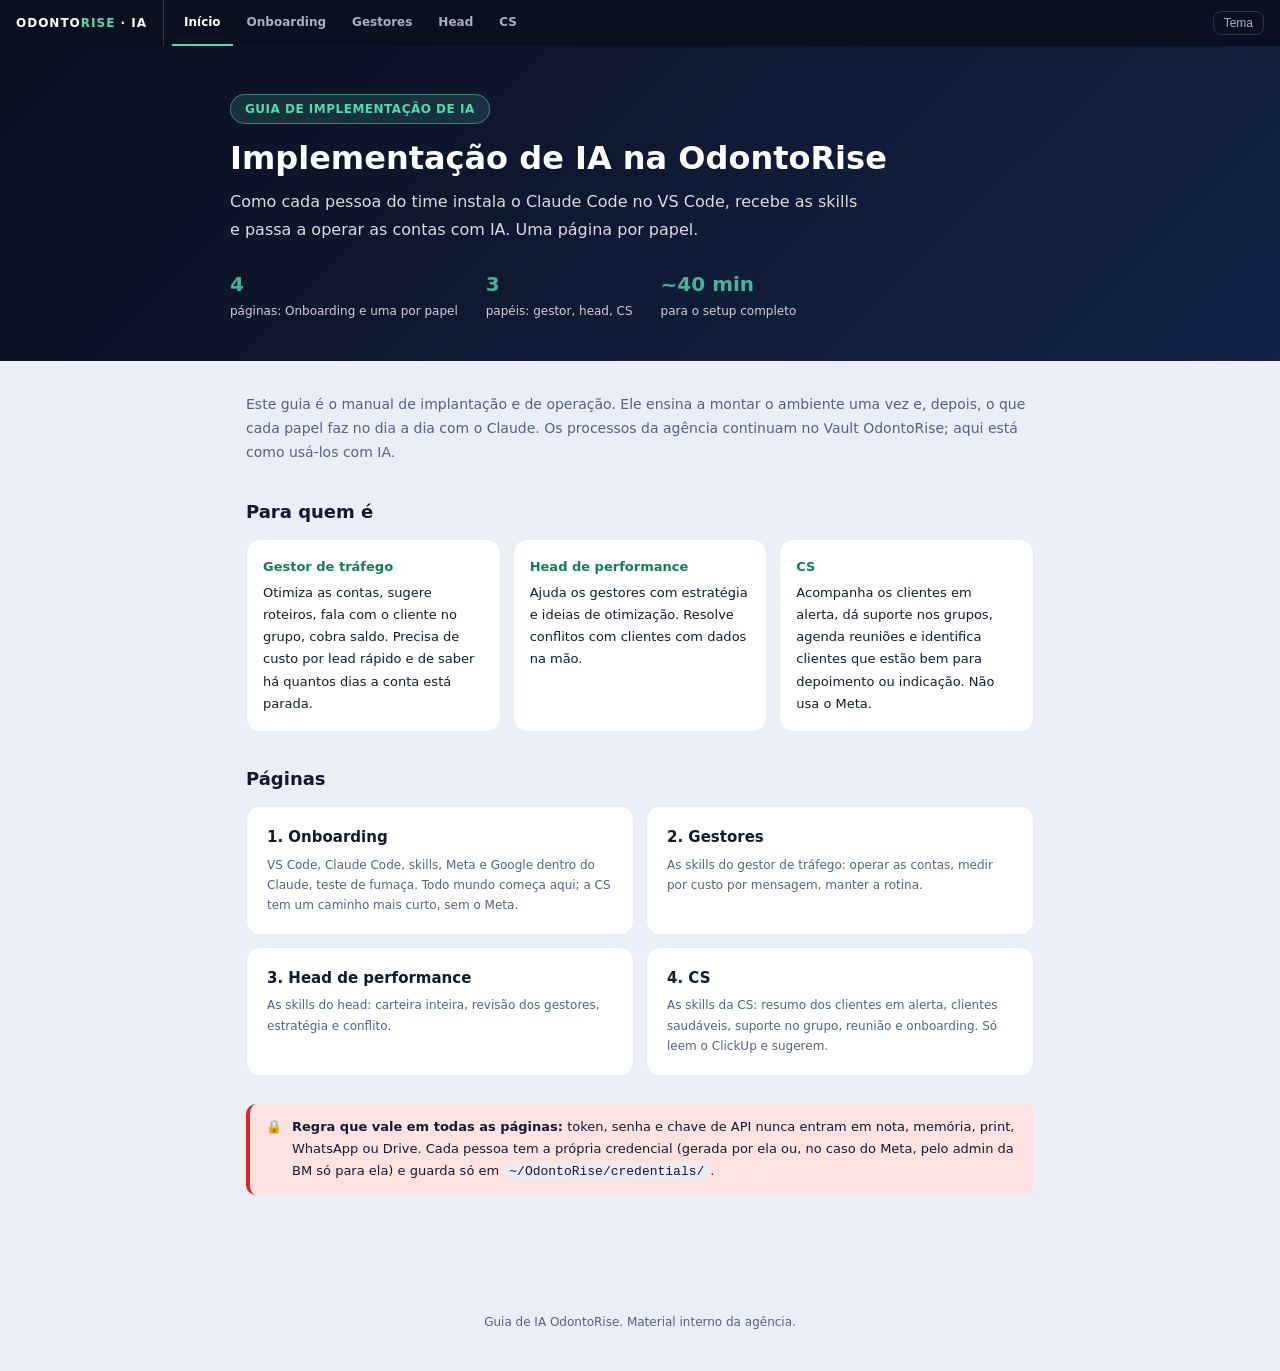
<file: index.html>
<!DOCTYPE html>
<html lang="pt-BR">
<head>
<meta charset="utf-8">
<meta name="viewport" content="width=device-width, initial-scale=1">
<meta name="color-scheme" content="light dark">
<meta name="robots" content="noindex, nofollow">
<title>Guia de IA OdontoRise</title>
<meta name="description" content="Guia interno de implementação de IA da OdontoRise: como instalar o Claude Code, receber as skills e operar as contas com IA, por papel.">
<link rel="stylesheet" href="assets/css/guia.css">
</head>
<body data-page="capa">
<nav class="nav">
  <a class="brand" href="./">ODONTO<span>RISE</span> · IA</a>
  <a class="item active" href="./">Início</a>
  <a class="item" href="onboarding/">Onboarding</a>
  <a class="item" href="gestores/">Gestores</a>
  <a class="item" href="head/">Head</a>
  <a class="item" href="cs/">CS</a>
  <button class="theme" type="button" aria-label="Alternar tema claro e escuro">Tema</button>
</nav>

<header class="hero">
  <div class="inner">
    <div class="badge">GUIA DE IMPLEMENTAÇÃO DE IA</div>
    <h1>Implementação de IA na OdontoRise</h1>
    <p class="sub">Como cada pessoa do time instala o Claude Code no VS Code, recebe as skills e passa a operar as contas com IA. Uma página por papel.</p>
    <div class="metrics">
      <div><strong>4</strong>páginas: Onboarding e uma por papel</div>
      <div><strong>3</strong>papéis: gestor, head, CS</div>
      <div><strong>~40 min</strong>para o setup completo</div>
    </div>
  </div>
</header>

<main class="container">
  <p class="intro">Este guia é o manual de implantação e de operação. Ele ensina a montar o ambiente uma vez e, depois, o que cada papel faz no dia a dia com o Claude. Os processos da agência continuam no Vault OdontoRise; aqui está como usá-los com IA.</p>

  <div class="divider"><h2>Para quem é</h2></div>
  <div class="roles">
    <div class="role"><strong>Gestor de tráfego</strong>Otimiza as contas, sugere roteiros, fala com o cliente no grupo, cobra saldo. Precisa de custo por lead rápido e de saber há quantos dias a conta está parada.</div>
    <div class="role"><strong>Head de performance</strong>Ajuda os gestores com estratégia e ideias de otimização. Resolve conflitos com clientes com dados na mão.</div>
    <div class="role"><strong>CS</strong>Acompanha os clientes em alerta, dá suporte nos grupos, agenda reuniões e identifica clientes que estão bem para depoimento ou indicação. Não usa o Meta.</div>
  </div>

  <div class="divider"><h2>Páginas</h2></div>
  <div class="pages">
    <a class="page-card" href="onboarding/"><div class="t">1. Onboarding</div><div class="s">VS Code, Claude Code, skills, Meta e Google dentro do Claude, teste de fumaça. Todo mundo começa aqui; a CS tem um caminho mais curto, sem o Meta.</div></a>
    <a class="page-card" href="gestores/"><div class="t">2. Gestores</div><div class="s">As skills do gestor de tráfego: operar as contas, medir por custo por mensagem, manter a rotina.</div></a>
    <a class="page-card" href="head/"><div class="t">3. Head de performance</div><div class="s">As skills do head: carteira inteira, revisão dos gestores, estratégia e conflito.</div></a>
    <a class="page-card" href="cs/"><div class="t">4. CS</div><div class="s">As skills da CS: resumo dos clientes em alerta, clientes saudáveis, suporte no grupo, reunião e onboarding. Só leem o ClickUp e sugerem.</div></a>
  </div>

  <div class="callout danger"><span class="ico">🔒</span><div><strong>Regra que vale em todas as páginas:</strong> token, senha e chave de API nunca entram em nota, memória, print, WhatsApp ou Drive. Cada pessoa tem a própria credencial (gerada por ela ou, no caso do Meta, pelo admin da BM só para ela) e guarda só em <code>~/OdontoRise/credentials/</code>.</div></div>
</main>

<footer class="footer">Guia de IA OdontoRise. Material interno da agência.</footer>
<button class="btt" type="button" aria-label="Voltar ao topo">↑</button>
<script src="assets/js/guia.js"></script>
</body>
</html>
</file>
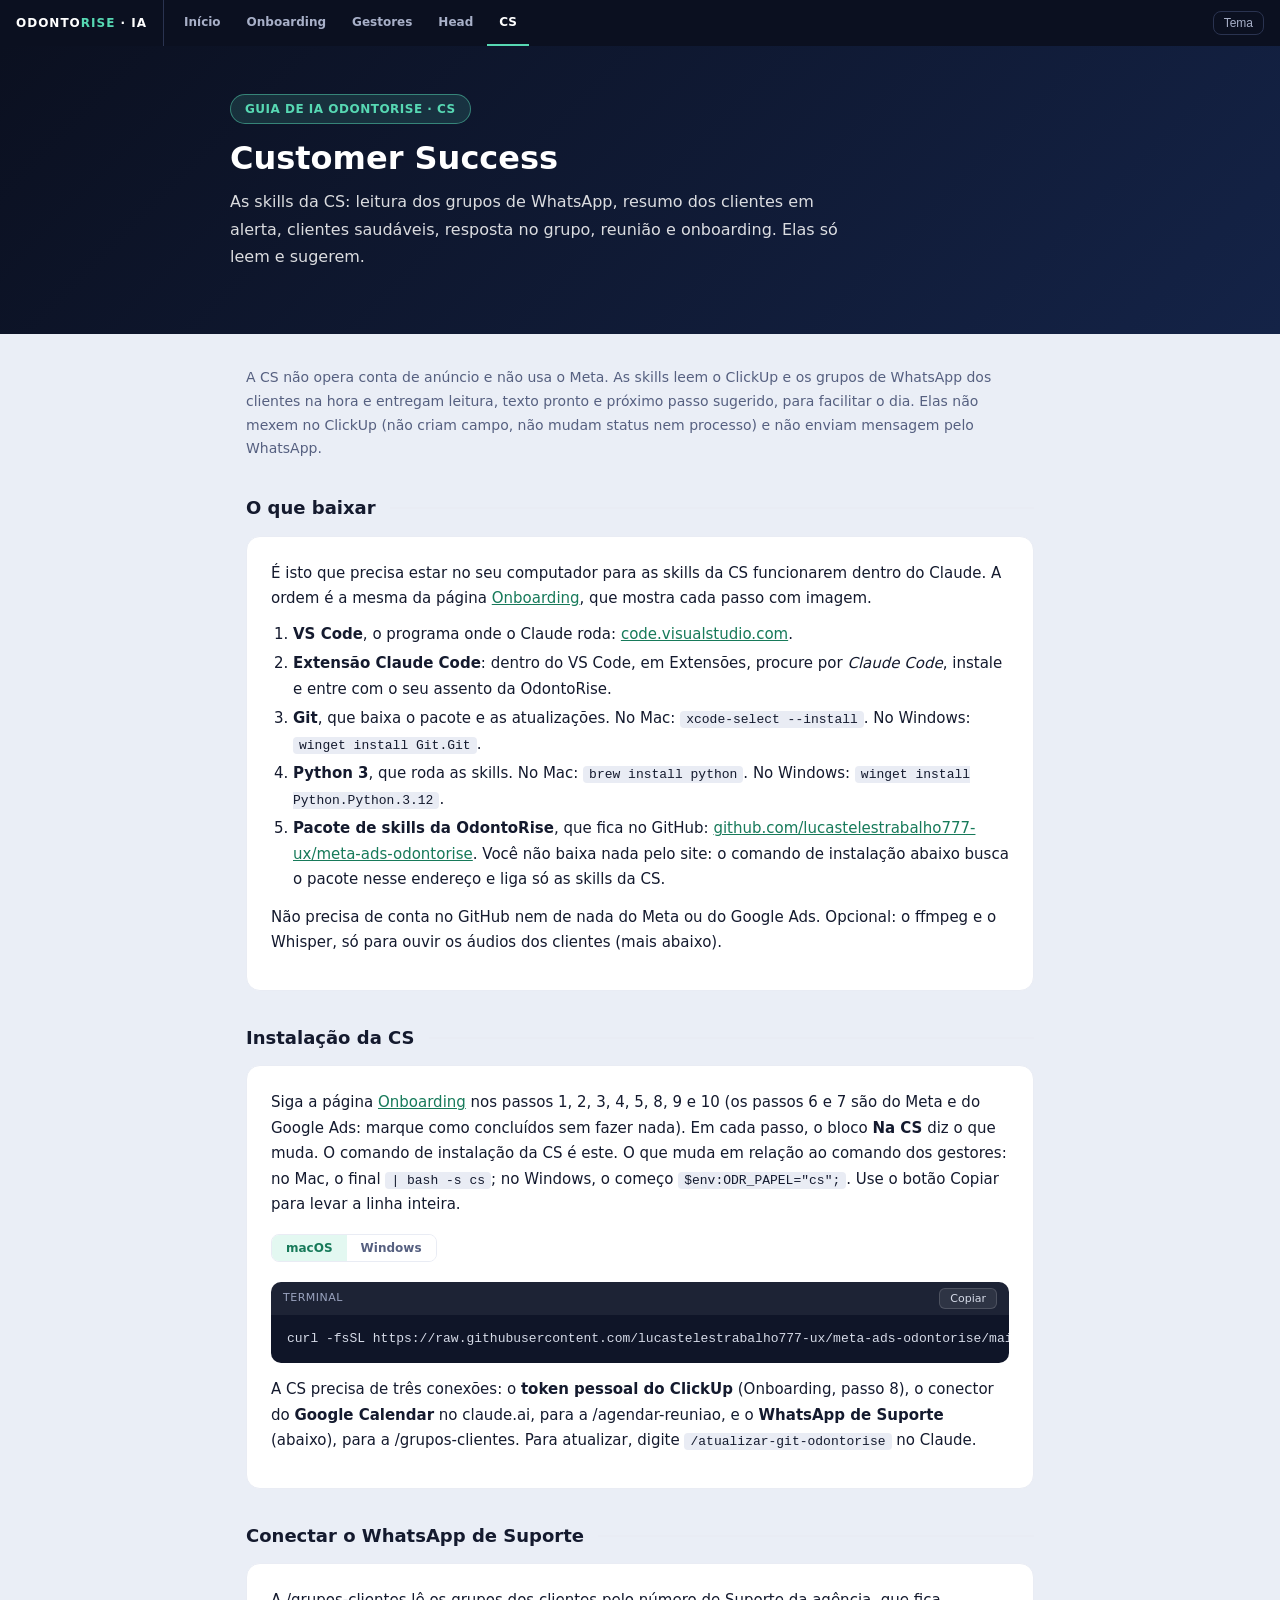
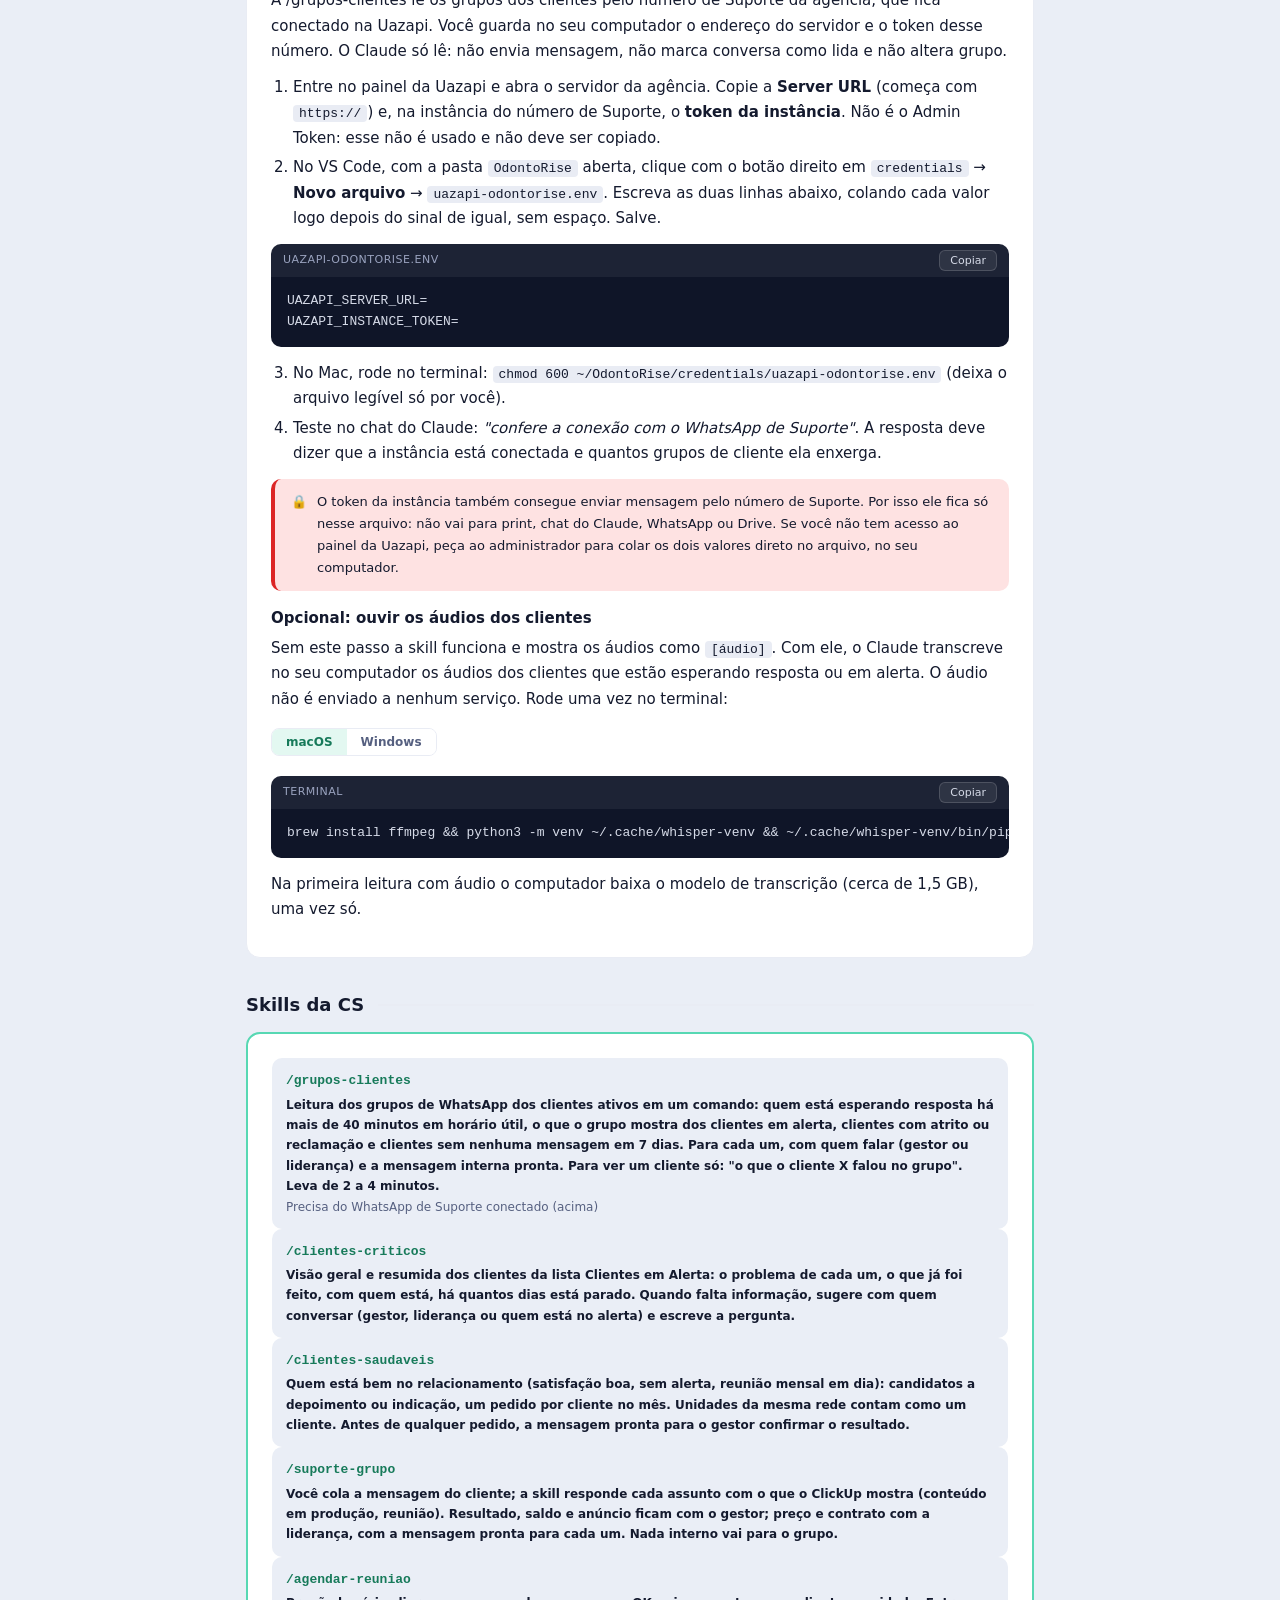
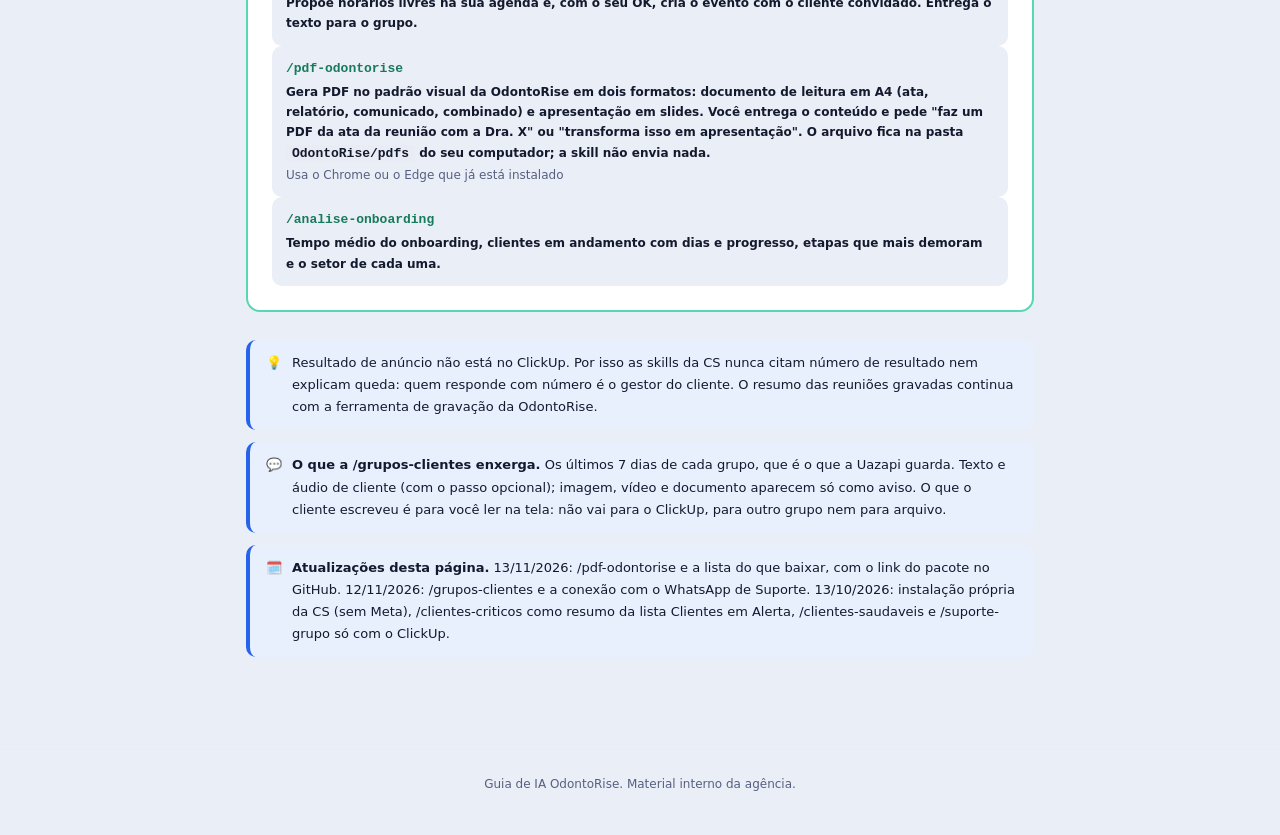
<file: cs/index.html>
<!DOCTYPE html>
<html lang="pt-BR">
<head>
<meta charset="utf-8">
<meta name="viewport" content="width=device-width, initial-scale=1">
<meta name="color-scheme" content="light dark">
<meta name="robots" content="noindex, nofollow">
<title>Customer Success · Guia de IA OdontoRise</title>
<meta name="description" content="As skills da CS: resumo dos clientes em alerta, clientes saudáveis, resposta no grupo, reunião e onboarding. Só leem o ClickUp e sugerem.">
<link rel="stylesheet" href="../assets/css/guia.css">
</head>
<body data-page="cs">
<nav class="nav">
  <a class="brand" href="../">ODONTO<span>RISE</span> · IA</a>
  <a class="item" href="../">Início</a>
  <a class="item" href="../onboarding/">Onboarding</a>
  <a class="item" href="../gestores/">Gestores</a>
  <a class="item" href="../head/">Head</a>
  <a class="item active" href="../cs/">CS</a>
  <button class="theme" type="button" aria-label="Alternar tema claro e escuro">Tema</button>
</nav>

<header class="hero">
  <div class="inner">
    <div class="badge">GUIA DE IA ODONTORISE · CS</div>
    <h1>Customer Success</h1>
    <p class="sub">As skills da CS: leitura dos grupos de WhatsApp, resumo dos clientes em alerta, clientes saudáveis, resposta no grupo, reunião e onboarding. Elas só leem e sugerem.</p>
  </div>
</header>

<main class="container">
  <p class="intro">A CS não opera conta de anúncio e não usa o Meta. As skills leem o ClickUp e os grupos de WhatsApp dos clientes na hora e entregam leitura, texto pronto e próximo passo sugerido, para facilitar o dia. Elas não mexem no ClickUp (não criam campo, não mudam status nem processo) e não enviam mensagem pelo WhatsApp.</p>

  <div class="divider"><h2>O que baixar</h2></div>
  <div class="card">
    <p>É isto que precisa estar no seu computador para as skills da CS funcionarem dentro do Claude. A ordem é a mesma da página <a href="../onboarding/">Onboarding</a>, que mostra cada passo com imagem.</p>
    <ol>
      <li><strong>VS Code</strong>, o programa onde o Claude roda: <a href="https://code.visualstudio.com/" target="_blank" rel="noopener">code.visualstudio.com</a>.</li>
      <li><strong>Extensão Claude Code</strong>: dentro do VS Code, em Extensões, procure por <em>Claude Code</em>, instale e entre com o seu assento da OdontoRise.</li>
      <li><strong>Git</strong>, que baixa o pacote e as atualizações. No Mac: <code>xcode-select --install</code>. No Windows: <code>winget install Git.Git</code>.</li>
      <li><strong>Python 3</strong>, que roda as skills. No Mac: <code>brew install python</code>. No Windows: <code>winget install Python.Python.3.12</code>.</li>
      <li><strong>Pacote de skills da OdontoRise</strong>, que fica no GitHub: <a href="https://github.com/lucastelestrabalho777-ux/meta-ads-odontorise" target="_blank" rel="noopener">github.com/lucastelestrabalho777-ux/meta-ads-odontorise</a>. Você não baixa nada pelo site: o comando de instalação abaixo busca o pacote nesse endereço e liga só as skills da CS.</li>
    </ol>
    <p>Não precisa de conta no GitHub nem de nada do Meta ou do Google Ads. Opcional: o ffmpeg e o Whisper, só para ouvir os áudios dos clientes (mais abaixo).</p>
  </div>

  <div class="divider"><h2>Instalação da CS</h2></div>
  <div class="card">
    <p>Siga a página <a href="../onboarding/">Onboarding</a> nos passos 1, 2, 3, 4, 5, 8, 9 e 10 (os passos 6 e 7 são do Meta e do Google Ads: marque como concluídos sem fazer nada). Em cada passo, o bloco <strong>Na CS</strong> diz o que muda. O comando de instalação da CS é este. O que muda em relação ao comando dos gestores: no Mac, o final <code>| bash -s cs</code>; no Windows, o começo <code>$env:ODR_PAPEL="cs";</code>. Use o botão Copiar para levar a linha inteira.</p>
    <div class="os-tabs" role="radiogroup" aria-label="Sistema operacional"><button type="button" data-os="mac" role="radio" aria-checked="false">macOS</button><button type="button" data-os="win" role="radio" aria-checked="false">Windows</button></div>
    <div class="os-panel" data-os="mac">
      <div class="code"><div class="code-head"><span>terminal</span><button class="copy-btn" type="button">Copiar</button></div><pre>curl -fsSL https://raw.githubusercontent.com/lucastelestrabalho777-ux/meta-ads-odontorise/main/instalar.sh | bash -s cs</pre></div>
    </div>
    <div class="os-panel" data-os="win">
      <div class="code"><div class="code-head"><span>powershell</span><button class="copy-btn" type="button">Copiar</button></div><pre>$env:ODR_PAPEL="cs"; irm https://raw.githubusercontent.com/lucastelestrabalho777-ux/meta-ads-odontorise/main/instalar.ps1 | iex</pre></div>
    </div>
    <p>A CS precisa de três conexões: o <strong>token pessoal do ClickUp</strong> (Onboarding, passo 8), o conector do <strong>Google Calendar</strong> no claude.ai, para a /agendar-reuniao, e o <strong>WhatsApp de Suporte</strong> (abaixo), para a /grupos-clientes. Para atualizar, digite <code>/atualizar-git-odontorise</code> no Claude.</p>
  </div>

  <div class="divider"><h2>Conectar o WhatsApp de Suporte</h2></div>
  <div class="card">
    <p>A /grupos-clientes lê os grupos dos clientes pelo número de Suporte da agência, que fica conectado na Uazapi. Você guarda no seu computador o endereço do servidor e o token desse número. O Claude só lê: não envia mensagem, não marca conversa como lida e não altera grupo.</p>
    <ol>
      <li>Entre no painel da Uazapi e abra o servidor da agência. Copie a <strong>Server URL</strong> (começa com <code>https://</code>) e, na instância do número de Suporte, o <strong>token da instância</strong>. Não é o Admin Token: esse não é usado e não deve ser copiado.</li>
      <li>No VS Code, com a pasta <code>OdontoRise</code> aberta, clique com o botão direito em <code>credentials</code> → <strong>Novo arquivo</strong> → <code>uazapi-odontorise.env</code>. Escreva as duas linhas abaixo, colando cada valor logo depois do sinal de igual, sem espaço. Salve.</li>
    </ol>
    <div class="code"><div class="code-head"><span>uazapi-odontorise.env</span><button class="copy-btn" type="button">Copiar</button></div><pre>UAZAPI_SERVER_URL=
UAZAPI_INSTANCE_TOKEN=</pre></div>
    <ol start="3">
      <li>No Mac, rode no terminal: <code>chmod 600 ~/OdontoRise/credentials/uazapi-odontorise.env</code> (deixa o arquivo legível só por você).</li>
      <li>Teste no chat do Claude: <em>"confere a conexão com o WhatsApp de Suporte"</em>. A resposta deve dizer que a instância está conectada e quantos grupos de cliente ela enxerga.</li>
    </ol>
    <div class="callout danger"><span class="ico">🔒</span><div>O token da instância também consegue enviar mensagem pelo número de Suporte. Por isso ele fica só nesse arquivo: não vai para print, chat do Claude, WhatsApp ou Drive. Se você não tem acesso ao painel da Uazapi, peça ao administrador para colar os dois valores direto no arquivo, no seu computador.</div></div>
    <h3>Opcional: ouvir os áudios dos clientes</h3>
    <p>Sem este passo a skill funciona e mostra os áudios como <code>[áudio]</code>. Com ele, o Claude transcreve no seu computador os áudios dos clientes que estão esperando resposta ou em alerta. O áudio não é enviado a nenhum serviço. Rode uma vez no terminal:</p>
    <div class="os-tabs" role="radiogroup" aria-label="Sistema operacional"><button type="button" data-os="mac" role="radio" aria-checked="false">macOS</button><button type="button" data-os="win" role="radio" aria-checked="false">Windows</button></div>
    <div class="os-panel" data-os="mac">
      <div class="code"><div class="code-head"><span>terminal</span><button class="copy-btn" type="button">Copiar</button></div><pre>brew install ffmpeg && python3 -m venv ~/.cache/whisper-venv && ~/.cache/whisper-venv/bin/pip install mlx-whisper</pre></div>
    </div>
    <div class="os-panel" data-os="win">
      <div class="code"><div class="code-head"><span>powershell</span><button class="copy-btn" type="button">Copiar</button></div><pre>winget install Gyan.FFmpeg; python -m venv $HOME\whisper-venv; & $HOME\whisper-venv\Scripts\pip install faster-whisper</pre></div>
    </div>
    <p>Na primeira leitura com áudio o computador baixa o modelo de transcrição (cerca de 1,5 GB), uma vez só.</p>
  </div>

  <div class="divider"><h2>Skills da CS</h2></div>
  <div class="skills">
      <div class="skill"><div class="cmd">/grupos-clientes</div><div class="what">Leitura dos grupos de WhatsApp dos clientes ativos em um comando: quem está esperando resposta há mais de 40 minutos em horário útil, o que o grupo mostra dos clientes em alerta, clientes com atrito ou reclamação e clientes sem nenhuma mensagem em 7 dias. Para cada um, com quem falar (gestor ou liderança) e a mensagem interna pronta. Para ver um cliente só: "o que o cliente X falou no grupo". Leva de 2 a 4 minutos.</div><div class="gain">Precisa do WhatsApp de Suporte conectado (acima)</div></div>
      <div class="skill"><div class="cmd">/clientes-criticos</div><div class="what">Visão geral e resumida dos clientes da lista Clientes em Alerta: o problema de cada um, o que já foi feito, com quem está, há quantos dias está parado. Quando falta informação, sugere com quem conversar (gestor, liderança ou quem está no alerta) e escreve a pergunta.</div></div>
      <div class="skill"><div class="cmd">/clientes-saudaveis</div><div class="what">Quem está bem no relacionamento (satisfação boa, sem alerta, reunião mensal em dia): candidatos a depoimento ou indicação, um pedido por cliente no mês. Unidades da mesma rede contam como um cliente. Antes de qualquer pedido, a mensagem pronta para o gestor confirmar o resultado.</div></div>
      <div class="skill"><div class="cmd">/suporte-grupo</div><div class="what">Você cola a mensagem do cliente; a skill responde cada assunto com o que o ClickUp mostra (conteúdo em produção, reunião). Resultado, saldo e anúncio ficam com o gestor; preço e contrato com a liderança, com a mensagem pronta para cada um. Nada interno vai para o grupo.</div></div>
      <div class="skill"><div class="cmd">/agendar-reuniao</div><div class="what">Propõe horários livres na sua agenda e, com o seu OK, cria o evento com o cliente convidado. Entrega o texto para o grupo.</div></div>
      <div class="skill"><div class="cmd">/pdf-odontorise</div><div class="what">Gera PDF no padrão visual da OdontoRise em dois formatos: documento de leitura em A4 (ata, relatório, comunicado, combinado) e apresentação em slides. Você entrega o conteúdo e pede "faz um PDF da ata da reunião com a Dra. X" ou "transforma isso em apresentação". O arquivo fica na pasta <code>OdontoRise/pdfs</code> do seu computador; a skill não envia nada.</div><div class="gain">Usa o Chrome ou o Edge que já está instalado</div></div>
      <div class="skill"><div class="cmd">/analise-onboarding</div><div class="what">Tempo médio do onboarding, clientes em andamento com dias e progresso, etapas que mais demoram e o setor de cada uma.</div></div>
  </div>

  <div class="callout"><span class="ico">💡</span><div>Resultado de anúncio não está no ClickUp. Por isso as skills da CS nunca citam número de resultado nem explicam queda: quem responde com número é o gestor do cliente. O resumo das reuniões gravadas continua com a ferramenta de gravação da OdontoRise.</div></div>
  <div class="callout"><span class="ico">💬</span><div><strong>O que a /grupos-clientes enxerga.</strong> Os últimos 7 dias de cada grupo, que é o que a Uazapi guarda. Texto e áudio de cliente (com o passo opcional); imagem, vídeo e documento aparecem só como aviso. O que o cliente escreveu é para você ler na tela: não vai para o ClickUp, para outro grupo nem para arquivo.</div></div>
  <div class="callout"><span class="ico">🗓️</span><div><strong>Atualizações desta página.</strong> 13/11/2026: /pdf-odontorise e a lista do que baixar, com o link do pacote no GitHub. 12/11/2026: /grupos-clientes e a conexão com o WhatsApp de Suporte. 13/10/2026: instalação própria da CS (sem Meta), /clientes-criticos como resumo da lista Clientes em Alerta, /clientes-saudaveis e /suporte-grupo só com o ClickUp.</div></div>
</main>

<footer class="footer">Guia de IA OdontoRise. Material interno da agência.</footer>
<button class="btt" type="button" aria-label="Voltar ao topo">↑</button>
<script src="../assets/js/guia.js"></script>
</body>
</html>
</file>
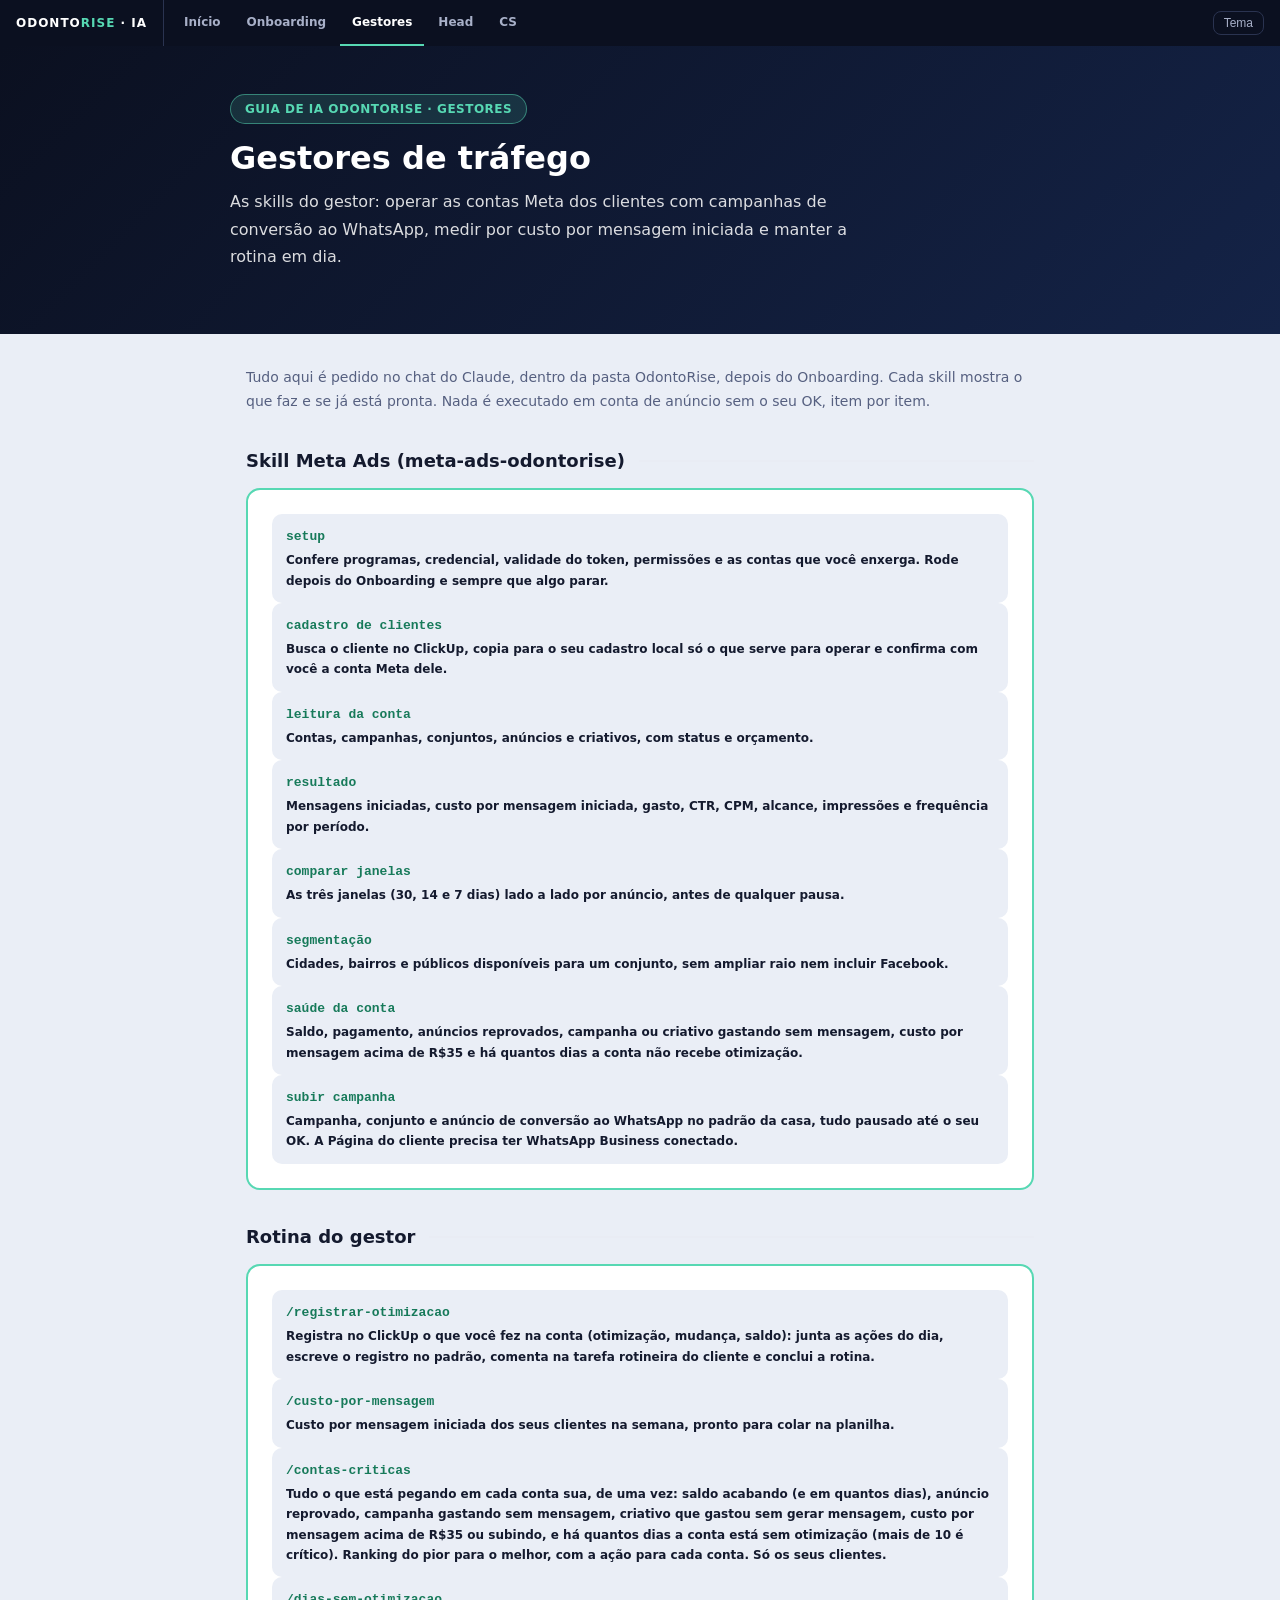
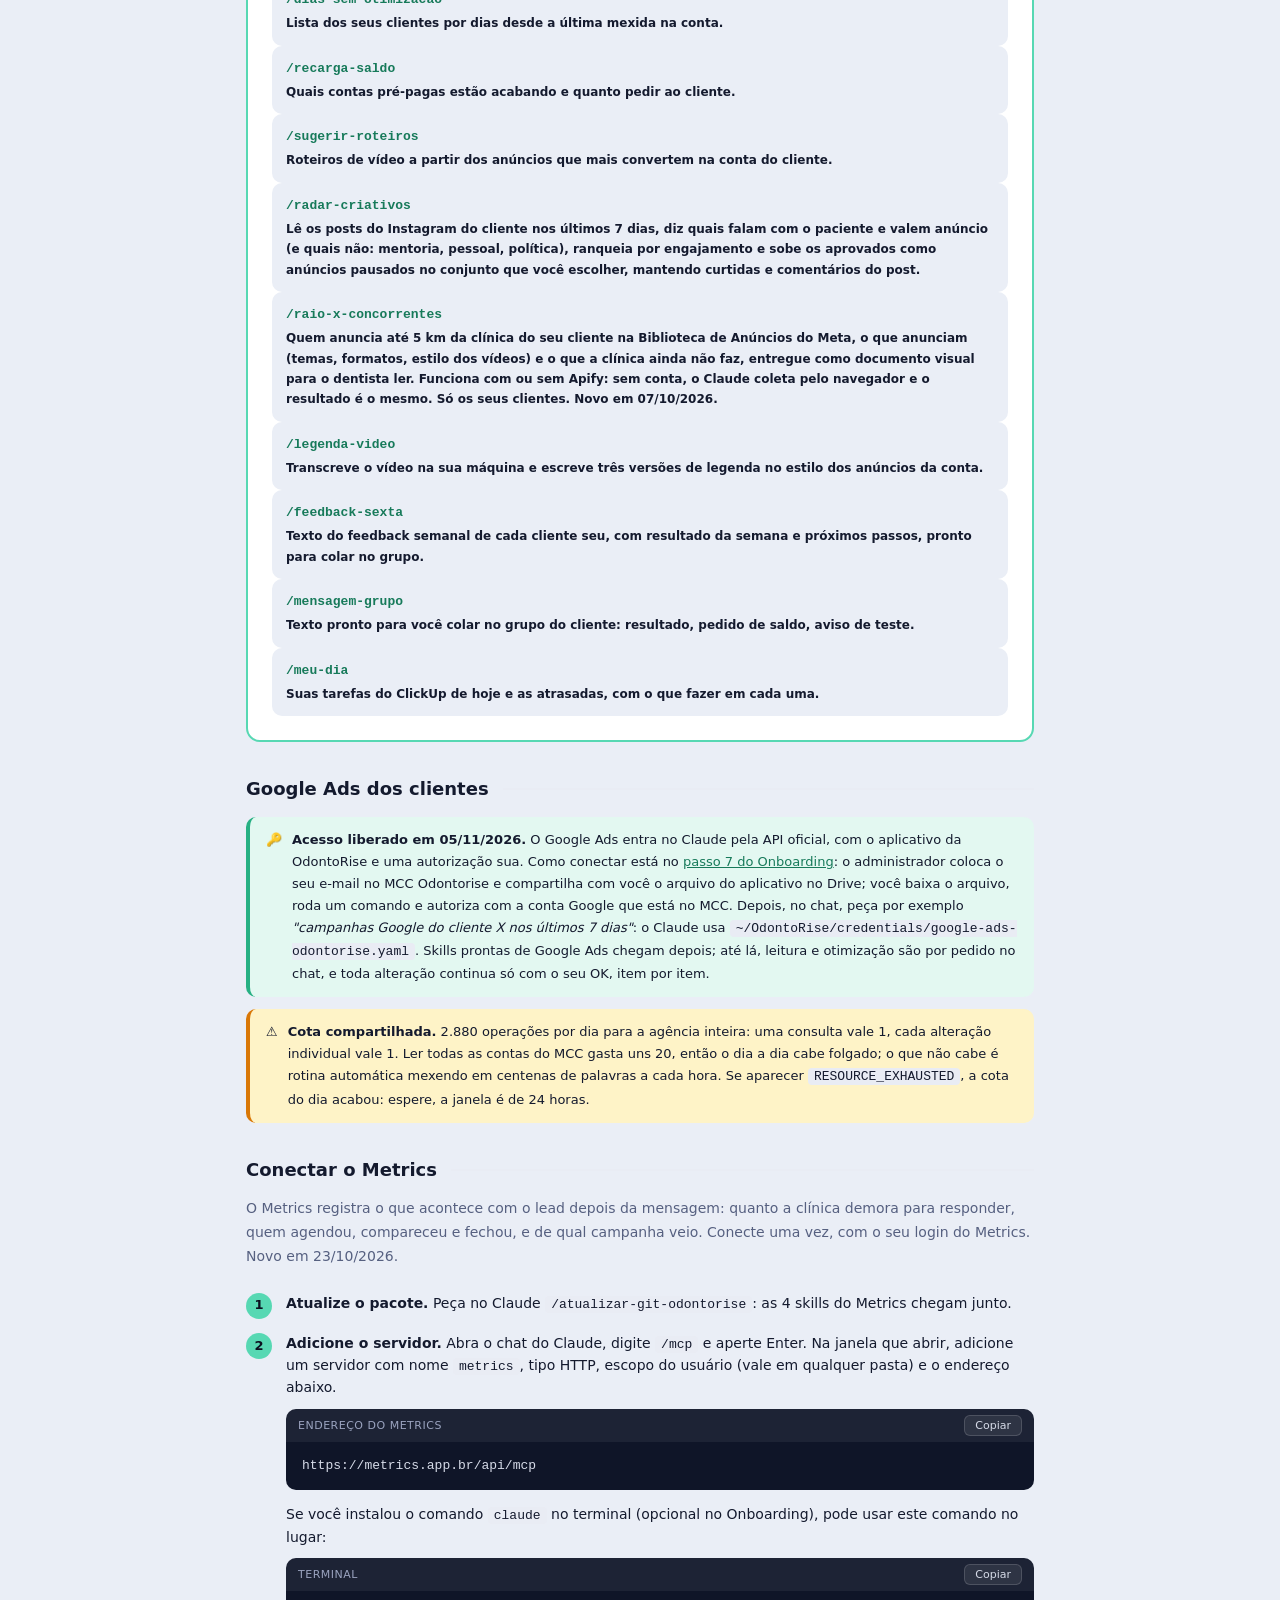
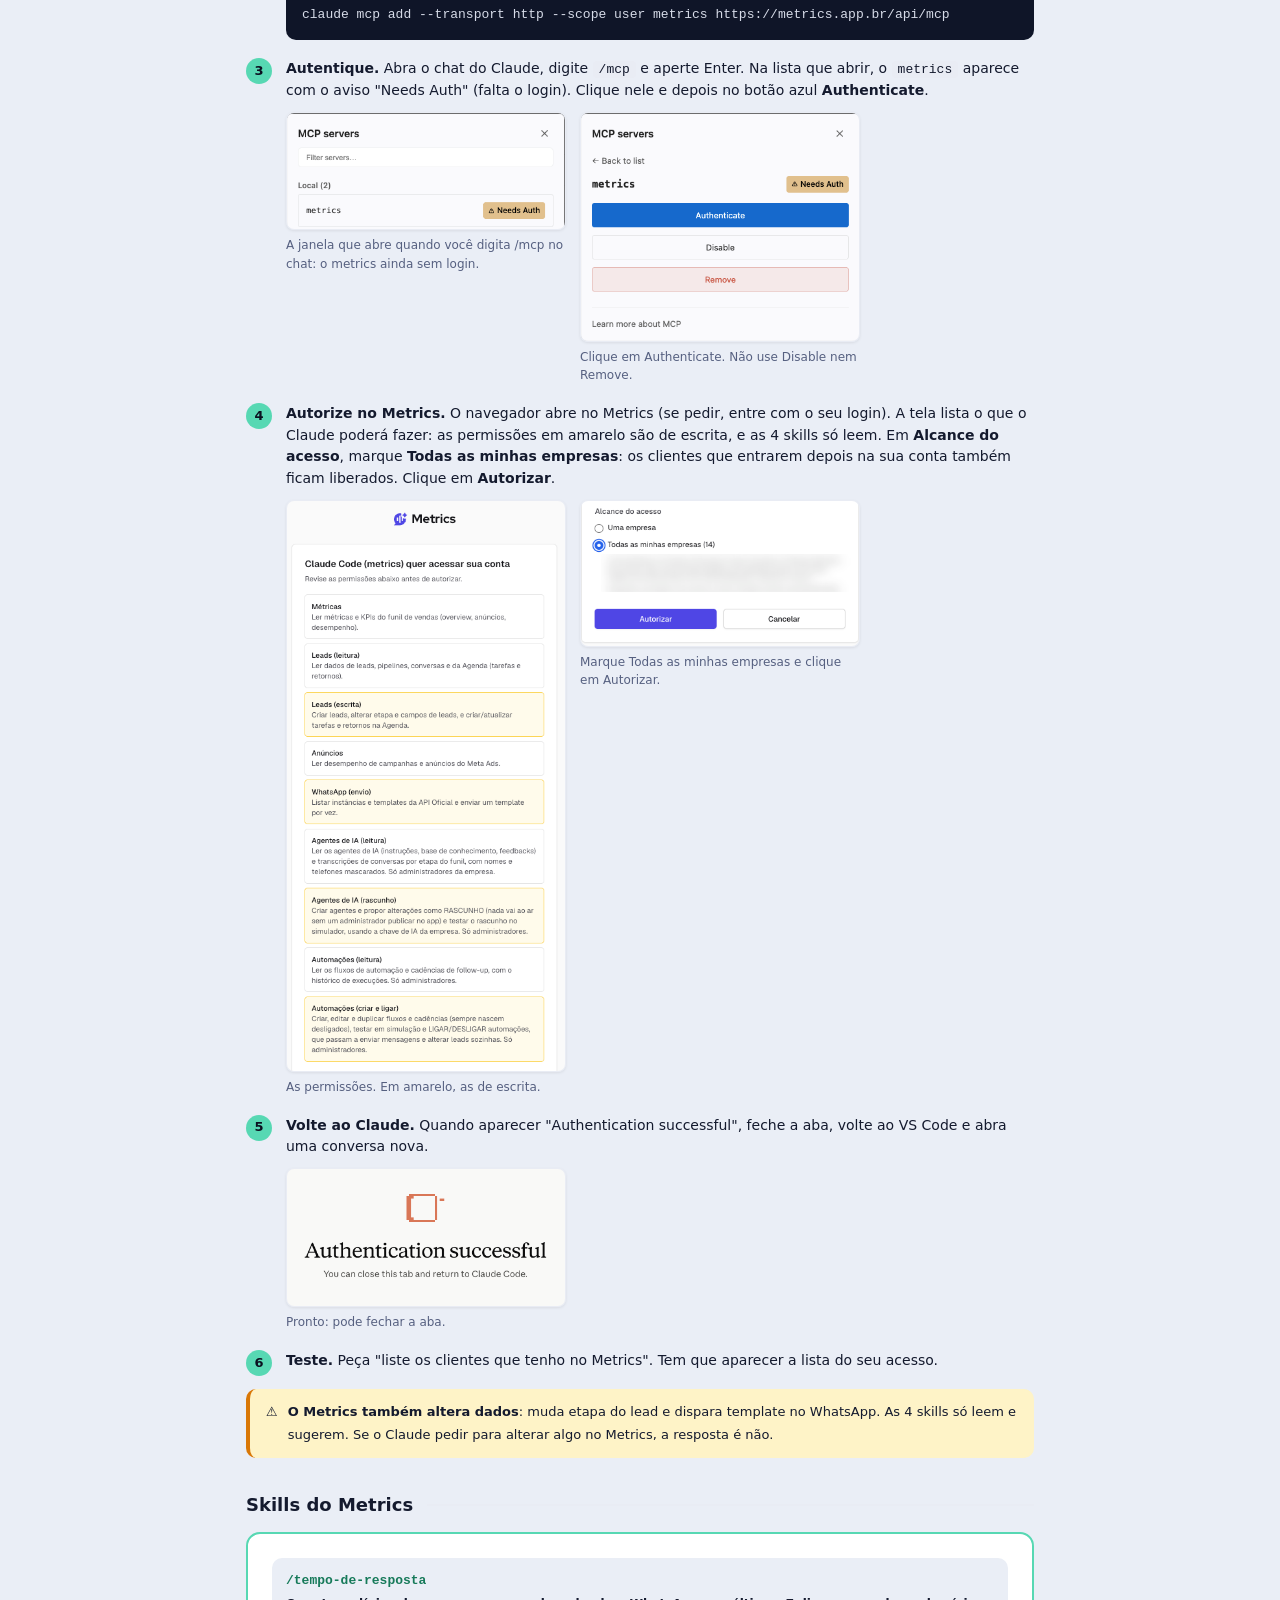
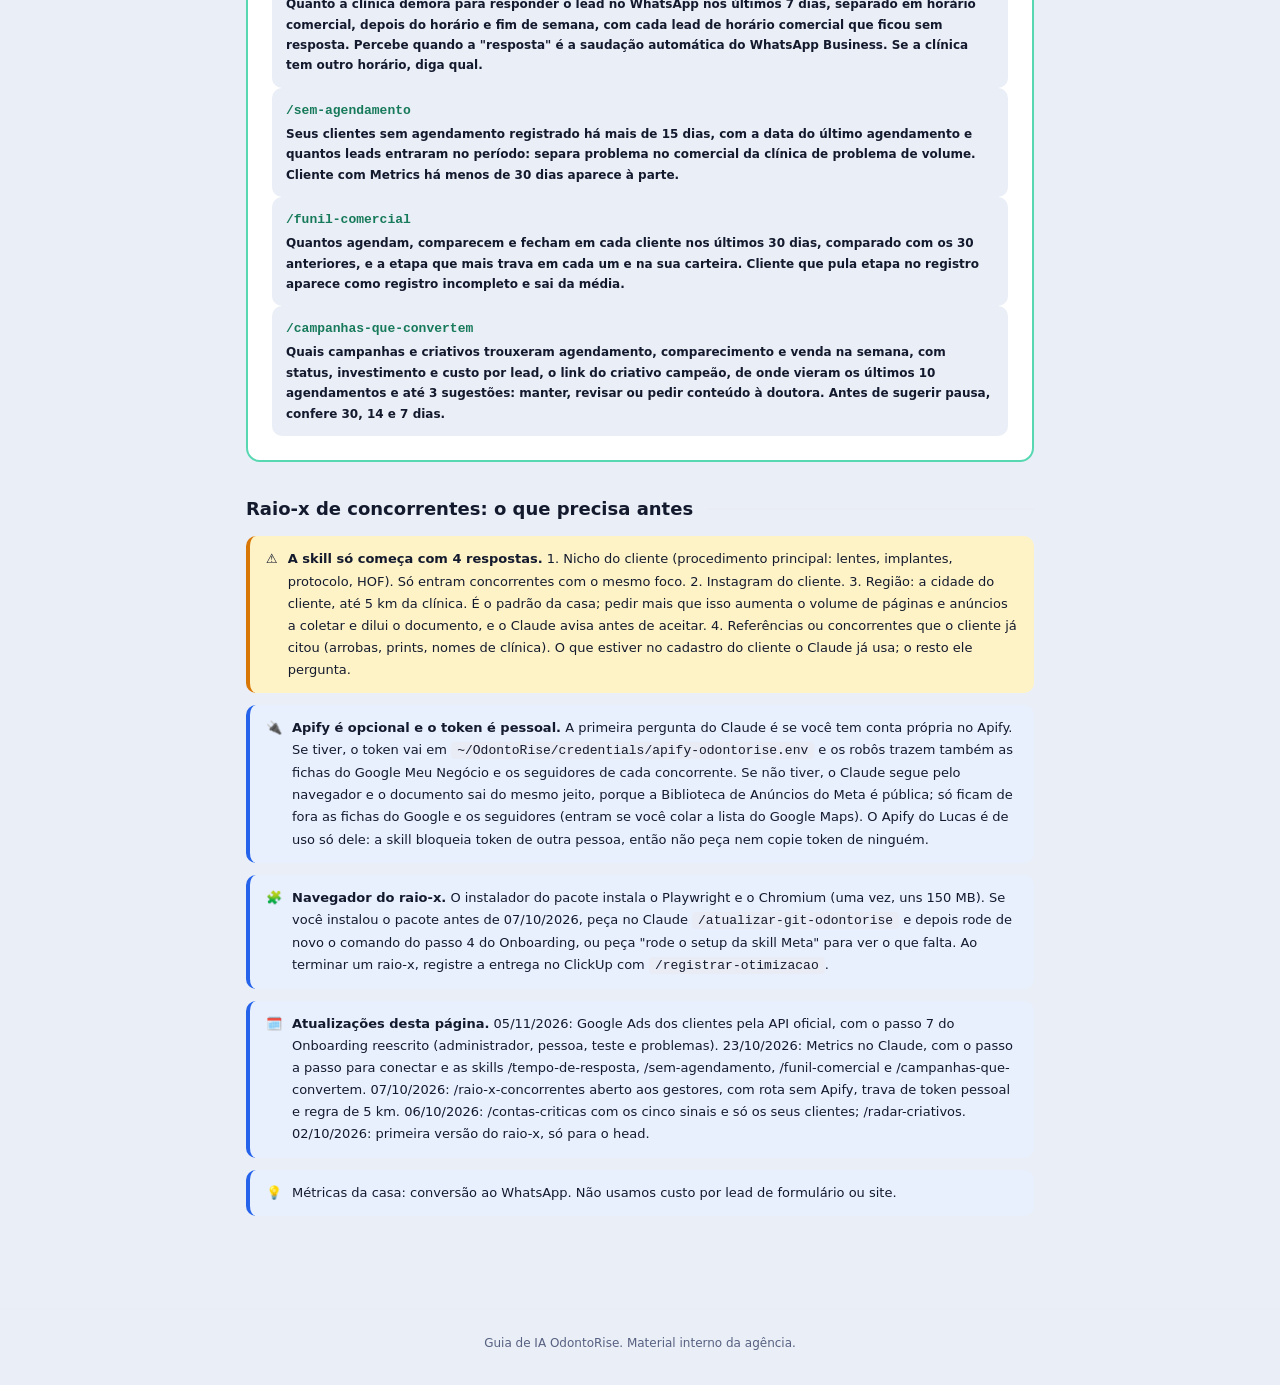
<file: gestores/index.html>
<!DOCTYPE html>
<html lang="pt-BR">
<head>
<meta charset="utf-8">
<meta name="viewport" content="width=device-width, initial-scale=1">
<meta name="color-scheme" content="light dark">
<meta name="robots" content="noindex, nofollow">
<title>Gestores de tráfego · Guia de IA OdontoRise</title>
<meta name="description" content="As skills do gestor: operar as contas Meta dos clientes com campanhas de conversão ao WhatsApp, medir por custo por mensagem iniciada e manter a rotina em dia.">
<link rel="stylesheet" href="../assets/css/guia.css">
</head>
<body data-page="gestores">
<nav class="nav">
  <a class="brand" href="../">ODONTO<span>RISE</span> · IA</a>
  <a class="item" href="../">Início</a>
  <a class="item" href="../onboarding/">Onboarding</a>
  <a class="item active" href="../gestores/">Gestores</a>
  <a class="item" href="../head/">Head</a>
  <a class="item" href="../cs/">CS</a>
  <button class="theme" type="button" aria-label="Alternar tema claro e escuro">Tema</button>
</nav>

<header class="hero">
  <div class="inner">
    <div class="badge">GUIA DE IA ODONTORISE · GESTORES</div>
    <h1>Gestores de tráfego</h1>
    <p class="sub">As skills do gestor: operar as contas Meta dos clientes com campanhas de conversão ao WhatsApp, medir por custo por mensagem iniciada e manter a rotina em dia.</p>
  </div>
</header>

<main class="container">
  <p class="intro">Tudo aqui é pedido no chat do Claude, dentro da pasta OdontoRise, depois do Onboarding. Cada skill mostra o que faz e se já está pronta. Nada é executado em conta de anúncio sem o seu OK, item por item.</p>
  <div class="divider"><h2>Skill Meta Ads (meta-ads-odontorise)</h2></div>
  <div class="skills">
      <div class="skill"><div class="cmd">setup</div><div class="what">Confere programas, credencial, validade do token, permissões e as contas que você enxerga. Rode depois do Onboarding e sempre que algo parar.</div></div>
      <div class="skill"><div class="cmd">cadastro de clientes</div><div class="what">Busca o cliente no ClickUp, copia para o seu cadastro local só o que serve para operar e confirma com você a conta Meta dele.</div></div>
      <div class="skill"><div class="cmd">leitura da conta</div><div class="what">Contas, campanhas, conjuntos, anúncios e criativos, com status e orçamento.</div></div>
      <div class="skill"><div class="cmd">resultado</div><div class="what">Mensagens iniciadas, custo por mensagem iniciada, gasto, CTR, CPM, alcance, impressões e frequência por período.</div></div>
      <div class="skill"><div class="cmd">comparar janelas</div><div class="what">As três janelas (30, 14 e 7 dias) lado a lado por anúncio, antes de qualquer pausa.</div></div>
      <div class="skill"><div class="cmd">segmentação</div><div class="what">Cidades, bairros e públicos disponíveis para um conjunto, sem ampliar raio nem incluir Facebook.</div></div>
      <div class="skill"><div class="cmd">saúde da conta</div><div class="what">Saldo, pagamento, anúncios reprovados, campanha ou criativo gastando sem mensagem, custo por mensagem acima de R$35 e há quantos dias a conta não recebe otimização.</div></div>
      <div class="skill"><div class="cmd">subir campanha</div><div class="what">Campanha, conjunto e anúncio de conversão ao WhatsApp no padrão da casa, tudo pausado até o seu OK. A Página do cliente precisa ter WhatsApp Business conectado.</div></div>
  </div>
  <div class="divider"><h2>Rotina do gestor</h2></div>
  <div class="skills">
      <div class="skill"><div class="cmd">/registrar-otimizacao</div><div class="what">Registra no ClickUp o que você fez na conta (otimização, mudança, saldo): junta as ações do dia, escreve o registro no padrão, comenta na tarefa rotineira do cliente e conclui a rotina.</div></div>
      <div class="skill"><div class="cmd">/custo-por-mensagem</div><div class="what">Custo por mensagem iniciada dos seus clientes na semana, pronto para colar na planilha.</div></div>
      <div class="skill"><div class="cmd">/contas-criticas</div><div class="what">Tudo o que está pegando em cada conta sua, de uma vez: saldo acabando (e em quantos dias), anúncio reprovado, campanha gastando sem mensagem, criativo que gastou sem gerar mensagem, custo por mensagem acima de R$35 ou subindo, e há quantos dias a conta está sem otimização (mais de 10 é crítico). Ranking do pior para o melhor, com a ação para cada conta. Só os seus clientes.</div></div>
      <div class="skill"><div class="cmd">/dias-sem-otimizacao</div><div class="what">Lista dos seus clientes por dias desde a última mexida na conta.</div></div>
      <div class="skill"><div class="cmd">/recarga-saldo</div><div class="what">Quais contas pré-pagas estão acabando e quanto pedir ao cliente.</div></div>
      <div class="skill"><div class="cmd">/sugerir-roteiros</div><div class="what">Roteiros de vídeo a partir dos anúncios que mais convertem na conta do cliente.</div></div>
      <div class="skill"><div class="cmd">/radar-criativos</div><div class="what">Lê os posts do Instagram do cliente nos últimos 7 dias, diz quais falam com o paciente e valem anúncio (e quais não: mentoria, pessoal, política), ranqueia por engajamento e sobe os aprovados como anúncios pausados no conjunto que você escolher, mantendo curtidas e comentários do post.</div></div>
      <div class="skill"><div class="cmd">/raio-x-concorrentes</div><div class="what">Quem anuncia até 5 km da clínica do seu cliente na Biblioteca de Anúncios do Meta, o que anunciam (temas, formatos, estilo dos vídeos) e o que a clínica ainda não faz, entregue como documento visual para o dentista ler. Funciona com ou sem Apify: sem conta, o Claude coleta pelo navegador e o resultado é o mesmo. Só os seus clientes. Novo em 07/10/2026.</div></div>
      <div class="skill"><div class="cmd">/legenda-video</div><div class="what">Transcreve o vídeo na sua máquina e escreve três versões de legenda no estilo dos anúncios da conta.</div></div>
      <div class="skill"><div class="cmd">/feedback-sexta</div><div class="what">Texto do feedback semanal de cada cliente seu, com resultado da semana e próximos passos, pronto para colar no grupo.</div></div>
      <div class="skill"><div class="cmd">/mensagem-grupo</div><div class="what">Texto pronto para você colar no grupo do cliente: resultado, pedido de saldo, aviso de teste.</div></div>
      <div class="skill"><div class="cmd">/meu-dia</div><div class="what">Suas tarefas do ClickUp de hoje e as atrasadas, com o que fazer em cada uma.</div></div>
  </div>

  <div class="divider" id="google-ads"><h2>Google Ads dos clientes</h2></div>
  <div class="callout ok"><span class="ico">🔑</span><div><strong>Acesso liberado em 05/11/2026.</strong> O Google Ads entra no Claude pela API oficial, com o aplicativo da OdontoRise e uma autorização sua. Como conectar está no <a href="../onboarding/#p7">passo 7 do Onboarding</a>: o administrador coloca o seu e-mail no MCC Odontorise e compartilha com você o arquivo do aplicativo no Drive; você baixa o arquivo, roda um comando e autoriza com a conta Google que está no MCC. Depois, no chat, peça por exemplo <em>"campanhas Google do cliente X nos últimos 7 dias"</em>: o Claude usa <code>~/OdontoRise/credentials/google-ads-odontorise.yaml</code>. Skills prontas de Google Ads chegam depois; até lá, leitura e otimização são por pedido no chat, e toda alteração continua só com o seu OK, item por item.</div></div>
  <div class="callout warn"><span class="ico">⚠️</span><div><strong>Cota compartilhada.</strong> 2.880 operações por dia para a agência inteira: uma consulta vale 1, cada alteração individual vale 1. Ler todas as contas do MCC gasta uns 20, então o dia a dia cabe folgado; o que não cabe é rotina automática mexendo em centenas de palavras a cada hora. Se aparecer <code>RESOURCE_EXHAUSTED</code>, a cota do dia acabou: espere, a janela é de 24 horas.</div></div>

  <div class="divider" id="conectar-metrics"><h2>Conectar o Metrics</h2></div>
  <p class="intro">O Metrics registra o que acontece com o lead depois da mensagem: quanto a clínica demora para responder, quem agendou, compareceu e fechou, e de qual campanha veio. Conecte uma vez, com o seu login do Metrics. Novo em 23/10/2026.</p>
  <ol class="passos">
    <li><strong>Atualize o pacote.</strong> Peça no Claude <code>/atualizar-git-odontorise</code>: as 4 skills do Metrics chegam junto.</li>
    <li><strong>Adicione o servidor.</strong> Abra o chat do Claude, digite <code>/mcp</code> e aperte Enter. Na janela que abrir, adicione um servidor com nome <code>metrics</code>, tipo HTTP, escopo do usuário (vale em qualquer pasta) e o endereço abaixo.
      <div class="code"><div class="code-head"><span>endereço do Metrics</span><button class="copy-btn" type="button">Copiar</button></div><pre>https://metrics.app.br/api/mcp</pre></div>
      Se você instalou o comando <code>claude</code> no terminal (opcional no Onboarding), pode usar este comando no lugar:
      <div class="code"><div class="code-head"><span>terminal</span><button class="copy-btn" type="button">Copiar</button></div><pre>claude mcp add --transport http --scope user metrics https://metrics.app.br/api/mcp</pre></div>
    </li>
    <li><strong>Autentique.</strong> Abra o chat do Claude, digite <code>/mcp</code> e aperte Enter. Na lista que abrir, o <code>metrics</code> aparece com o aviso "Needs Auth" (falta o login). Clique nele e depois no botão azul <strong>Authenticate</strong>.
      <div class="shots">
        <figure><img src="../assets/img/metrics/1-lista-mcp.png" alt="Lista do /mcp com o servidor metrics marcado como Needs Auth"><figcaption>A janela que abre quando você digita /mcp no chat: o metrics ainda sem login.</figcaption></figure>
        <figure><img src="../assets/img/metrics/2-authenticate.png" alt="Tela do servidor metrics com o botão Authenticate"><figcaption>Clique em Authenticate. Não use Disable nem Remove.</figcaption></figure>
      </div>
    </li>
    <li><strong>Autorize no Metrics.</strong> O navegador abre no Metrics (se pedir, entre com o seu login). A tela lista o que o Claude poderá fazer: as permissões em amarelo são de escrita, e as 4 skills só leem. Em <strong>Alcance do acesso</strong>, marque <strong>Todas as minhas empresas</strong>: os clientes que entrarem depois na sua conta também ficam liberados. Clique em <strong>Autorizar</strong>.
      <div class="shots">
        <figure><img src="../assets/img/metrics/3-permissoes.png" alt="Tela de permissões do Metrics para o Claude Code"><figcaption>As permissões. Em amarelo, as de escrita.</figcaption></figure>
        <figure><img src="../assets/img/metrics/4-alcance.png" alt="Alcance do acesso com Todas as minhas empresas marcada"><figcaption>Marque Todas as minhas empresas e clique em Autorizar.</figcaption></figure>
      </div>
    </li>
    <li><strong>Volte ao Claude.</strong> Quando aparecer "Authentication successful", feche a aba, volte ao VS Code e abra uma conversa nova.
      <div class="shots"><figure><img src="../assets/img/metrics/5-sucesso.png" alt="Authentication successful"><figcaption>Pronto: pode fechar a aba.</figcaption></figure></div>
    </li>
    <li><strong>Teste.</strong> Peça "liste os clientes que tenho no Metrics". Tem que aparecer a lista do seu acesso.</li>
  </ol>
  <div class="callout warn"><span class="ico">⚠️</span><div><strong>O Metrics também altera dados</strong>: muda etapa do lead e dispara template no WhatsApp. As 4 skills só leem e sugerem. Se o Claude pedir para alterar algo no Metrics, a resposta é não.</div></div>

  <div class="divider"><h2>Skills do Metrics</h2></div>
  <div class="skills">
      <div class="skill"><div class="cmd">/tempo-de-resposta</div><div class="what">Quanto a clínica demora para responder o lead no WhatsApp nos últimos 7 dias, separado em horário comercial, depois do horário e fim de semana, com cada lead de horário comercial que ficou sem resposta. Percebe quando a "resposta" é a saudação automática do WhatsApp Business. Se a clínica tem outro horário, diga qual.</div></div>
      <div class="skill"><div class="cmd">/sem-agendamento</div><div class="what">Seus clientes sem agendamento registrado há mais de 15 dias, com a data do último agendamento e quantos leads entraram no período: separa problema no comercial da clínica de problema de volume. Cliente com Metrics há menos de 30 dias aparece à parte.</div></div>
      <div class="skill"><div class="cmd">/funil-comercial</div><div class="what">Quantos agendam, comparecem e fecham em cada cliente nos últimos 30 dias, comparado com os 30 anteriores, e a etapa que mais trava em cada um e na sua carteira. Cliente que pula etapa no registro aparece como registro incompleto e sai da média.</div></div>
      <div class="skill"><div class="cmd">/campanhas-que-convertem</div><div class="what">Quais campanhas e criativos trouxeram agendamento, comparecimento e venda na semana, com status, investimento e custo por lead, o link do criativo campeão, de onde vieram os últimos 10 agendamentos e até 3 sugestões: manter, revisar ou pedir conteúdo à doutora. Antes de sugerir pausa, confere 30, 14 e 7 dias.</div></div>
  </div>

  <div class="divider"><h2>Raio-x de concorrentes: o que precisa antes</h2></div>
  <div class="callout warn"><span class="ico">⚠️</span><div><strong>A skill só começa com 4 respostas.</strong> 1. Nicho do cliente (procedimento principal: lentes, implantes, protocolo, HOF). Só entram concorrentes com o mesmo foco. 2. Instagram do cliente. 3. Região: a cidade do cliente, até 5 km da clínica. É o padrão da casa; pedir mais que isso aumenta o volume de páginas e anúncios a coletar e dilui o documento, e o Claude avisa antes de aceitar. 4. Referências ou concorrentes que o cliente já citou (arrobas, prints, nomes de clínica). O que estiver no cadastro do cliente o Claude já usa; o resto ele pergunta.</div></div>
  <div class="callout"><span class="ico">🔌</span><div><strong>Apify é opcional e o token é pessoal.</strong> A primeira pergunta do Claude é se você tem conta própria no Apify. Se tiver, o token vai em <code>~/OdontoRise/credentials/apify-odontorise.env</code> e os robôs trazem também as fichas do Google Meu Negócio e os seguidores de cada concorrente. Se não tiver, o Claude segue pelo navegador e o documento sai do mesmo jeito, porque a Biblioteca de Anúncios do Meta é pública; só ficam de fora as fichas do Google e os seguidores (entram se você colar a lista do Google Maps). O Apify do Lucas é de uso só dele: a skill bloqueia token de outra pessoa, então não peça nem copie token de ninguém.</div></div>
  <div class="callout"><span class="ico">🧩</span><div><strong>Navegador do raio-x.</strong> O instalador do pacote instala o Playwright e o Chromium (uma vez, uns 150 MB). Se você instalou o pacote antes de 07/10/2026, peça no Claude <code>/atualizar-git-odontorise</code> e depois rode de novo o comando do passo 4 do Onboarding, ou peça "rode o setup da skill Meta" para ver o que falta. Ao terminar um raio-x, registre a entrega no ClickUp com <code>/registrar-otimizacao</code>.</div></div>
  <div class="callout"><span class="ico">🗓️</span><div><strong>Atualizações desta página.</strong> 05/11/2026: Google Ads dos clientes pela API oficial, com o passo 7 do Onboarding reescrito (administrador, pessoa, teste e problemas). 23/10/2026: Metrics no Claude, com o passo a passo para conectar e as skills /tempo-de-resposta, /sem-agendamento, /funil-comercial e /campanhas-que-convertem. 07/10/2026: /raio-x-concorrentes aberto aos gestores, com rota sem Apify, trava de token pessoal e regra de 5 km. 06/10/2026: /contas-criticas com os cinco sinais e só os seus clientes; /radar-criativos. 02/10/2026: primeira versão do raio-x, só para o head.</div></div>

  <div class="callout"><span class="ico">💡</span><div>Métricas da casa: conversão ao WhatsApp. Não usamos custo por lead de formulário ou site.</div></div>
</main>

<footer class="footer">Guia de IA OdontoRise. Material interno da agência.</footer>
<button class="btt" type="button" aria-label="Voltar ao topo">↑</button>
<script src="../assets/js/guia.js"></script>
</body>
</html>
</file>
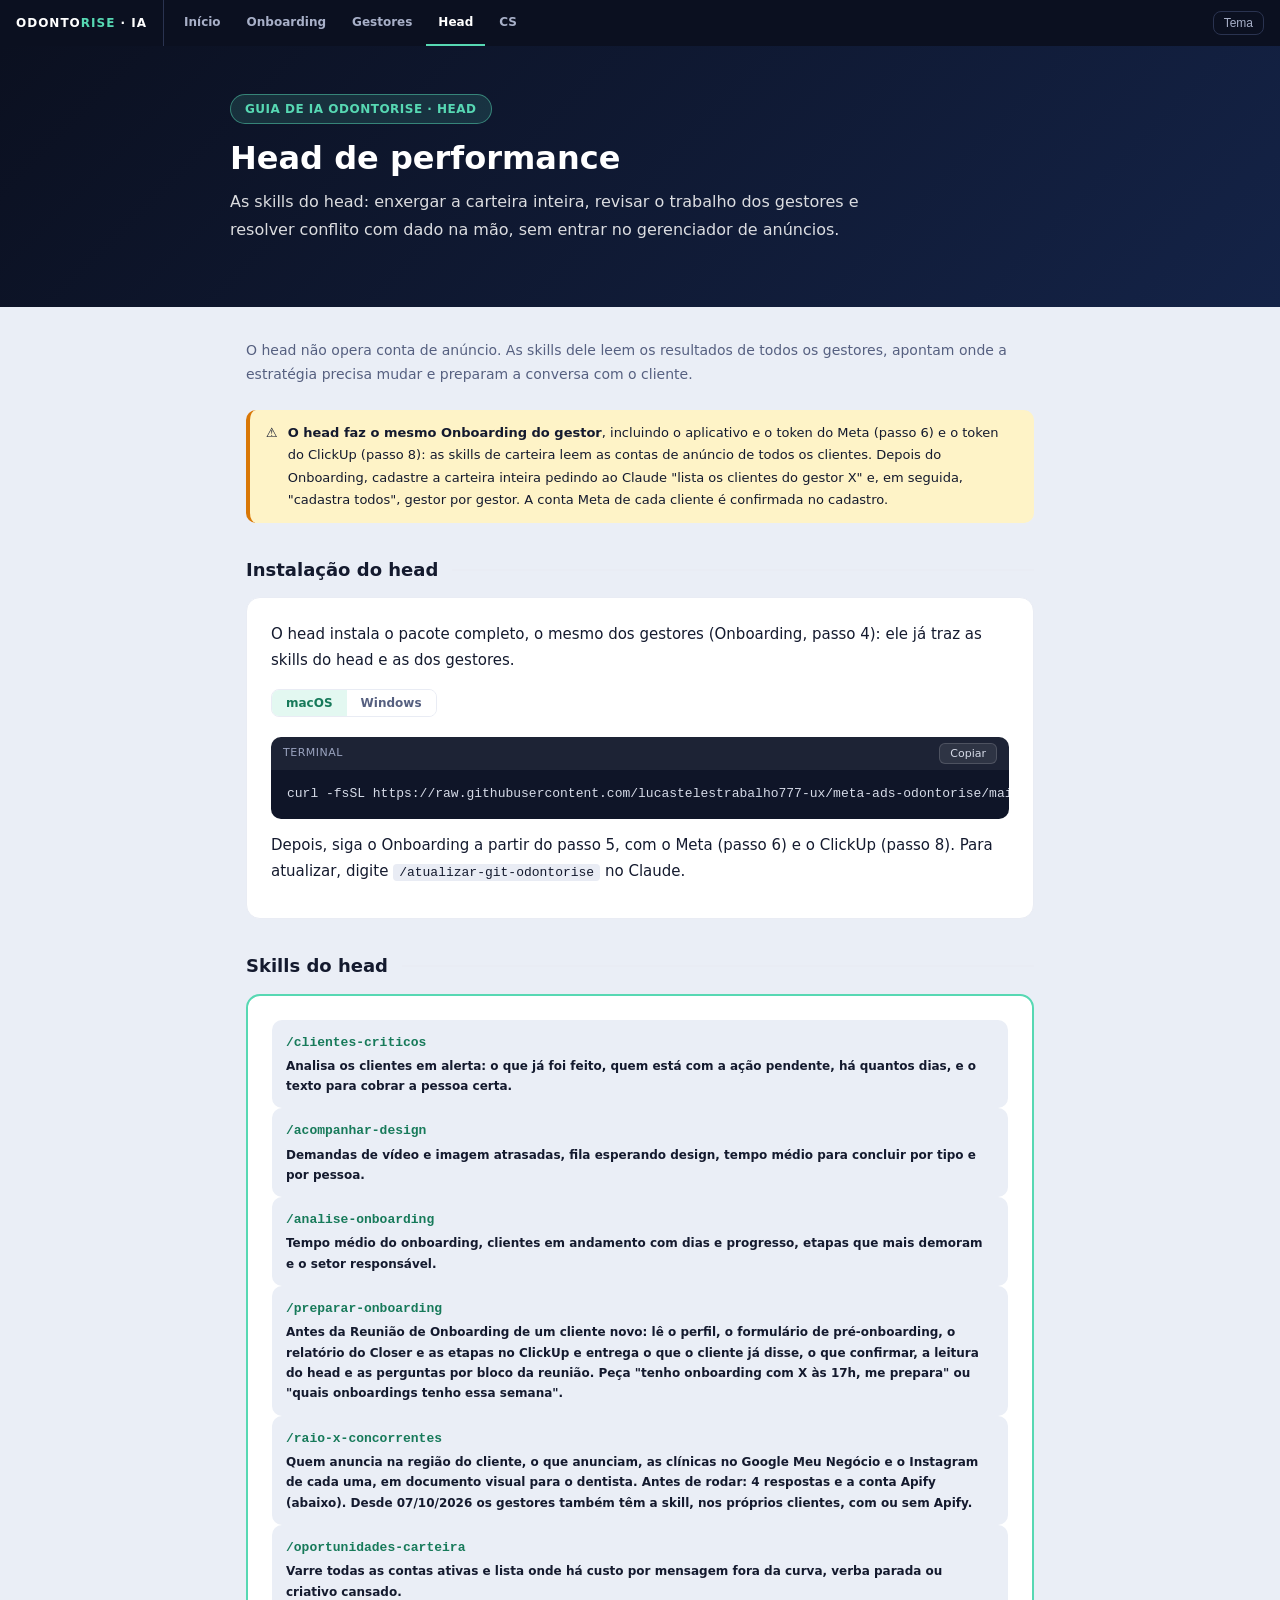
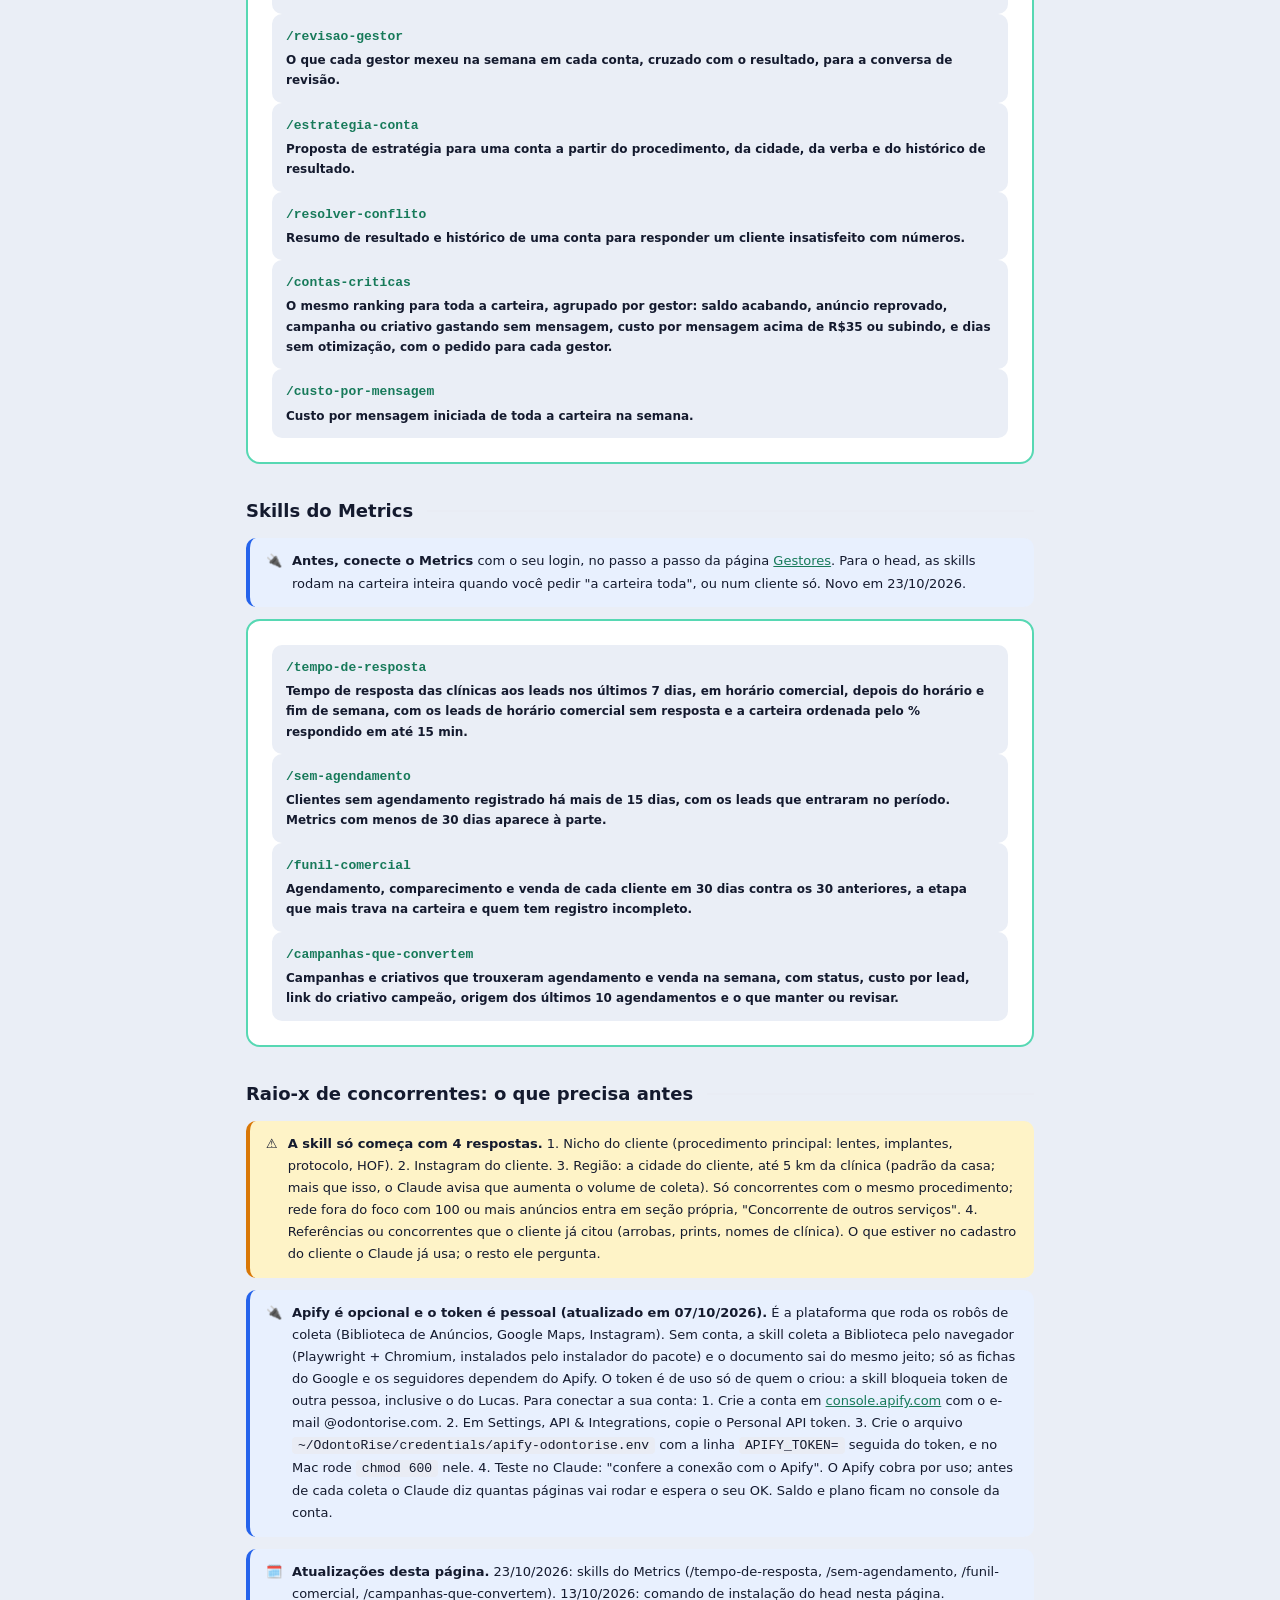
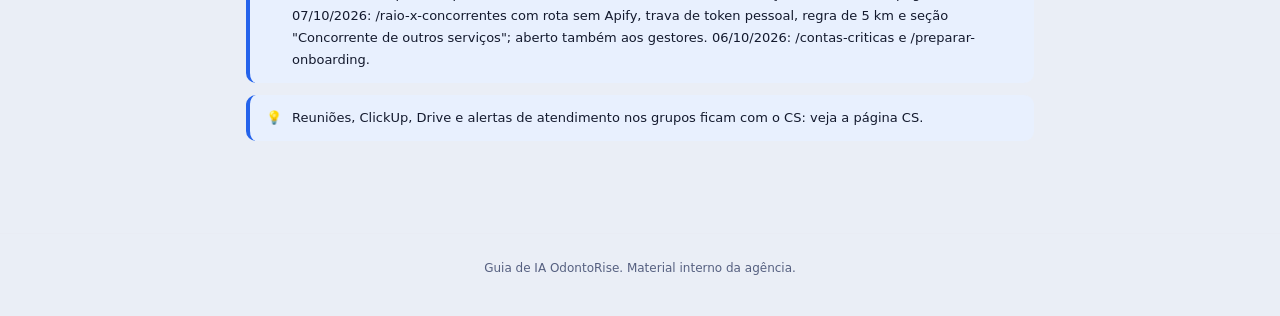
<file: head/index.html>
<!DOCTYPE html>
<html lang="pt-BR">
<head>
<meta charset="utf-8">
<meta name="viewport" content="width=device-width, initial-scale=1">
<meta name="color-scheme" content="light dark">
<meta name="robots" content="noindex, nofollow">
<title>Head de performance · Guia de IA OdontoRise</title>
<meta name="description" content="As skills do head: enxergar a carteira inteira, revisar o trabalho dos gestores e resolver conflito com dado na mão, sem entrar no gerenciador de anúncios.">
<link rel="stylesheet" href="../assets/css/guia.css">
</head>
<body data-page="head">
<nav class="nav">
  <a class="brand" href="../">ODONTO<span>RISE</span> · IA</a>
  <a class="item" href="../">Início</a>
  <a class="item" href="../onboarding/">Onboarding</a>
  <a class="item" href="../gestores/">Gestores</a>
  <a class="item active" href="../head/">Head</a>
  <a class="item" href="../cs/">CS</a>
  <button class="theme" type="button" aria-label="Alternar tema claro e escuro">Tema</button>
</nav>

<header class="hero">
  <div class="inner">
    <div class="badge">GUIA DE IA ODONTORISE · HEAD</div>
    <h1>Head de performance</h1>
    <p class="sub">As skills do head: enxergar a carteira inteira, revisar o trabalho dos gestores e resolver conflito com dado na mão, sem entrar no gerenciador de anúncios.</p>
  </div>
</header>

<main class="container">
  <p class="intro">O head não opera conta de anúncio. As skills dele leem os resultados de todos os gestores, apontam onde a estratégia precisa mudar e preparam a conversa com o cliente.</p>
  <div class="callout warn"><span class="ico">⚠️</span><div><strong>O head faz o mesmo Onboarding do gestor</strong>, incluindo o aplicativo e o token do Meta (passo 6) e o token do ClickUp (passo 8): as skills de carteira leem as contas de anúncio de todos os clientes. Depois do Onboarding, cadastre a carteira inteira pedindo ao Claude "lista os clientes do gestor X" e, em seguida, "cadastra todos", gestor por gestor. A conta Meta de cada cliente é confirmada no cadastro.</div></div>

  <div class="divider"><h2>Instalação do head</h2></div>
  <div class="card">
    <p>O head instala o pacote completo, o mesmo dos gestores (Onboarding, passo 4): ele já traz as skills do head e as dos gestores.</p>
    <div class="os-tabs" role="radiogroup" aria-label="Sistema operacional"><button type="button" data-os="mac" role="radio" aria-checked="false">macOS</button><button type="button" data-os="win" role="radio" aria-checked="false">Windows</button></div>
    <div class="os-panel" data-os="mac">
      <div class="code"><div class="code-head"><span>terminal</span><button class="copy-btn" type="button">Copiar</button></div><pre>curl -fsSL https://raw.githubusercontent.com/lucastelestrabalho777-ux/meta-ads-odontorise/main/instalar.sh | bash</pre></div>
    </div>
    <div class="os-panel" data-os="win">
      <div class="code"><div class="code-head"><span>powershell</span><button class="copy-btn" type="button">Copiar</button></div><pre>irm https://raw.githubusercontent.com/lucastelestrabalho777-ux/meta-ads-odontorise/main/instalar.ps1 | iex</pre></div>
    </div>
    <p>Depois, siga o Onboarding a partir do passo 5, com o Meta (passo 6) e o ClickUp (passo 8). Para atualizar, digite <code>/atualizar-git-odontorise</code> no Claude.</p>
  </div>

  <div class="divider"><h2>Skills do head</h2></div>
  <div class="skills">
      <div class="skill"><div class="cmd">/clientes-criticos</div><div class="what">Analisa os clientes em alerta: o que já foi feito, quem está com a ação pendente, há quantos dias, e o texto para cobrar a pessoa certa.</div></div>
      <div class="skill"><div class="cmd">/acompanhar-design</div><div class="what">Demandas de vídeo e imagem atrasadas, fila esperando design, tempo médio para concluir por tipo e por pessoa.</div></div>
      <div class="skill"><div class="cmd">/analise-onboarding</div><div class="what">Tempo médio do onboarding, clientes em andamento com dias e progresso, etapas que mais demoram e o setor responsável.</div></div>
      <div class="skill"><div class="cmd">/preparar-onboarding</div><div class="what">Antes da Reunião de Onboarding de um cliente novo: lê o perfil, o formulário de pré-onboarding, o relatório do Closer e as etapas no ClickUp e entrega o que o cliente já disse, o que confirmar, a leitura do head e as perguntas por bloco da reunião. Peça "tenho onboarding com X às 17h, me prepara" ou "quais onboardings tenho essa semana".</div></div>
      <div class="skill"><div class="cmd">/raio-x-concorrentes</div><div class="what">Quem anuncia na região do cliente, o que anunciam, as clínicas no Google Meu Negócio e o Instagram de cada uma, em documento visual para o dentista. Antes de rodar: 4 respostas e a conta Apify (abaixo). Desde 07/10/2026 os gestores também têm a skill, nos próprios clientes, com ou sem Apify.</div></div>
      <div class="skill"><div class="cmd">/oportunidades-carteira</div><div class="what">Varre todas as contas ativas e lista onde há custo por mensagem fora da curva, verba parada ou criativo cansado.</div></div>
      <div class="skill"><div class="cmd">/revisao-gestor</div><div class="what">O que cada gestor mexeu na semana em cada conta, cruzado com o resultado, para a conversa de revisão.</div></div>
      <div class="skill"><div class="cmd">/estrategia-conta</div><div class="what">Proposta de estratégia para uma conta a partir do procedimento, da cidade, da verba e do histórico de resultado.</div></div>
      <div class="skill"><div class="cmd">/resolver-conflito</div><div class="what">Resumo de resultado e histórico de uma conta para responder um cliente insatisfeito com números.</div></div>
      <div class="skill"><div class="cmd">/contas-criticas</div><div class="what">O mesmo ranking para toda a carteira, agrupado por gestor: saldo acabando, anúncio reprovado, campanha ou criativo gastando sem mensagem, custo por mensagem acima de R$35 ou subindo, e dias sem otimização, com o pedido para cada gestor.</div></div>
      <div class="skill"><div class="cmd">/custo-por-mensagem</div><div class="what">Custo por mensagem iniciada de toda a carteira na semana.</div></div>
  </div>

  <div class="divider"><h2>Skills do Metrics</h2></div>
  <div class="callout"><span class="ico">🔌</span><div><strong>Antes, conecte o Metrics</strong> com o seu login, no passo a passo da página <a href="../gestores/#conectar-metrics">Gestores</a>. Para o head, as skills rodam na carteira inteira quando você pedir "a carteira toda", ou num cliente só. Novo em 23/10/2026.</div></div>
  <div class="skills">
      <div class="skill"><div class="cmd">/tempo-de-resposta</div><div class="what">Tempo de resposta das clínicas aos leads nos últimos 7 dias, em horário comercial, depois do horário e fim de semana, com os leads de horário comercial sem resposta e a carteira ordenada pelo % respondido em até 15 min.</div></div>
      <div class="skill"><div class="cmd">/sem-agendamento</div><div class="what">Clientes sem agendamento registrado há mais de 15 dias, com os leads que entraram no período. Metrics com menos de 30 dias aparece à parte.</div></div>
      <div class="skill"><div class="cmd">/funil-comercial</div><div class="what">Agendamento, comparecimento e venda de cada cliente em 30 dias contra os 30 anteriores, a etapa que mais trava na carteira e quem tem registro incompleto.</div></div>
      <div class="skill"><div class="cmd">/campanhas-que-convertem</div><div class="what">Campanhas e criativos que trouxeram agendamento e venda na semana, com status, custo por lead, link do criativo campeão, origem dos últimos 10 agendamentos e o que manter ou revisar.</div></div>
  </div>

  <div class="divider"><h2>Raio-x de concorrentes: o que precisa antes</h2></div>
  <div class="callout warn"><span class="ico">⚠️</span><div><strong>A skill só começa com 4 respostas.</strong> 1. Nicho do cliente (procedimento principal: lentes, implantes, protocolo, HOF). 2. Instagram do cliente. 3. Região: a cidade do cliente, até 5 km da clínica (padrão da casa; mais que isso, o Claude avisa que aumenta o volume de coleta). Só concorrentes com o mesmo procedimento; rede fora do foco com 100 ou mais anúncios entra em seção própria, "Concorrente de outros serviços". 4. Referências ou concorrentes que o cliente já citou (arrobas, prints, nomes de clínica). O que estiver no cadastro do cliente o Claude já usa; o resto ele pergunta.</div></div>
  <div class="callout"><span class="ico">🔌</span><div><strong>Apify é opcional e o token é pessoal (atualizado em 07/10/2026).</strong> É a plataforma que roda os robôs de coleta (Biblioteca de Anúncios, Google Maps, Instagram). Sem conta, a skill coleta a Biblioteca pelo navegador (Playwright + Chromium, instalados pelo instalador do pacote) e o documento sai do mesmo jeito; só as fichas do Google e os seguidores dependem do Apify. O token é de uso só de quem o criou: a skill bloqueia token de outra pessoa, inclusive o do Lucas. Para conectar a sua conta: 1. Crie a conta em <a href="https://console.apify.com" target="_blank" rel="noopener">console.apify.com</a> com o e-mail @odontorise.com. 2. Em Settings, API &amp; Integrations, copie o Personal API token. 3. Crie o arquivo <code>~/OdontoRise/credentials/apify-odontorise.env</code> com a linha <code>APIFY_TOKEN=</code> seguida do token, e no Mac rode <code>chmod 600</code> nele. 4. Teste no Claude: "confere a conexão com o Apify". O Apify cobra por uso; antes de cada coleta o Claude diz quantas páginas vai rodar e espera o seu OK. Saldo e plano ficam no console da conta.</div></div>

  <div class="callout"><span class="ico">🗓️</span><div><strong>Atualizações desta página.</strong> 23/10/2026: skills do Metrics (/tempo-de-resposta, /sem-agendamento, /funil-comercial, /campanhas-que-convertem). 13/10/2026: comando de instalação do head nesta página. 07/10/2026: /raio-x-concorrentes com rota sem Apify, trava de token pessoal, regra de 5 km e seção "Concorrente de outros serviços"; aberto também aos gestores. 06/10/2026: /contas-criticas e /preparar-onboarding.</div></div>
  <div class="callout"><span class="ico">💡</span><div>Reuniões, ClickUp, Drive e alertas de atendimento nos grupos ficam com o CS: veja a página CS.</div></div>
</main>

<footer class="footer">Guia de IA OdontoRise. Material interno da agência.</footer>
<button class="btt" type="button" aria-label="Voltar ao topo">↑</button>
<script src="../assets/js/guia.js"></script>
</body>
</html>
</file>
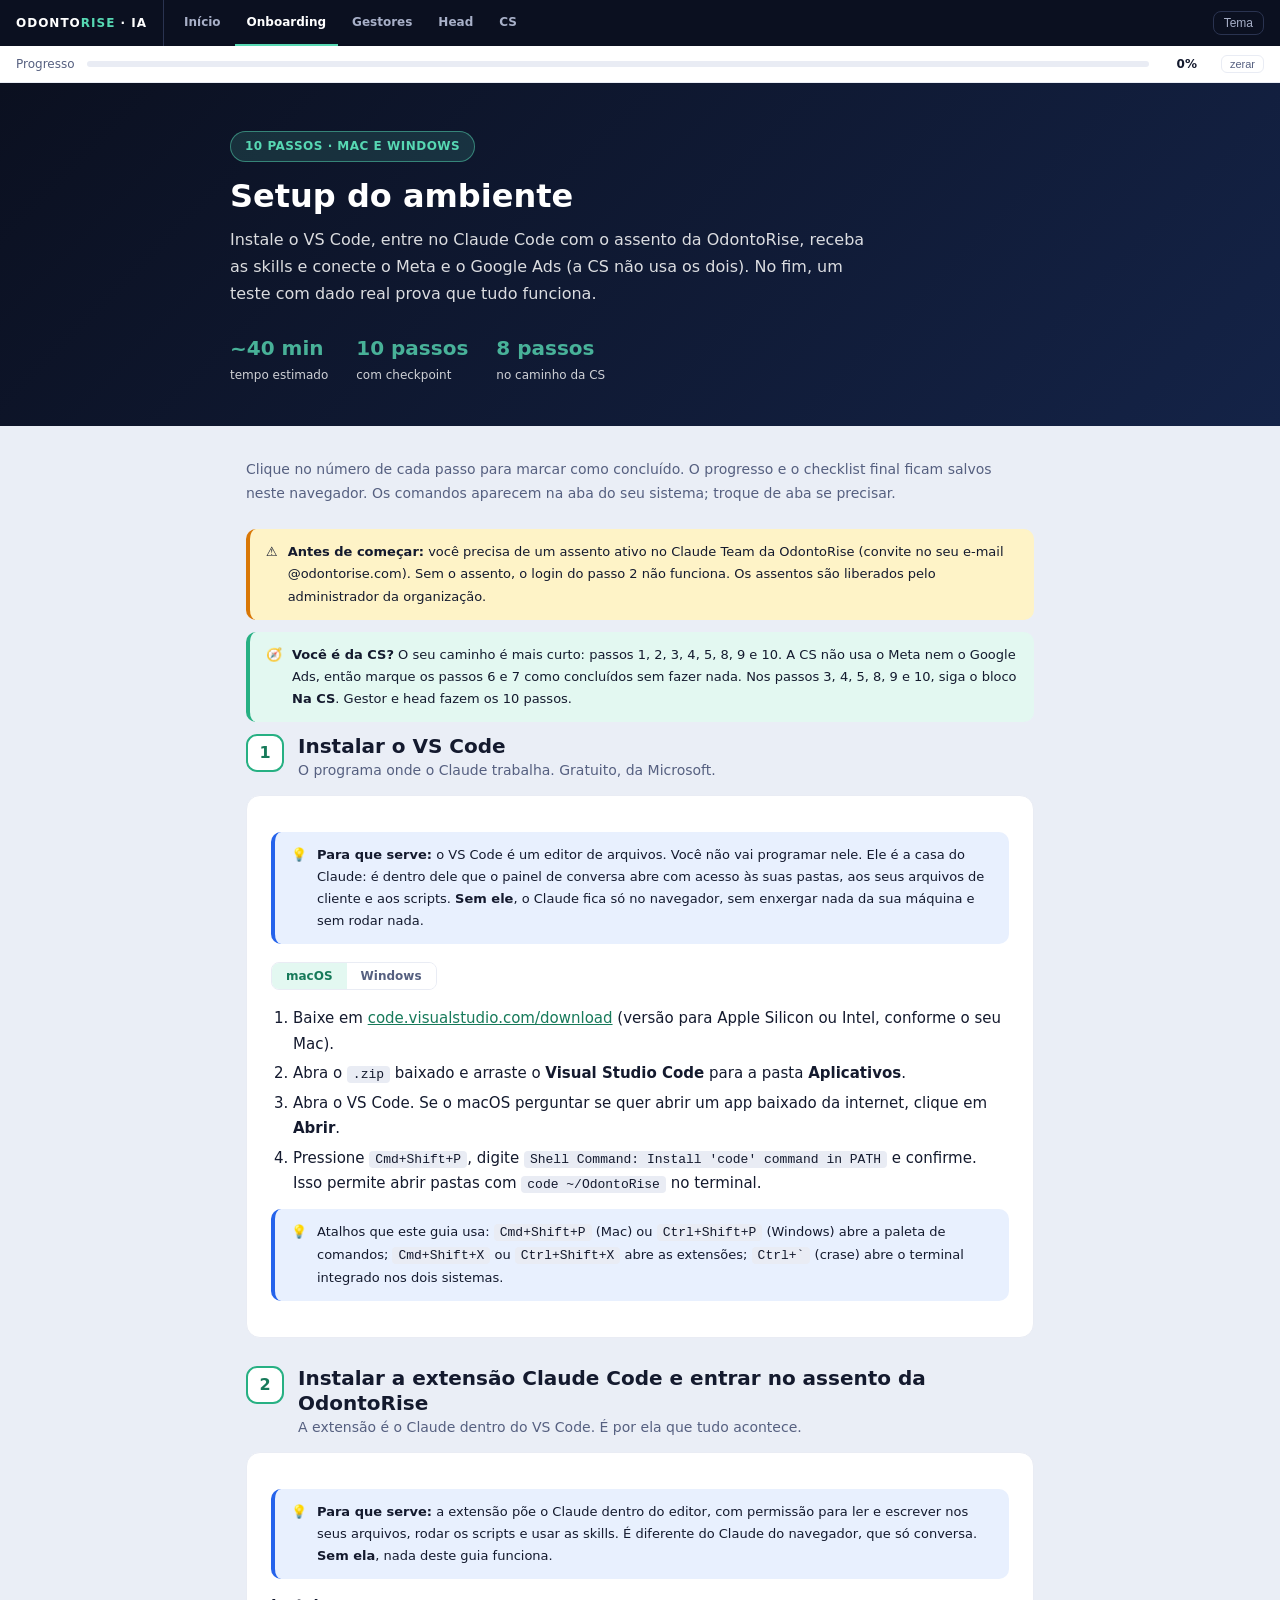
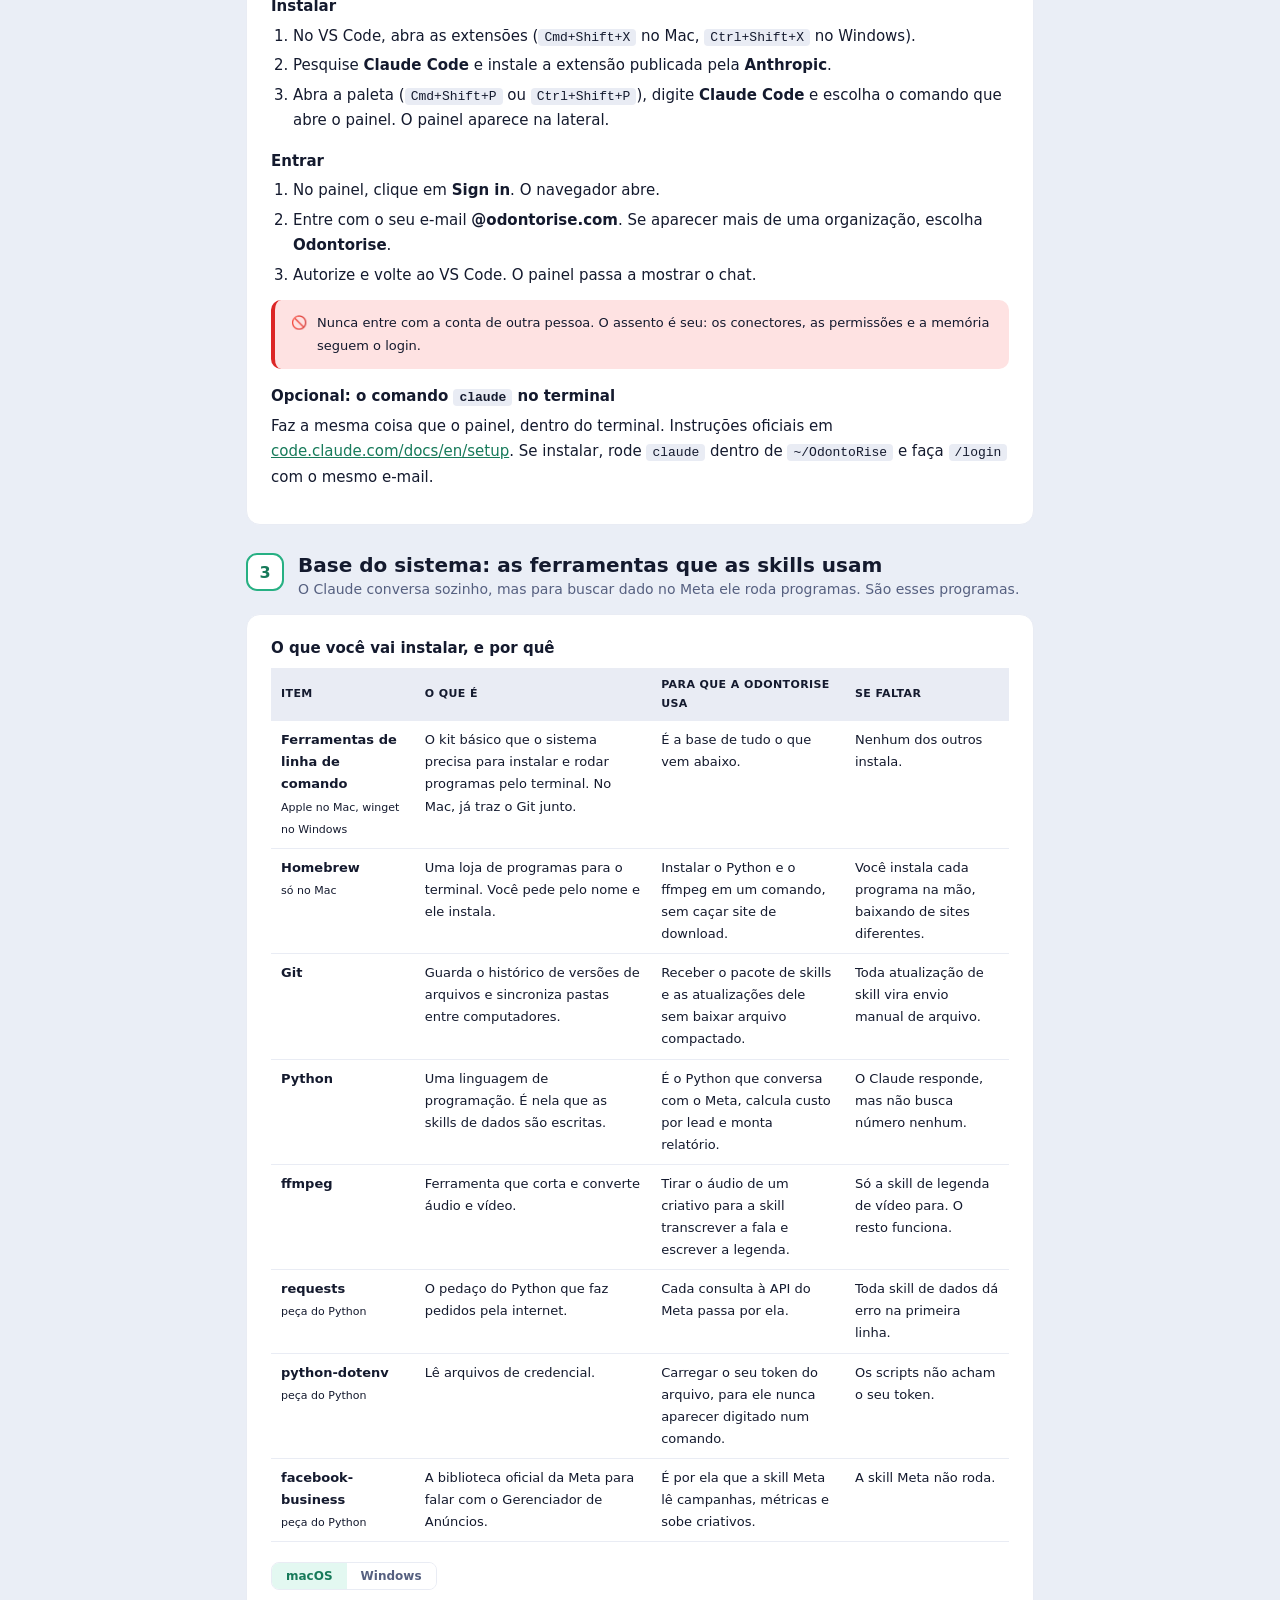
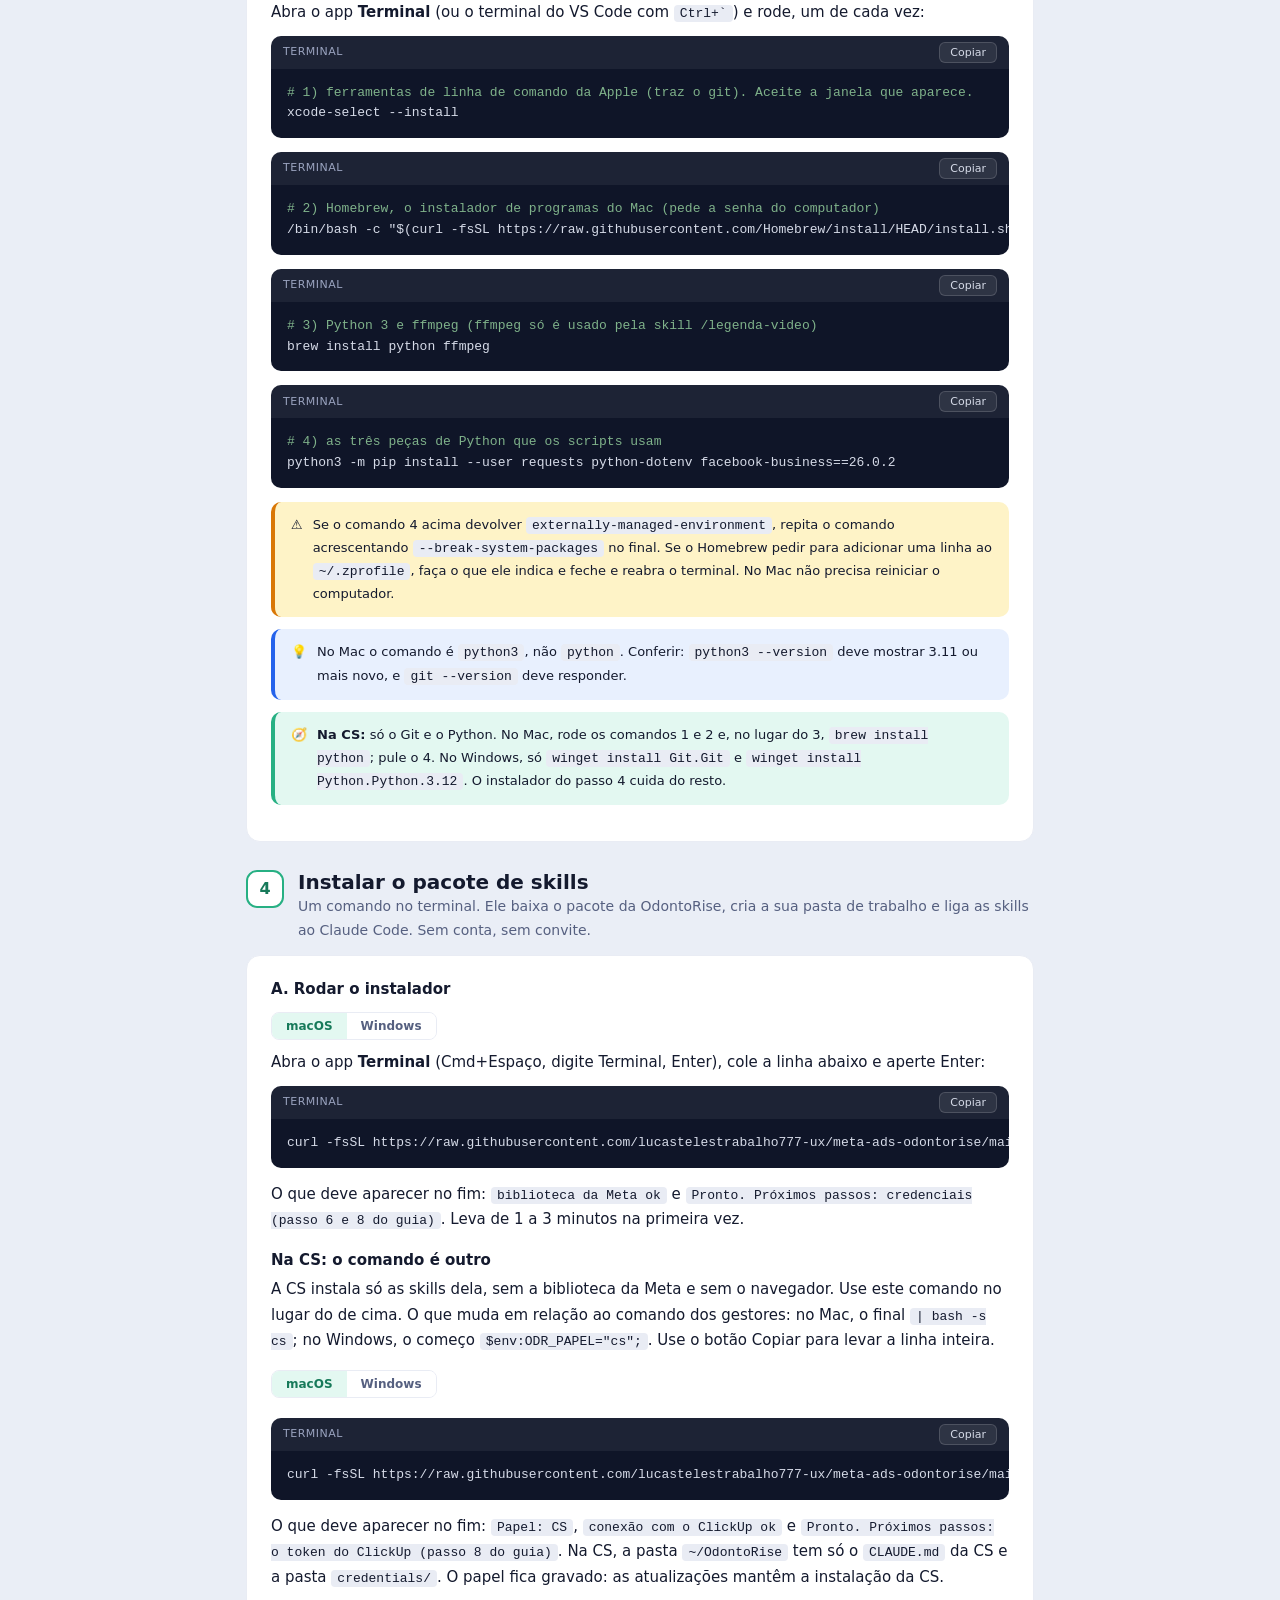
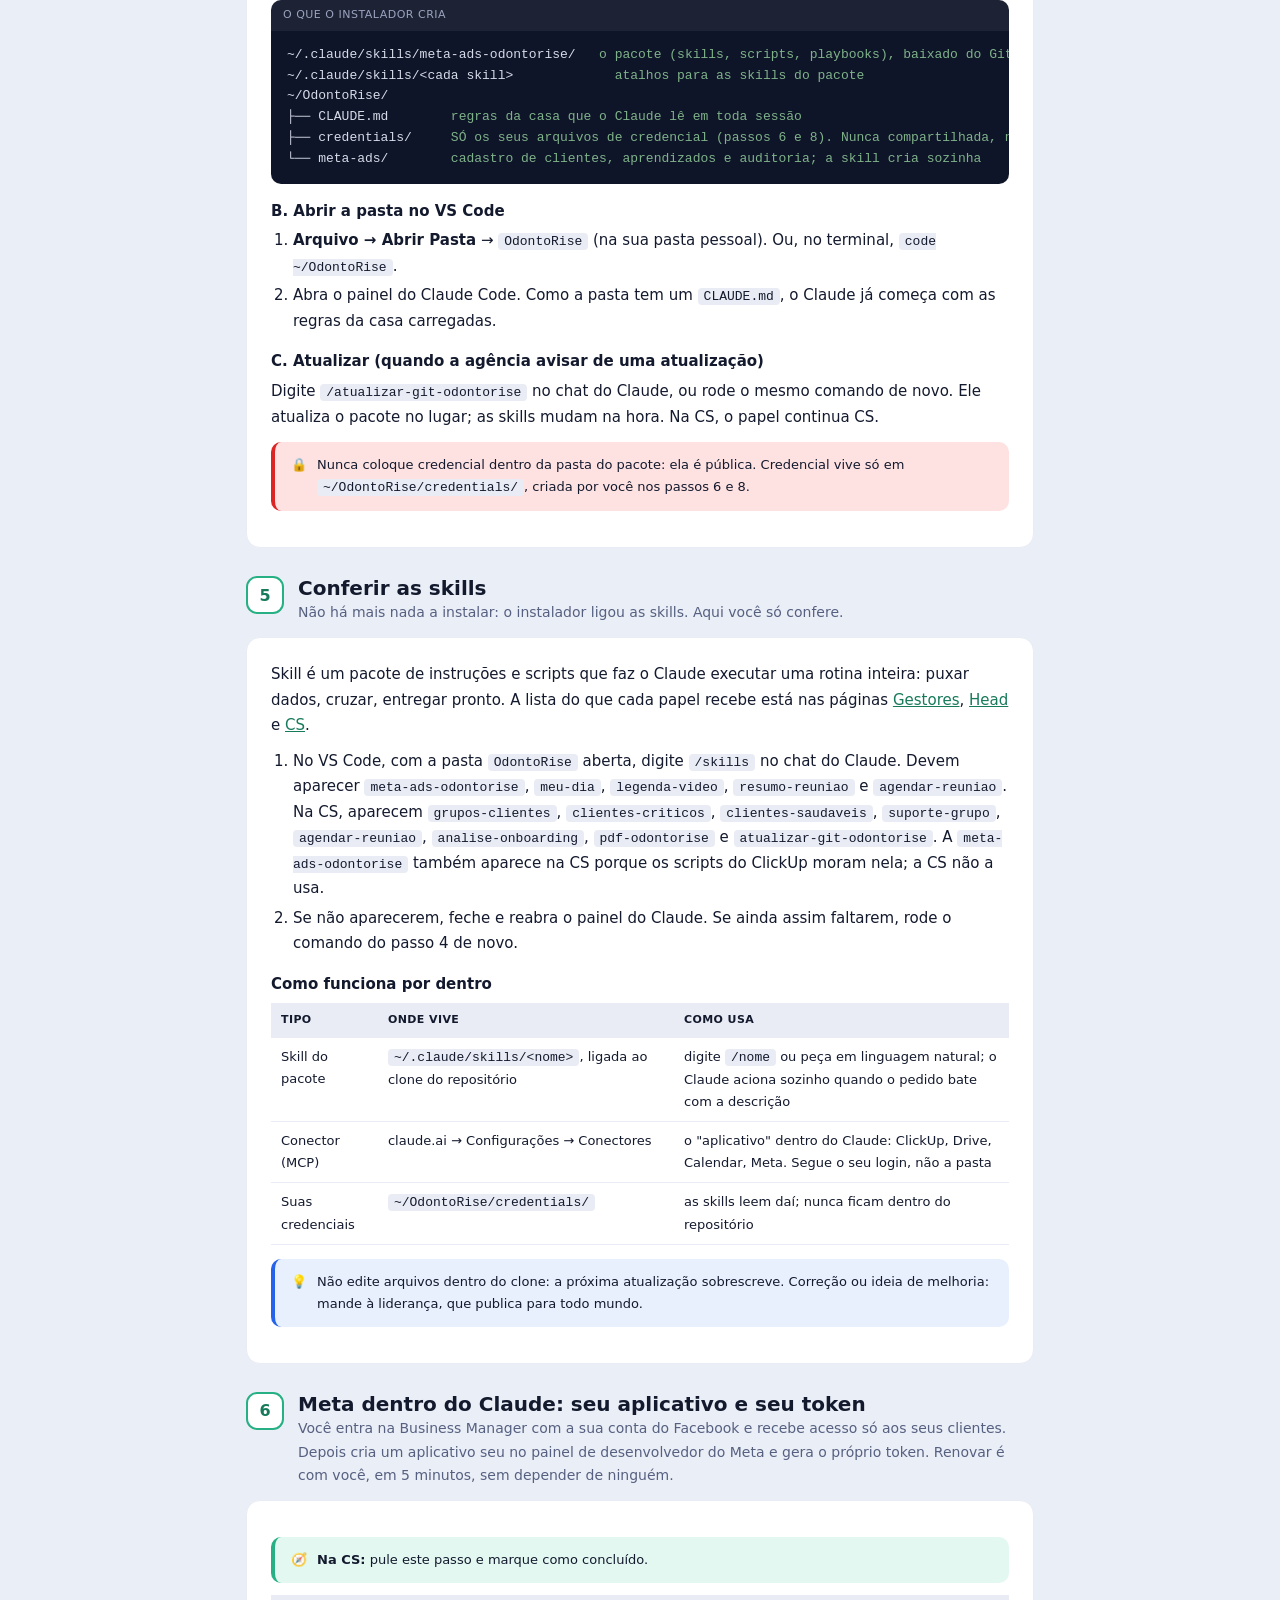
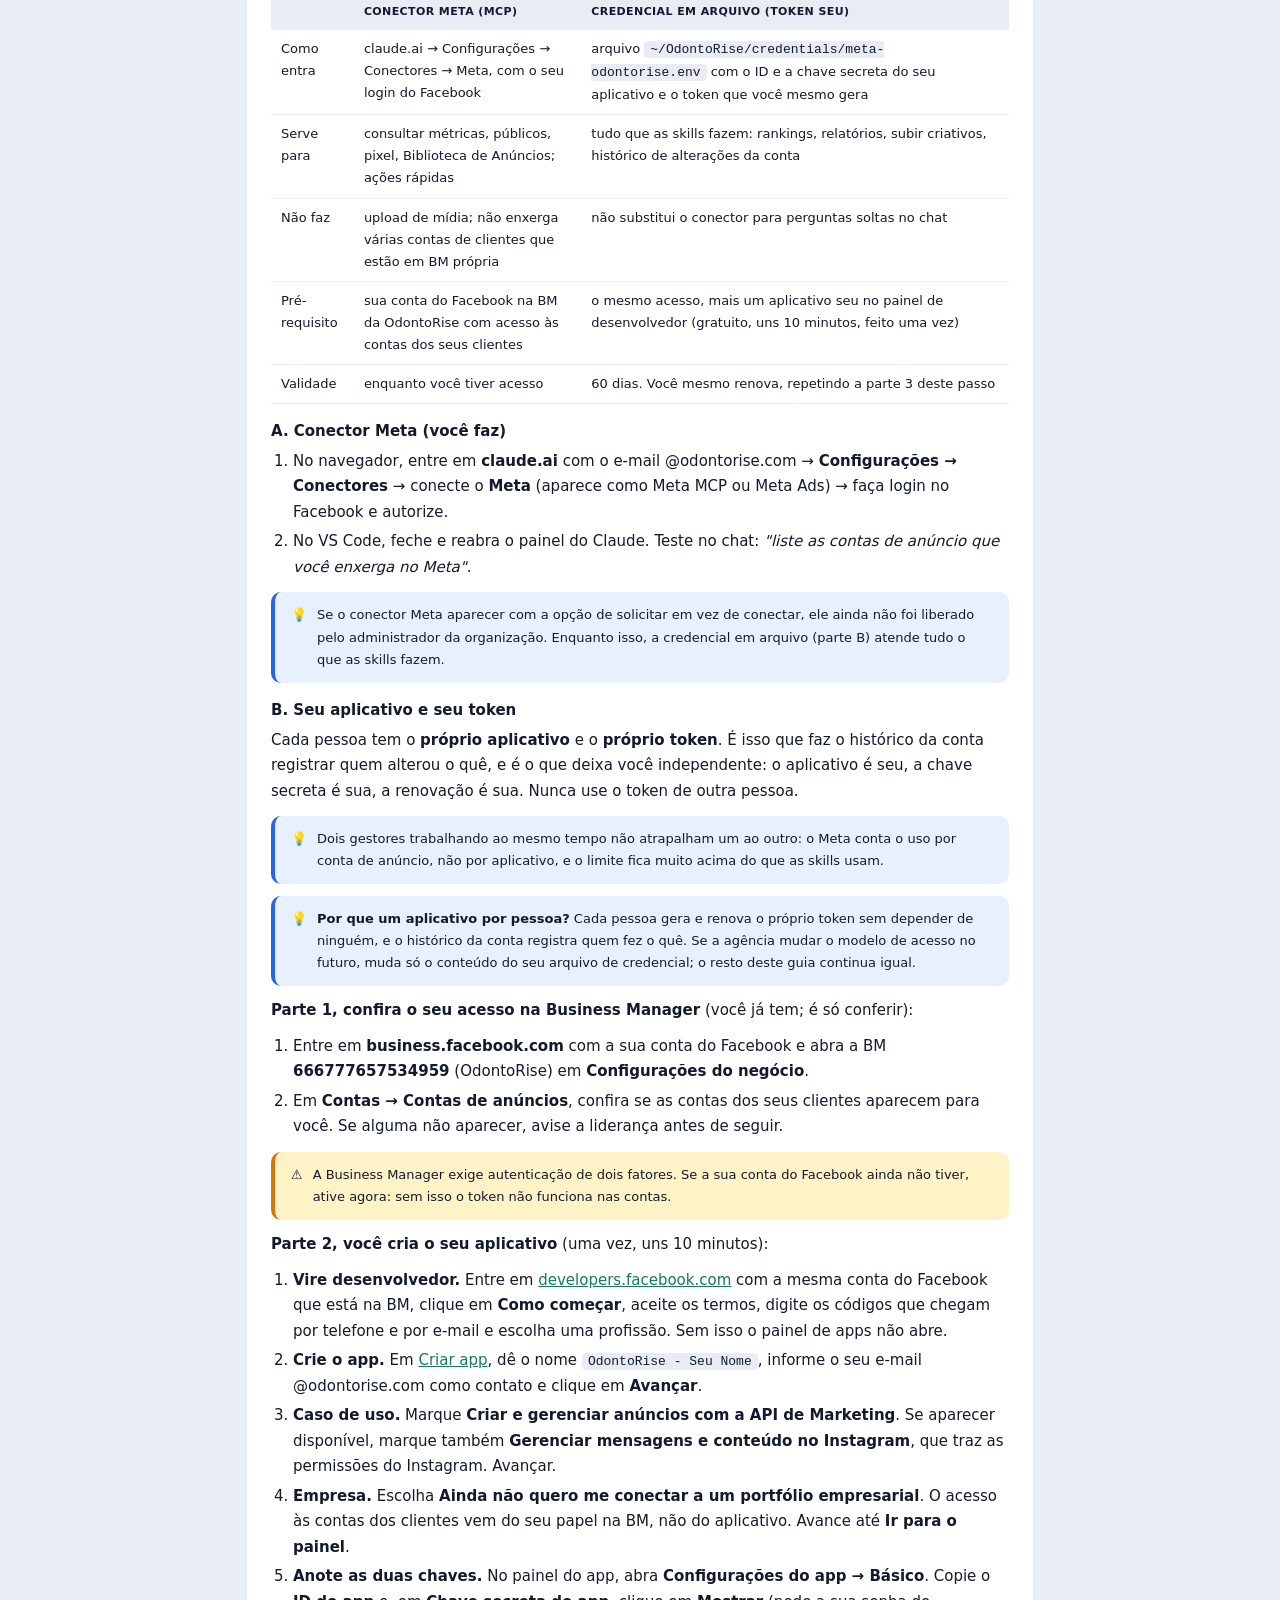
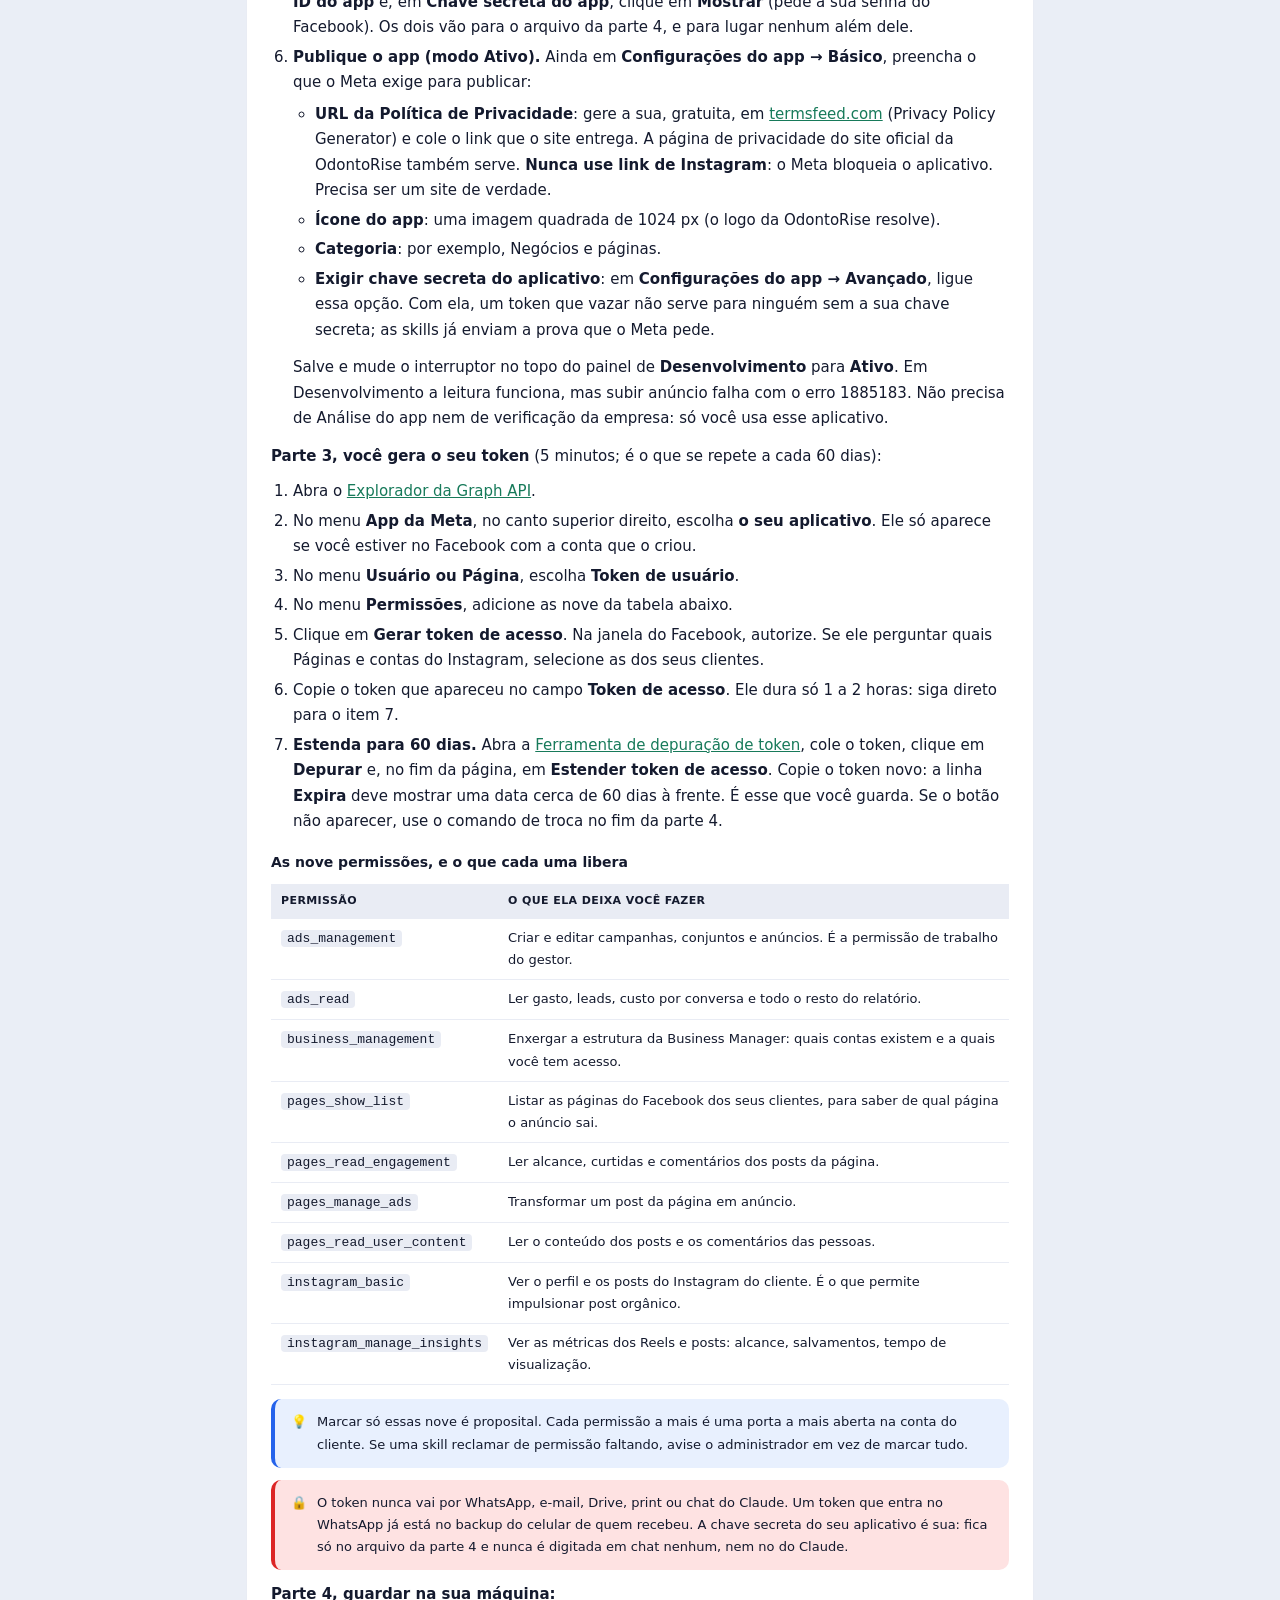
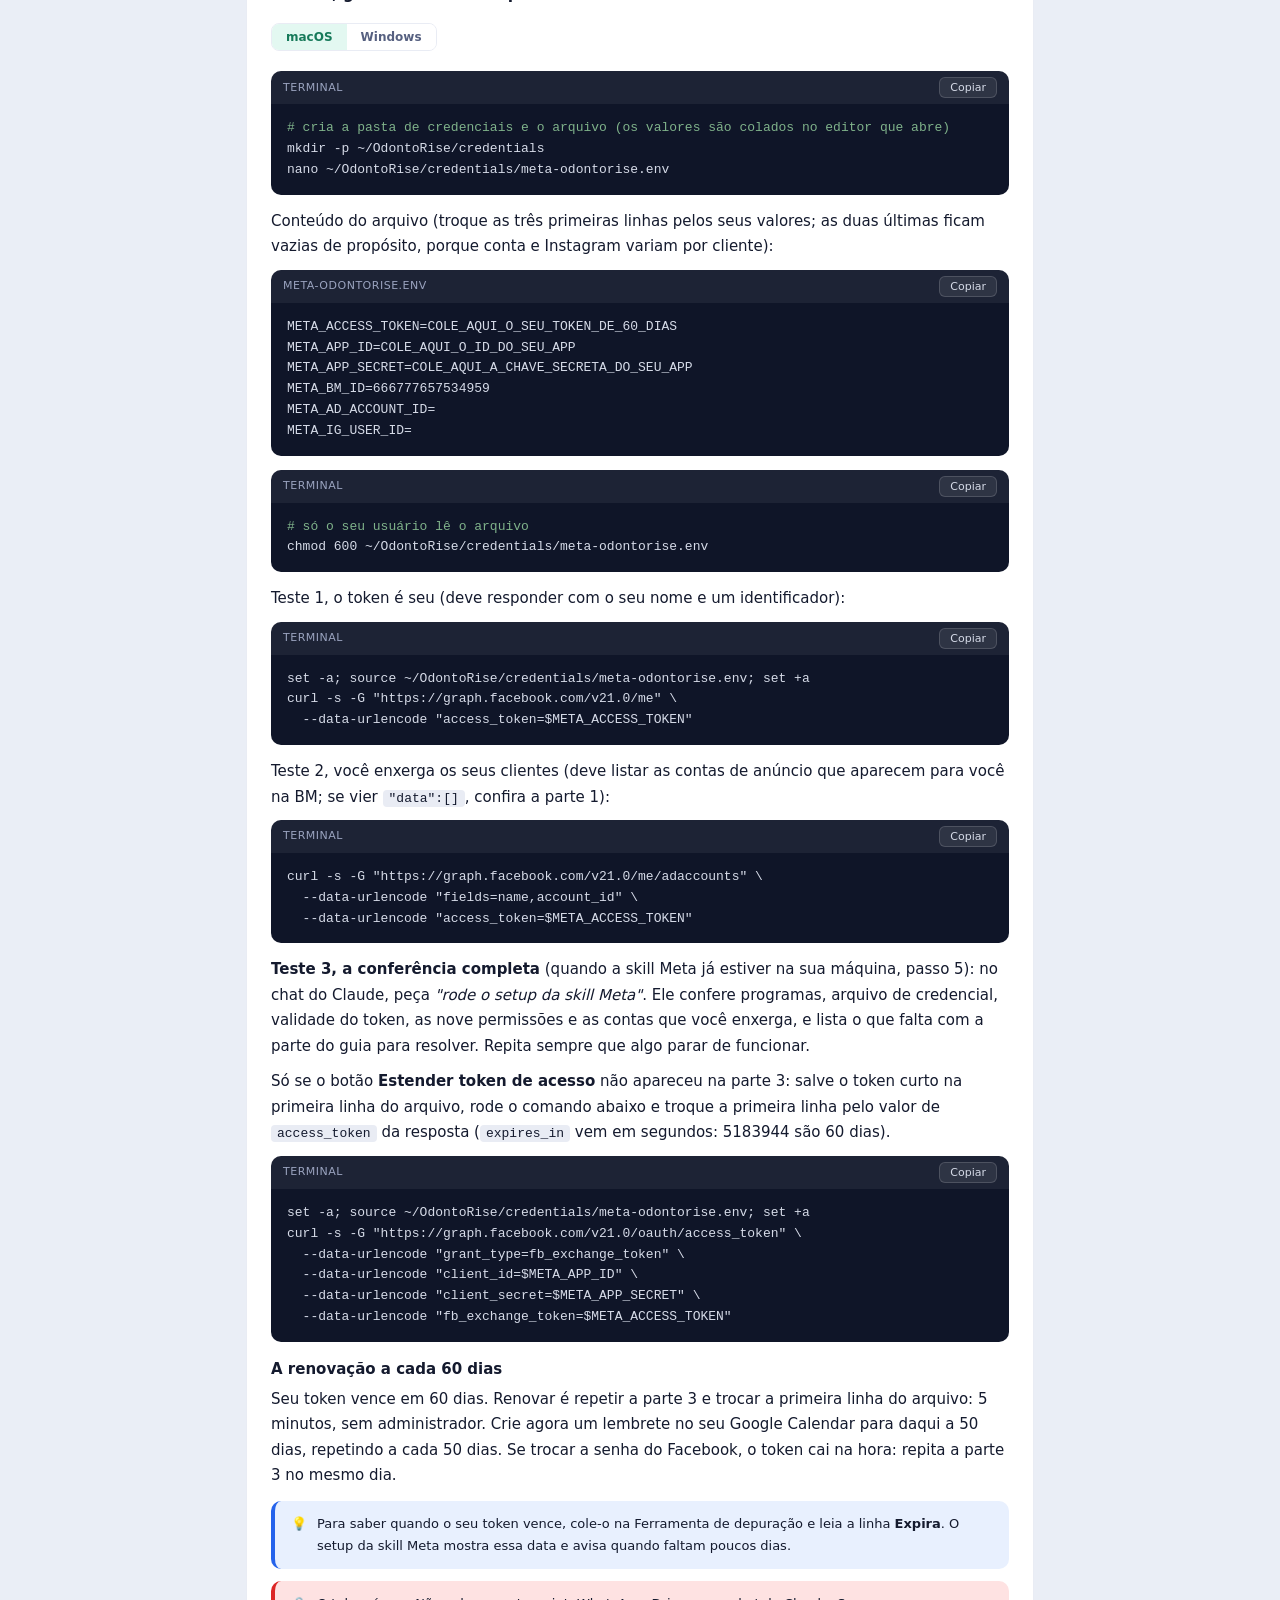
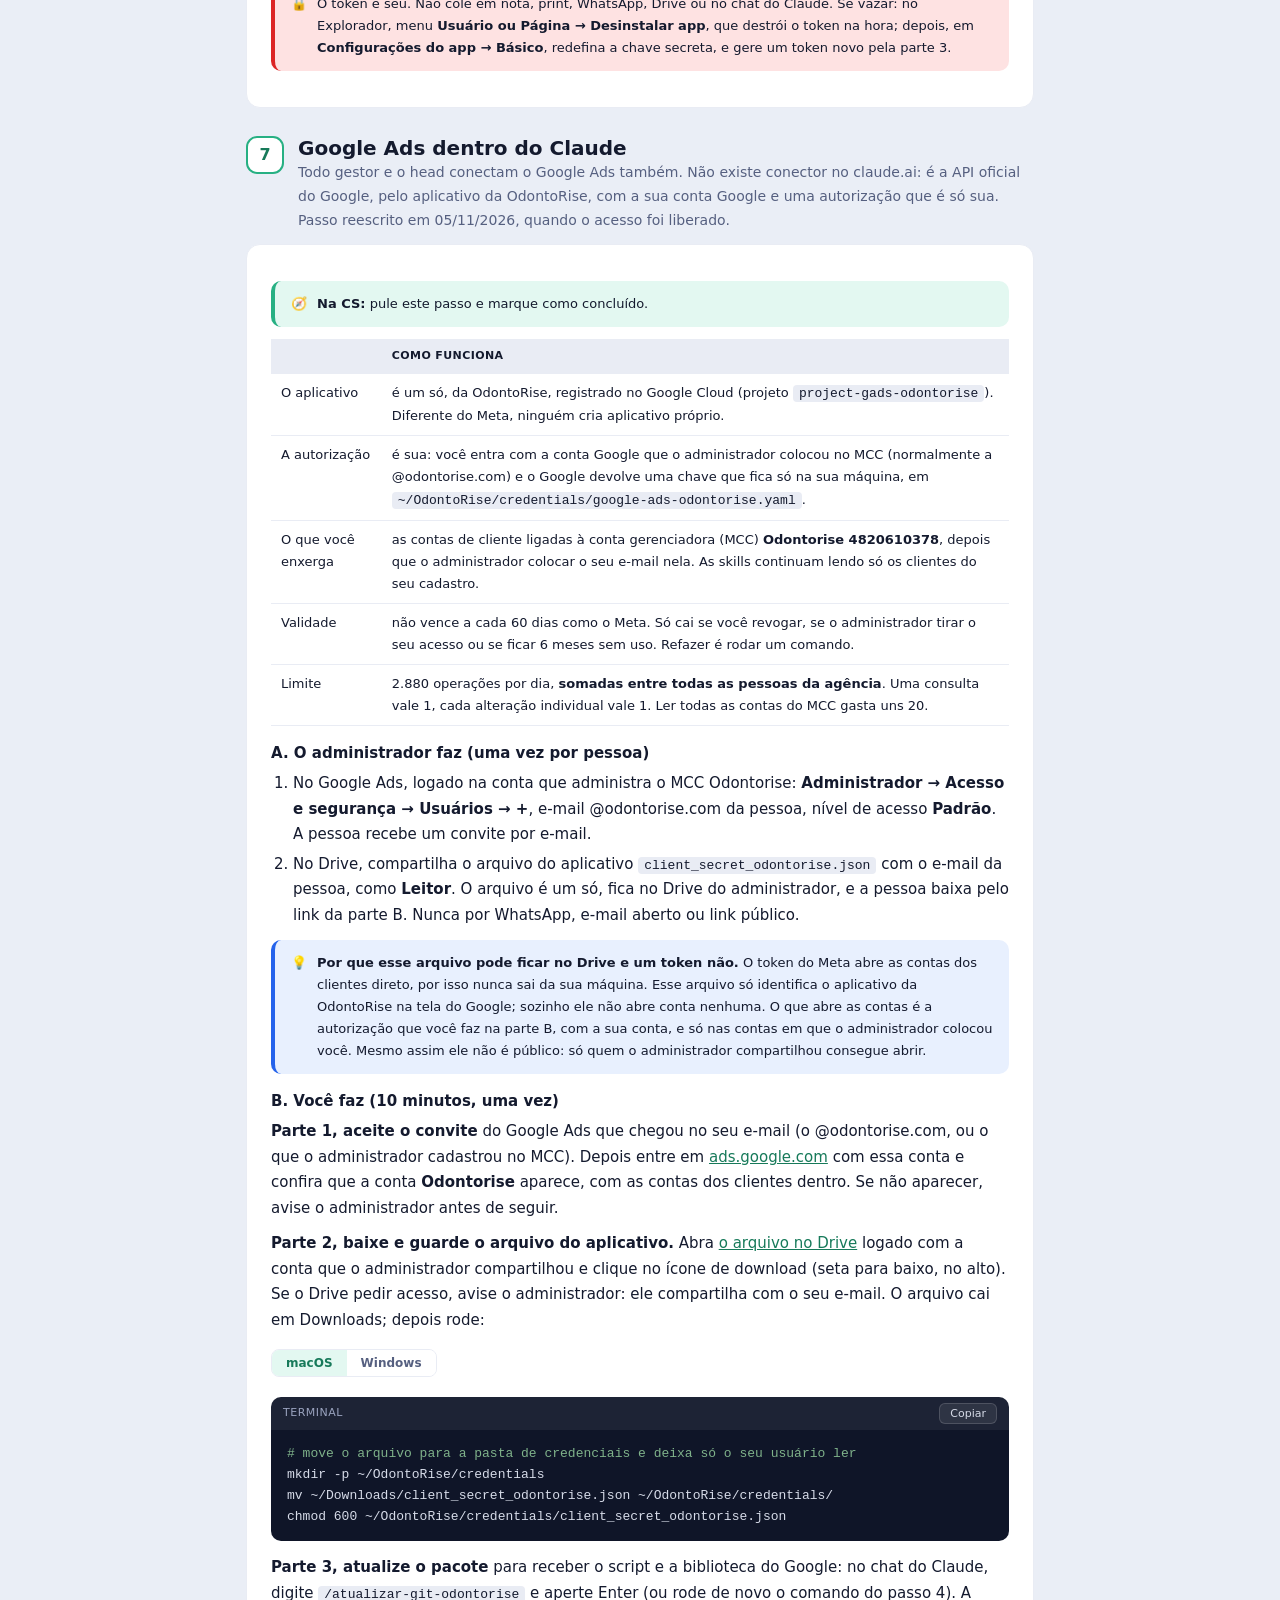
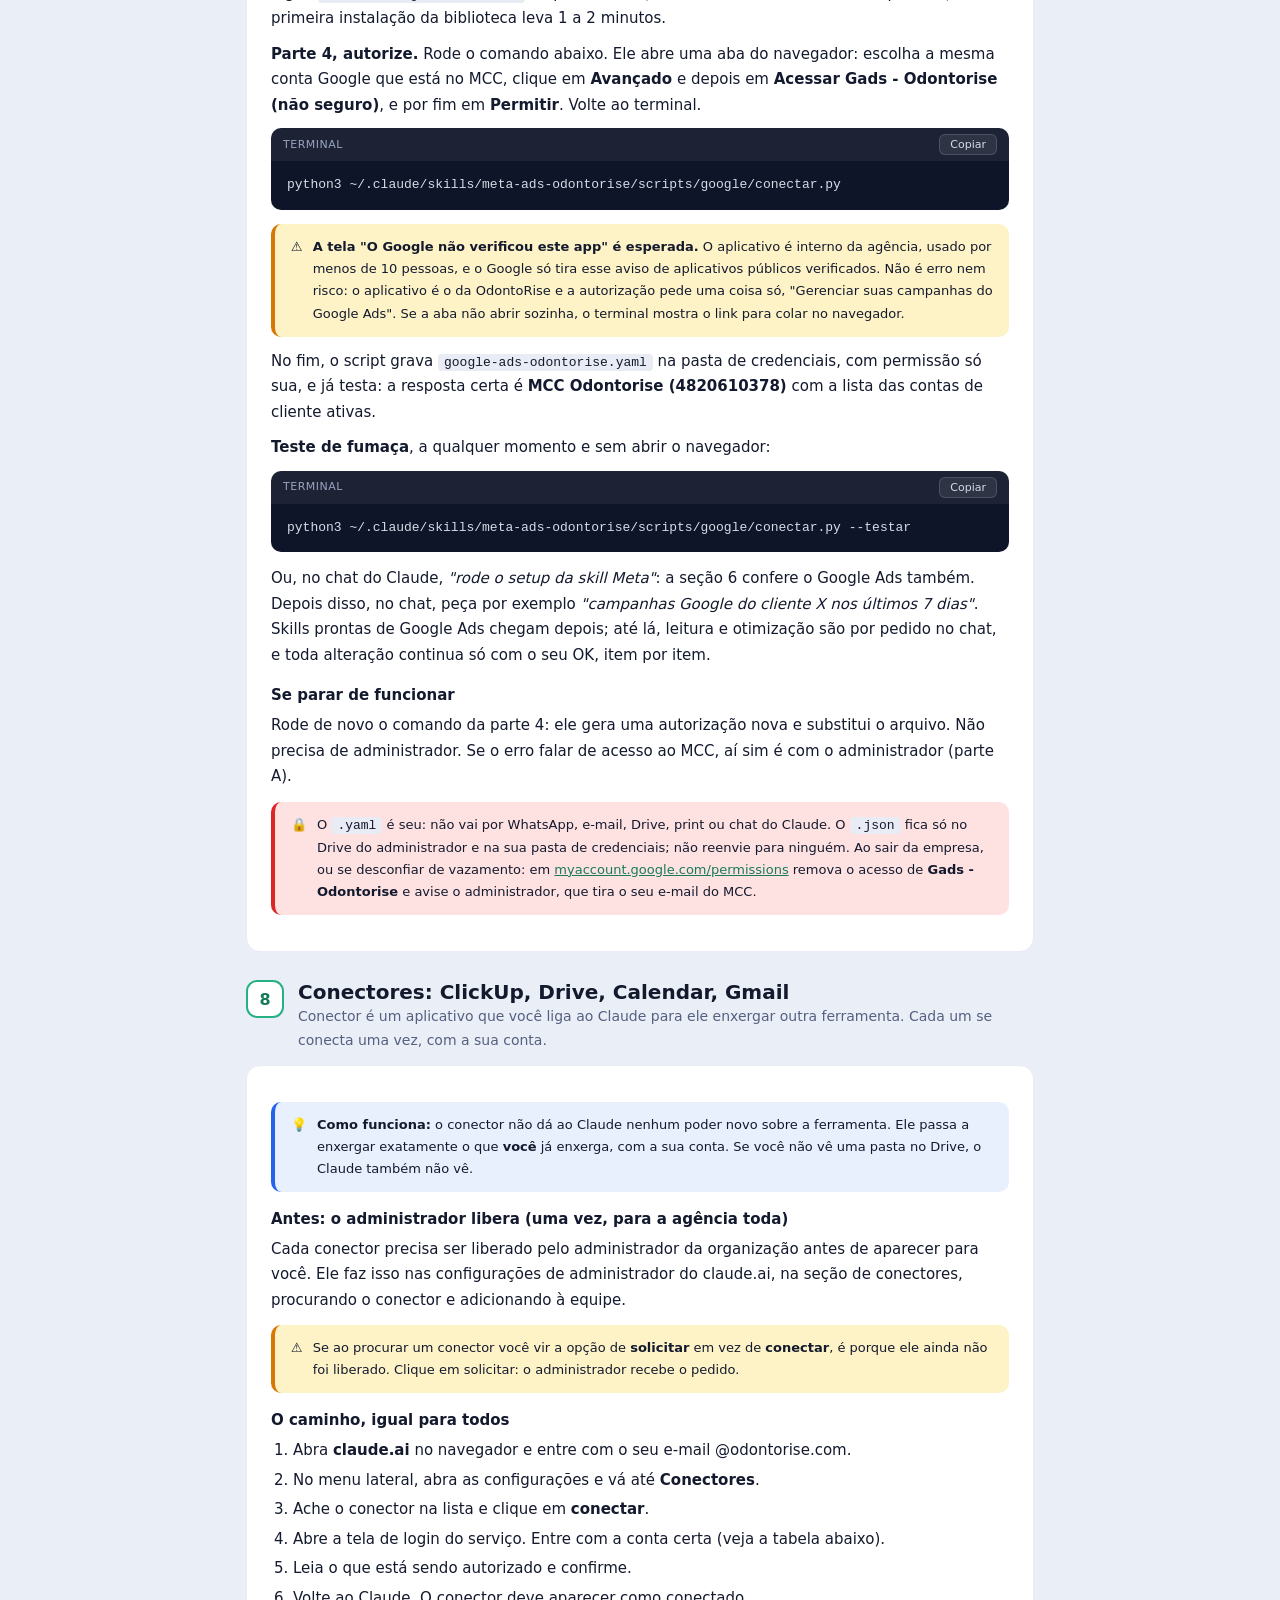
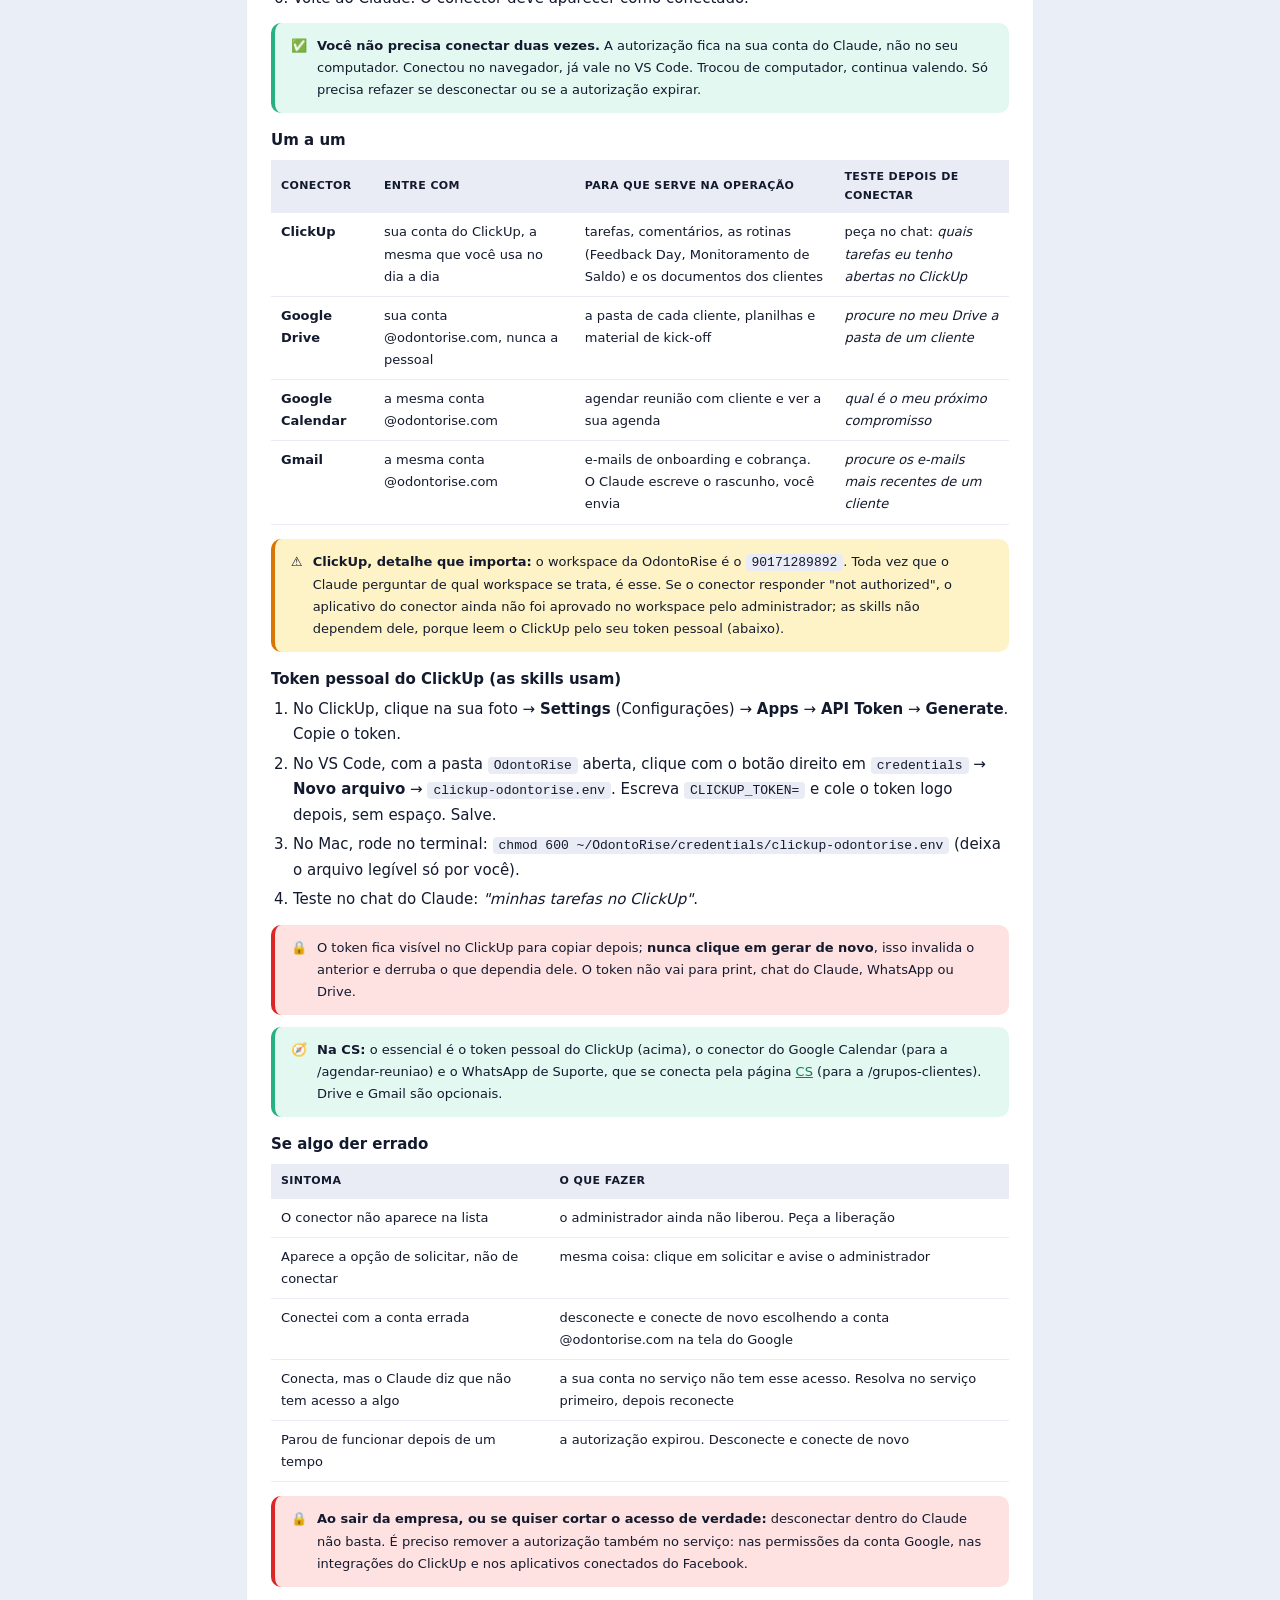
<file: onboarding/index.html>
<!DOCTYPE html>
<html lang="pt-BR">
<head>
<meta charset="utf-8">
<meta name="viewport" content="width=device-width, initial-scale=1">
<meta name="color-scheme" content="light dark">
<meta name="robots" content="noindex, nofollow">
<title>Onboarding · Guia de IA OdontoRise</title>
<meta name="description" content="Setup do ambiente de IA da OdontoRise: VS Code, Claude Code, skills, Meta e Google dentro do Claude, memória e teste com dado real.">
<link rel="stylesheet" href="../assets/css/guia.css">
</head>
<body data-page="onboarding">
<nav class="nav">
  <a class="brand" href="../">ODONTO<span>RISE</span> · IA</a>
  <a class="item" href="../">Início</a>
  <a class="item active" href="../onboarding/">Onboarding</a>
  <a class="item" href="../gestores/">Gestores</a>
  <a class="item" href="../head/">Head</a>
  <a class="item" href="../cs/">CS</a>
  <button class="theme" type="button" aria-label="Alternar tema claro e escuro">Tema</button>
</nav>
<div class="progress" aria-live="polite">
  <span>Progresso</span>
  <div class="track"><div class="fill"></div></div>
  <span class="pct">0%</span>
  <a class="continue" href="#" hidden></a>
  <span class="note"></span>
  <button class="reset" type="button">zerar</button>
</div>

<header class="hero">
  <div class="inner">
    <div class="badge">10 PASSOS · MAC E WINDOWS</div>
    <h1>Setup do ambiente</h1>
    <p class="sub">Instale o VS Code, entre no Claude Code com o assento da OdontoRise, receba as skills e conecte o Meta e o Google Ads (a CS não usa os dois). No fim, um teste com dado real prova que tudo funciona.</p>
    <div class="metrics">
      <div><strong>~40 min</strong>tempo estimado</div>
      <div><strong>10 passos</strong>com checkpoint</div>
      <div><strong>8 passos</strong>no caminho da CS</div>
    </div>
  </div>
</header>

<main class="container">
  <p class="intro">Clique no número de cada passo para marcar como concluído. O progresso e o checklist final ficam salvos neste navegador. Os comandos aparecem na aba do seu sistema; troque de aba se precisar.</p>

  <div class="callout warn"><span class="ico">⚠️</span><div><strong>Antes de começar:</strong> você precisa de um assento ativo no Claude Team da OdontoRise (convite no seu e-mail @odontorise.com). Sem o assento, o login do passo 2 não funciona. Os assentos são liberados pelo administrador da organização.</div></div>

  <div class="callout ok"><span class="ico">🧭</span><div><strong>Você é da CS?</strong> O seu caminho é mais curto: passos 1, 2, 3, 4, 5, 8, 9 e 10. A CS não usa o Meta nem o Google Ads, então marque os passos 6 e 7 como concluídos sem fazer nada. Nos passos 3, 4, 5, 8, 9 e 10, siga o bloco <strong>Na CS</strong>. Gestor e head fazem os 10 passos.</div></div>

  <!-- 1 -->
  <section class="step" id="p1" data-step="p1">
    <div class="step-head">
      <button class="step-check" type="button" role="checkbox" aria-checked="false" aria-label="Marcar passo 1 como concluído"><span class="num">1</span></button>
      <div><h2>Instalar o VS Code</h2><p class="desc">O programa onde o Claude trabalha. Gratuito, da Microsoft.</p></div>
    </div>
    <div class="card">
      <div class="callout"><span class="ico">💡</span><div><strong>Para que serve:</strong> o VS Code é um editor de arquivos. Você não vai programar nele. Ele é a casa do Claude: é dentro dele que o painel de conversa abre com acesso às suas pastas, aos seus arquivos de cliente e aos scripts. <strong>Sem ele</strong>, o Claude fica só no navegador, sem enxergar nada da sua máquina e sem rodar nada.</div></div>
      <div class="os-tabs" role="radiogroup" aria-label="Sistema operacional"><button type="button" data-os="mac" role="radio" aria-checked="false">macOS</button><button type="button" data-os="win" role="radio" aria-checked="false">Windows</button></div>
      <div class="os-panel" data-os="mac">
        <ol>
          <li>Baixe em <a href="https://code.visualstudio.com/download" target="_blank" rel="noopener">code.visualstudio.com/download</a> (versão para Apple Silicon ou Intel, conforme o seu Mac).</li>
          <li>Abra o <code>.zip</code> baixado e arraste o <strong>Visual Studio Code</strong> para a pasta <strong>Aplicativos</strong>.</li>
          <li>Abra o VS Code. Se o macOS perguntar se quer abrir um app baixado da internet, clique em <strong>Abrir</strong>.</li>
          <li>Pressione <code>Cmd+Shift+P</code>, digite <code>Shell Command: Install 'code' command in PATH</code> e confirme. Isso permite abrir pastas com <code>code ~/OdontoRise</code> no terminal.</li>
        </ol>
      </div>
      <div class="os-panel" data-os="win">
        <ol>
          <li>Baixe em <a href="https://code.visualstudio.com/download" target="_blank" rel="noopener">code.visualstudio.com/download</a> (User Installer, 64 bits) e instale com as opções padrão. Marque <strong>Adicionar ao PATH</strong> (PATH é a lista de pastas onde o sistema procura programas).</li>
          <li>Ou, no PowerShell:</li>
        </ol>
        <div class="code"><div class="code-head"><span>powershell</span><button class="copy-btn" type="button">Copiar</button></div><pre>winget install Microsoft.VisualStudioCode</pre></div>
      </div>
      <div class="callout"><span class="ico">💡</span><div>Atalhos que este guia usa: <code>Cmd+Shift+P</code> (Mac) ou <code>Ctrl+Shift+P</code> (Windows) abre a paleta de comandos; <code>Cmd+Shift+X</code> ou <code>Ctrl+Shift+X</code> abre as extensões; <code>Ctrl+`</code> (crase) abre o terminal integrado nos dois sistemas.</div></div>
    </div>
  </section>

  <!-- 2 -->
  <section class="step" id="p2" data-step="p2">
    <div class="step-head">
      <button class="step-check" type="button" role="checkbox" aria-checked="false" aria-label="Marcar passo 2 como concluído"><span class="num">2</span></button>
      <div><h2>Instalar a extensão Claude Code e entrar no assento da OdontoRise</h2><p class="desc">A extensão é o Claude dentro do VS Code. É por ela que tudo acontece.</p></div>
    </div>
    <div class="card">
      <div class="callout"><span class="ico">💡</span><div><strong>Para que serve:</strong> a extensão põe o Claude dentro do editor, com permissão para ler e escrever nos seus arquivos, rodar os scripts e usar as skills. É diferente do Claude do navegador, que só conversa. <strong>Sem ela</strong>, nada deste guia funciona.</div></div>
      <h3>Instalar</h3>
      <ol>
        <li>No VS Code, abra as extensões (<code>Cmd+Shift+X</code> no Mac, <code>Ctrl+Shift+X</code> no Windows).</li>
        <li>Pesquise <strong>Claude Code</strong> e instale a extensão publicada pela <strong>Anthropic</strong>.</li>
        <li>Abra a paleta (<code>Cmd+Shift+P</code> ou <code>Ctrl+Shift+P</code>), digite <strong>Claude Code</strong> e escolha o comando que abre o painel. O painel aparece na lateral.</li>
      </ol>
      <h3>Entrar</h3>
      <ol>
        <li>No painel, clique em <strong>Sign in</strong>. O navegador abre.</li>
        <li>Entre com o seu e-mail <strong>@odontorise.com</strong>. Se aparecer mais de uma organização, escolha <strong>Odontorise</strong>.</li>
        <li>Autorize e volte ao VS Code. O painel passa a mostrar o chat.</li>
      </ol>
      <div class="callout danger"><span class="ico">🚫</span><div>Nunca entre com a conta de outra pessoa. O assento é seu: os conectores, as permissões e a memória seguem o login.</div></div>
      <h3>Opcional: o comando <code>claude</code> no terminal</h3>
      <p>Faz a mesma coisa que o painel, dentro do terminal. Instruções oficiais em <a href="https://code.claude.com/docs/en/setup" target="_blank" rel="noopener">code.claude.com/docs/en/setup</a>. Se instalar, rode <code>claude</code> dentro de <code>~/OdontoRise</code> e faça <code>/login</code> com o mesmo e-mail.</p>
    </div>
  </section>

  <!-- 3 -->
  <section class="step" id="p3" data-step="p3">
    <div class="step-head">
      <button class="step-check" type="button" role="checkbox" aria-checked="false" aria-label="Marcar passo 3 como concluído"><span class="num">3</span></button>
      <div><h2>Base do sistema: as ferramentas que as skills usam</h2><p class="desc">O Claude conversa sozinho, mas para buscar dado no Meta ele roda programas. São esses programas.</p></div>
    </div>
    <div class="card">
      <h3>O que você vai instalar, e por quê</h3>
      <div class="tbl"><table>
        <tr><th>Item</th><th>O que é</th><th>Para que a OdontoRise usa</th><th>Se faltar</th></tr>
        <tr><td><strong>Ferramentas de linha de comando</strong><br><span style="font-size:11px">Apple no Mac, winget no Windows</span></td><td>O kit básico que o sistema precisa para instalar e rodar programas pelo terminal. No Mac, já traz o Git junto.</td><td>É a base de tudo o que vem abaixo.</td><td>Nenhum dos outros instala.</td></tr>
        <tr><td><strong>Homebrew</strong><br><span style="font-size:11px">só no Mac</span></td><td>Uma loja de programas para o terminal. Você pede pelo nome e ele instala.</td><td>Instalar o Python e o ffmpeg em um comando, sem caçar site de download.</td><td>Você instala cada programa na mão, baixando de sites diferentes.</td></tr>
        <tr><td><strong>Git</strong></td><td>Guarda o histórico de versões de arquivos e sincroniza pastas entre computadores.</td><td>Receber o pacote de skills e as atualizações dele sem baixar arquivo compactado.</td><td>Toda atualização de skill vira envio manual de arquivo.</td></tr>
        <tr><td><strong>Python</strong></td><td>Uma linguagem de programação. É nela que as skills de dados são escritas.</td><td>É o Python que conversa com o Meta, calcula custo por lead e monta relatório.</td><td>O Claude responde, mas não busca número nenhum.</td></tr>
        <tr><td><strong>ffmpeg</strong></td><td>Ferramenta que corta e converte áudio e vídeo.</td><td>Tirar o áudio de um criativo para a skill transcrever a fala e escrever a legenda.</td><td>Só a skill de legenda de vídeo para. O resto funciona.</td></tr>
        <tr><td><strong>requests</strong><br><span style="font-size:11px">peça do Python</span></td><td>O pedaço do Python que faz pedidos pela internet.</td><td>Cada consulta à API do Meta passa por ela.</td><td>Toda skill de dados dá erro na primeira linha.</td></tr>
        <tr><td><strong>python-dotenv</strong><br><span style="font-size:11px">peça do Python</span></td><td>Lê arquivos de credencial.</td><td>Carregar o seu token do arquivo, para ele nunca aparecer digitado num comando.</td><td>Os scripts não acham o seu token.</td></tr>
        <tr><td><strong>facebook-business</strong><br><span style="font-size:11px">peça do Python</span></td><td>A biblioteca oficial da Meta para falar com o Gerenciador de Anúncios.</td><td>É por ela que a skill Meta lê campanhas, métricas e sobe criativos.</td><td>A skill Meta não roda.</td></tr>
      </table></div>
      <div class="os-tabs" role="radiogroup" aria-label="Sistema operacional"><button type="button" data-os="mac" role="radio" aria-checked="false">macOS</button><button type="button" data-os="win" role="radio" aria-checked="false">Windows</button></div>
      <div class="os-panel" data-os="mac">
        <p>Abra o app <strong>Terminal</strong> (ou o terminal do VS Code com <code>Ctrl+`</code>) e rode, um de cada vez:</p>
        <div class="code"><div class="code-head"><span>terminal</span><button class="copy-btn" type="button">Copiar</button></div><pre><span class="c"># 1) ferramentas de linha de comando da Apple (traz o git). Aceite a janela que aparece.</span>
xcode-select --install</pre></div>
        <div class="code"><div class="code-head"><span>terminal</span><button class="copy-btn" type="button">Copiar</button></div><pre><span class="c"># 2) Homebrew, o instalador de programas do Mac (pede a senha do computador)</span>
/bin/bash -c "$(curl -fsSL https://raw.githubusercontent.com/Homebrew/install/HEAD/install.sh)"</pre></div>
        <div class="code"><div class="code-head"><span>terminal</span><button class="copy-btn" type="button">Copiar</button></div><pre><span class="c"># 3) Python 3 e ffmpeg (ffmpeg só é usado pela skill /legenda-video)</span>
brew install python ffmpeg</pre></div>
        <div class="code"><div class="code-head"><span>terminal</span><button class="copy-btn" type="button">Copiar</button></div><pre><span class="c"># 4) as três peças de Python que os scripts usam</span>
python3 -m pip install --user requests python-dotenv facebook-business==26.0.2</pre></div>
        <div class="callout warn"><span class="ico">⚠️</span><div>Se o comando 4 acima devolver <code>externally-managed-environment</code>, repita o comando acrescentando <code>--break-system-packages</code> no final. Se o Homebrew pedir para adicionar uma linha ao <code>~/.zprofile</code>, faça o que ele indica e feche e reabra o terminal. No Mac não precisa reiniciar o computador.</div></div>
        <div class="callout"><span class="ico">💡</span><div>No Mac o comando é <code>python3</code>, não <code>python</code>. Conferir: <code>python3 --version</code> deve mostrar 3.11 ou mais novo, e <code>git --version</code> deve responder.</div></div>
      </div>
      <div class="os-panel" data-os="win">
        <p>Abra o <strong>PowerShell</strong> e rode, um de cada vez:</p>
        <div class="code"><div class="code-head"><span>powershell</span><button class="copy-btn" type="button">Copiar</button></div><pre>winget install Git.Git
winget install Python.Python.3.12
winget install Gyan.FFmpeg</pre></div>
        <div class="code"><div class="code-head"><span>powershell</span><button class="copy-btn" type="button">Copiar</button></div><pre>python -m pip install --user requests python-dotenv facebook-business==26.0.2</pre></div>
        <div class="callout warn"><span class="ico">⚠️</span><div>No Windows, feche e reabra o PowerShell depois de instalar (a lista de programas que o sistema conhece só atualiza em janela nova). Se <code>python</code> não for reconhecido, reinicie o computador e tente de novo. A skill <code>/legenda-video</code> transcreve o vídeo na própria máquina: no Mac com chip Apple usa o mlx-whisper; no Windows, o faster-whisper. A instalação do motor está descrita na própria skill.</div></div>
      </div>
      <div class="callout ok"><span class="ico">🧭</span><div><strong>Na CS:</strong> só o Git e o Python. No Mac, rode os comandos 1 e 2 e, no lugar do 3, <code>brew install python</code>; pule o 4. No Windows, só <code>winget install Git.Git</code> e <code>winget install Python.Python.3.12</code>. O instalador do passo 4 cuida do resto.</div></div>
    </div>
  </section>

  <!-- 4 -->
  <section class="step" id="p4" data-step="p4">
    <div class="step-head">
      <button class="step-check" type="button" role="checkbox" aria-checked="false" aria-label="Marcar passo 4 como concluído"><span class="num">4</span></button>
      <div><h2>Instalar o pacote de skills</h2><p class="desc">Um comando no terminal. Ele baixa o pacote da OdontoRise, cria a sua pasta de trabalho e liga as skills ao Claude Code. Sem conta, sem convite.</p></div>
    </div>
    <div class="card">
      <h3>A. Rodar o instalador</h3>
      <div class="os-tabs" role="radiogroup" aria-label="Sistema operacional"><button type="button" data-os="mac" role="radio" aria-checked="false">macOS</button><button type="button" data-os="win" role="radio" aria-checked="false">Windows</button></div>
      <div class="os-panel" data-os="mac">
        <p>Abra o app <strong>Terminal</strong> (Cmd+Espaço, digite Terminal, Enter), cole a linha abaixo e aperte Enter:</p>
        <div class="code"><div class="code-head"><span>terminal</span><button class="copy-btn" type="button">Copiar</button></div><pre>curl -fsSL https://raw.githubusercontent.com/lucastelestrabalho777-ux/meta-ads-odontorise/main/instalar.sh | bash</pre></div>
      </div>
      <div class="os-panel" data-os="win">
        <p>Abra o <strong>PowerShell</strong> (tecla Win, digite PowerShell, Enter), cole a linha abaixo e aperte Enter:</p>
        <div class="code"><div class="code-head"><span>powershell</span><button class="copy-btn" type="button">Copiar</button></div><pre>irm https://raw.githubusercontent.com/lucastelestrabalho777-ux/meta-ads-odontorise/main/instalar.ps1 | iex</pre></div>
      </div>
      <p>O que deve aparecer no fim: <code>biblioteca da Meta ok</code> e <code>Pronto. Próximos passos: credenciais (passo 6 e 8 do guia)</code>. Leva de 1 a 3 minutos na primeira vez.</p>
      <h3>Na CS: o comando é outro</h3>
      <p>A CS instala só as skills dela, sem a biblioteca da Meta e sem o navegador. Use este comando no lugar do de cima. O que muda em relação ao comando dos gestores: no Mac, o final <code>| bash -s cs</code>; no Windows, o começo <code>$env:ODR_PAPEL="cs";</code>. Use o botão Copiar para levar a linha inteira.</p>
      <div class="os-tabs" role="radiogroup" aria-label="Sistema operacional"><button type="button" data-os="mac" role="radio" aria-checked="false">macOS</button><button type="button" data-os="win" role="radio" aria-checked="false">Windows</button></div>
      <div class="os-panel" data-os="mac">
        <div class="code"><div class="code-head"><span>terminal</span><button class="copy-btn" type="button">Copiar</button></div><pre>curl -fsSL https://raw.githubusercontent.com/lucastelestrabalho777-ux/meta-ads-odontorise/main/instalar.sh | bash -s cs</pre></div>
      </div>
      <div class="os-panel" data-os="win">
        <div class="code"><div class="code-head"><span>powershell</span><button class="copy-btn" type="button">Copiar</button></div><pre>$env:ODR_PAPEL="cs"; irm https://raw.githubusercontent.com/lucastelestrabalho777-ux/meta-ads-odontorise/main/instalar.ps1 | iex</pre></div>
      </div>
      <p>O que deve aparecer no fim: <code>Papel: CS</code>, <code>conexão com o ClickUp ok</code> e <code>Pronto. Próximos passos: o token do ClickUp (passo 8 do guia)</code>. Na CS, a pasta <code>~/OdontoRise</code> tem só o <code>CLAUDE.md</code> da CS e a pasta <code>credentials/</code>. O papel fica gravado: as atualizações mantêm a instalação da CS.</p>
      <div class="code"><div class="code-head"><span>o que o instalador cria</span></div><pre>~/.claude/skills/meta-ads-odontorise/   <span class="c">o pacote (skills, scripts, playbooks), baixado do GitHub</span>
~/.claude/skills/&lt;cada skill&gt;             <span class="c">atalhos para as skills do pacote</span>
~/OdontoRise/
├── CLAUDE.md        <span class="c">regras da casa que o Claude lê em toda sessão</span>
├── credentials/     <span class="c">SÓ os seus arquivos de credencial (passos 6 e 8). Nunca compartilhada, nunca enviada.</span>
└── meta-ads/        <span class="c">cadastro de clientes, aprendizados e auditoria; a skill cria sozinha</span></pre></div>
      <h3>B. Abrir a pasta no VS Code</h3>
      <ol>
        <li><strong>Arquivo → Abrir Pasta</strong> → <code>OdontoRise</code> (na sua pasta pessoal). Ou, no terminal, <code>code ~/OdontoRise</code>.</li>
        <li>Abra o painel do Claude Code. Como a pasta tem um <code>CLAUDE.md</code>, o Claude já começa com as regras da casa carregadas.</li>
      </ol>
      <h3>C. Atualizar (quando a agência avisar de uma atualização)</h3>
      <p>Digite <code>/atualizar-git-odontorise</code> no chat do Claude, ou rode o mesmo comando de novo. Ele atualiza o pacote no lugar; as skills mudam na hora. Na CS, o papel continua CS.</p>
      <div class="callout danger"><span class="ico">🔒</span><div>Nunca coloque credencial dentro da pasta do pacote: ela é pública. Credencial vive só em <code>~/OdontoRise/credentials/</code>, criada por você nos passos 6 e 8.</div></div>
    </div>
  </section>

  <!-- 5 -->
  <section class="step" id="p5" data-step="p5">
    <div class="step-head">
      <button class="step-check" type="button" role="checkbox" aria-checked="false" aria-label="Marcar passo 5 como concluído"><span class="num">5</span></button>
      <div><h2>Conferir as skills</h2><p class="desc">Não há mais nada a instalar: o instalador ligou as skills. Aqui você só confere.</p></div>
    </div>
    <div class="card">
      <p>Skill é um pacote de instruções e scripts que faz o Claude executar uma rotina inteira: puxar dados, cruzar, entregar pronto. A lista do que cada papel recebe está nas páginas <a href="../gestores/">Gestores</a>, <a href="../head/">Head</a> e <a href="../cs/">CS</a>.</p>
      <ol>
        <li>No VS Code, com a pasta <code>OdontoRise</code> aberta, digite <code>/skills</code> no chat do Claude. Devem aparecer <code>meta-ads-odontorise</code>, <code>meu-dia</code>, <code>legenda-video</code>, <code>resumo-reuniao</code> e <code>agendar-reuniao</code>. Na CS, aparecem <code>grupos-clientes</code>, <code>clientes-criticos</code>, <code>clientes-saudaveis</code>, <code>suporte-grupo</code>, <code>agendar-reuniao</code>, <code>analise-onboarding</code>, <code>pdf-odontorise</code> e <code>atualizar-git-odontorise</code>. A <code>meta-ads-odontorise</code> também aparece na CS porque os scripts do ClickUp moram nela; a CS não a usa.</li>
        <li>Se não aparecerem, feche e reabra o painel do Claude. Se ainda assim faltarem, rode o comando do passo 4 de novo.</li>
      </ol>
      <h3>Como funciona por dentro</h3>
      <div class="tbl"><table>
        <tr><th>Tipo</th><th>Onde vive</th><th>Como usa</th></tr>
        <tr><td>Skill do pacote</td><td><code>~/.claude/skills/&lt;nome&gt;</code>, ligada ao clone do repositório</td><td>digite <code>/nome</code> ou peça em linguagem natural; o Claude aciona sozinho quando o pedido bate com a descrição</td></tr>
        <tr><td>Conector (MCP)</td><td>claude.ai → Configurações → Conectores</td><td>o "aplicativo" dentro do Claude: ClickUp, Drive, Calendar, Meta. Segue o seu login, não a pasta</td></tr>
        <tr><td>Suas credenciais</td><td><code>~/OdontoRise/credentials/</code></td><td>as skills leem daí; nunca ficam dentro do repositório</td></tr>
      </table></div>
      <div class="callout"><span class="ico">💡</span><div>Não edite arquivos dentro do clone: a próxima atualização sobrescreve. Correção ou ideia de melhoria: mande à liderança, que publica para todo mundo.</div></div>
    </div>
  </section>

  <!-- 6 -->
  <section class="step" id="p6" data-step="p6">
    <div class="step-head">
      <button class="step-check" type="button" role="checkbox" aria-checked="false" aria-label="Marcar passo 6 como concluído"><span class="num">6</span></button>
      <div><h2>Meta dentro do Claude: seu aplicativo e seu token</h2><p class="desc">Você entra na Business Manager com a sua conta do Facebook e recebe acesso só aos seus clientes. Depois cria um aplicativo seu no painel de desenvolvedor do Meta e gera o próprio token. Renovar é com você, em 5 minutos, sem depender de ninguém.</p></div>
    </div>
    <div class="card">
      <div class="callout ok"><span class="ico">🧭</span><div><strong>Na CS:</strong> pule este passo e marque como concluído.</div></div>
      <div class="tbl"><table>
        <tr><th></th><th>Conector Meta (MCP)</th><th>Credencial em arquivo (token seu)</th></tr>
        <tr><td>Como entra</td><td>claude.ai → Configurações → Conectores → Meta, com o seu login do Facebook</td><td>arquivo <code>~/OdontoRise/credentials/meta-odontorise.env</code> com o ID e a chave secreta do seu aplicativo e o token que você mesmo gera</td></tr>
        <tr><td>Serve para</td><td>consultar métricas, públicos, pixel, Biblioteca de Anúncios; ações rápidas</td><td>tudo que as skills fazem: rankings, relatórios, subir criativos, histórico de alterações da conta</td></tr>
        <tr><td>Não faz</td><td>upload de mídia; não enxerga várias contas de clientes que estão em BM própria</td><td>não substitui o conector para perguntas soltas no chat</td></tr>
        <tr><td>Pré-requisito</td><td>sua conta do Facebook na BM da OdontoRise com acesso às contas dos seus clientes</td><td>o mesmo acesso, mais um aplicativo seu no painel de desenvolvedor (gratuito, uns 10 minutos, feito uma vez)</td></tr>
        <tr><td>Validade</td><td>enquanto você tiver acesso</td><td>60 dias. Você mesmo renova, repetindo a parte 3 deste passo</td></tr>
      </table></div>

      <h3>A. Conector Meta (você faz)</h3>
      <ol>
        <li>No navegador, entre em <strong>claude.ai</strong> com o e-mail @odontorise.com → <strong>Configurações → Conectores</strong> → conecte o <strong>Meta</strong> (aparece como Meta MCP ou Meta Ads) → faça login no Facebook e autorize.</li>
        <li>No VS Code, feche e reabra o painel do Claude. Teste no chat: <em>"liste as contas de anúncio que você enxerga no Meta"</em>.</li>
      </ol>

      <div class="callout"><span class="ico">💡</span><div>Se o conector Meta aparecer com a opção de solicitar em vez de conectar, ele ainda não foi liberado pelo administrador da organização. Enquanto isso, a credencial em arquivo (parte B) atende tudo o que as skills fazem.</div></div>

      <h3>B. Seu aplicativo e seu token</h3>
      <p>Cada pessoa tem o <strong>próprio aplicativo</strong> e o <strong>próprio token</strong>. É isso que faz o histórico da conta registrar quem alterou o quê, e é o que deixa você independente: o aplicativo é seu, a chave secreta é sua, a renovação é sua. Nunca use o token de outra pessoa.</p>

      <div class="callout"><span class="ico">💡</span><div>Dois gestores trabalhando ao mesmo tempo não atrapalham um ao outro: o Meta conta o uso por conta de anúncio, não por aplicativo, e o limite fica muito acima do que as skills usam.</div></div>

      <div class="callout"><span class="ico">💡</span><div><strong>Por que um aplicativo por pessoa?</strong> Cada pessoa gera e renova o próprio token sem depender de ninguém, e o histórico da conta registra quem fez o quê. Se a agência mudar o modelo de acesso no futuro, muda só o conteúdo do seu arquivo de credencial; o resto deste guia continua igual.</div></div>

      <p><strong>Parte 1, confira o seu acesso na Business Manager</strong> (você já tem; é só conferir):</p>
      <ol>
        <li>Entre em <strong>business.facebook.com</strong> com a sua conta do Facebook e abra a BM <strong>666777657534959</strong> (OdontoRise) em <strong>Configurações do negócio</strong>.</li>
        <li>Em <strong>Contas → Contas de anúncios</strong>, confira se as contas dos seus clientes aparecem para você. Se alguma não aparecer, avise a liderança antes de seguir.</li>
      </ol>

      <div class="callout warn"><span class="ico">⚠️</span><div>A Business Manager exige autenticação de dois fatores. Se a sua conta do Facebook ainda não tiver, ative agora: sem isso o token não funciona nas contas.</div></div>

      <p><strong>Parte 2, você cria o seu aplicativo</strong> (uma vez, uns 10 minutos):</p>
      <ol>
        <li><strong>Vire desenvolvedor.</strong> Entre em <a href="https://developers.facebook.com/" target="_blank" rel="noopener">developers.facebook.com</a> com a mesma conta do Facebook que está na BM, clique em <strong>Como começar</strong>, aceite os termos, digite os códigos que chegam por telefone e por e-mail e escolha uma profissão. Sem isso o painel de apps não abre.</li>
        <li><strong>Crie o app.</strong> Em <a href="https://developers.facebook.com/apps/creation/" target="_blank" rel="noopener">Criar app</a>, dê o nome <code>OdontoRise - Seu Nome</code>, informe o seu e-mail @odontorise.com como contato e clique em <strong>Avançar</strong>.</li>
        <li><strong>Caso de uso.</strong> Marque <strong>Criar e gerenciar anúncios com a API de Marketing</strong>. Se aparecer disponível, marque também <strong>Gerenciar mensagens e conteúdo no Instagram</strong>, que traz as permissões do Instagram. Avançar.</li>
        <li><strong>Empresa.</strong> Escolha <strong>Ainda não quero me conectar a um portfólio empresarial</strong>. O acesso às contas dos clientes vem do seu papel na BM, não do aplicativo. Avance até <strong>Ir para o painel</strong>.</li>
        <li><strong>Anote as duas chaves.</strong> No painel do app, abra <strong>Configurações do app → Básico</strong>. Copie o <strong>ID do app</strong> e, em <strong>Chave secreta do app</strong>, clique em <strong>Mostrar</strong> (pede a sua senha do Facebook). Os dois vão para o arquivo da parte 4, e para lugar nenhum além dele.</li>
        <li><strong>Publique o app (modo Ativo).</strong> Ainda em <strong>Configurações do app → Básico</strong>, preencha o que o Meta exige para publicar:
          <ul>
            <li><strong>URL da Política de Privacidade</strong>: gere a sua, gratuita, em <a href="https://www.termsfeed.com/" target="_blank" rel="noopener">termsfeed.com</a> (Privacy Policy Generator) e cole o link que o site entrega. A página de privacidade do site oficial da OdontoRise também serve. <strong>Nunca use link de Instagram</strong>: o Meta bloqueia o aplicativo. Precisa ser um site de verdade.</li>
            <li><strong>Ícone do app</strong>: uma imagem quadrada de 1024 px (o logo da OdontoRise resolve).</li>
            <li><strong>Categoria</strong>: por exemplo, Negócios e páginas.</li>
            <li><strong>Exigir chave secreta do aplicativo</strong>: em <strong>Configurações do app → Avançado</strong>, ligue essa opção. Com ela, um token que vazar não serve para ninguém sem a sua chave secreta; as skills já enviam a prova que o Meta pede.</li>
          </ul>
          Salve e mude o interruptor no topo do painel de <strong>Desenvolvimento</strong> para <strong>Ativo</strong>. Em Desenvolvimento a leitura funciona, mas subir anúncio falha com o erro 1885183. Não precisa de Análise do app nem de verificação da empresa: só você usa esse aplicativo.</li>
      </ol>

      <p><strong>Parte 3, você gera o seu token</strong> (5 minutos; é o que se repete a cada 60 dias):</p>
      <ol>
        <li>Abra o <a href="https://developers.facebook.com/tools/explorer/" target="_blank" rel="noopener">Explorador da Graph API</a>.</li>
        <li>No menu <strong>App da Meta</strong>, no canto superior direito, escolha <strong>o seu aplicativo</strong>. Ele só aparece se você estiver no Facebook com a conta que o criou.</li>
        <li>No menu <strong>Usuário ou Página</strong>, escolha <strong>Token de usuário</strong>.</li>
        <li>No menu <strong>Permissões</strong>, adicione as nove da tabela abaixo.</li>
        <li>Clique em <strong>Gerar token de acesso</strong>. Na janela do Facebook, autorize. Se ele perguntar quais Páginas e contas do Instagram, selecione as dos seus clientes.</li>
        <li>Copie o token que apareceu no campo <strong>Token de acesso</strong>. Ele dura só 1 a 2 horas: siga direto para o item 7.</li>
        <li><strong>Estenda para 60 dias.</strong> Abra a <a href="https://developers.facebook.com/tools/debug/accesstoken/" target="_blank" rel="noopener">Ferramenta de depuração de token</a>, cole o token, clique em <strong>Depurar</strong> e, no fim da página, em <strong>Estender token de acesso</strong>. Copie o token novo: a linha <strong>Expira</strong> deve mostrar uma data cerca de 60 dias à frente. É esse que você guarda. Se o botão não aparecer, use o comando de troca no fim da parte 4.</li>
      </ol>

      <h4 style="font-size:14px;margin:16px 0 6px">As nove permissões, e o que cada uma libera</h4>
      <div class="tbl"><table>
        <tr><th>Permissão</th><th>O que ela deixa você fazer</th></tr>
        <tr><td><code>ads_management</code></td><td>Criar e editar campanhas, conjuntos e anúncios. É a permissão de trabalho do gestor.</td></tr>
        <tr><td><code>ads_read</code></td><td>Ler gasto, leads, custo por conversa e todo o resto do relatório.</td></tr>
        <tr><td><code>business_management</code></td><td>Enxergar a estrutura da Business Manager: quais contas existem e a quais você tem acesso.</td></tr>
        <tr><td><code>pages_show_list</code></td><td>Listar as páginas do Facebook dos seus clientes, para saber de qual página o anúncio sai.</td></tr>
        <tr><td><code>pages_read_engagement</code></td><td>Ler alcance, curtidas e comentários dos posts da página.</td></tr>
        <tr><td><code>pages_manage_ads</code></td><td>Transformar um post da página em anúncio.</td></tr>
        <tr><td><code>pages_read_user_content</code></td><td>Ler o conteúdo dos posts e os comentários das pessoas.</td></tr>
        <tr><td><code>instagram_basic</code></td><td>Ver o perfil e os posts do Instagram do cliente. É o que permite impulsionar post orgânico.</td></tr>
        <tr><td><code>instagram_manage_insights</code></td><td>Ver as métricas dos Reels e posts: alcance, salvamentos, tempo de visualização.</td></tr>
      </table></div>
      <div class="callout"><span class="ico">💡</span><div>Marcar só essas nove é proposital. Cada permissão a mais é uma porta a mais aberta na conta do cliente. Se uma skill reclamar de permissão faltando, avise o administrador em vez de marcar tudo.</div></div>

      <div class="callout danger"><span class="ico">🔒</span><div>O token nunca vai por WhatsApp, e-mail, Drive, print ou chat do Claude. Um token que entra no WhatsApp já está no backup do celular de quem recebeu. A chave secreta do seu aplicativo é sua: fica só no arquivo da parte 4 e nunca é digitada em chat nenhum, nem no do Claude.</div></div>

      <p><strong>Parte 4, guardar na sua máquina:</strong></p>
      <div class="os-tabs" role="radiogroup" aria-label="Sistema operacional"><button type="button" data-os="mac" role="radio" aria-checked="false">macOS</button><button type="button" data-os="win" role="radio" aria-checked="false">Windows</button></div>
      <div class="os-panel" data-os="mac">
        <div class="code"><div class="code-head"><span>terminal</span><button class="copy-btn" type="button">Copiar</button></div><pre><span class="c"># cria a pasta de credenciais e o arquivo (os valores são colados no editor que abre)</span>
mkdir -p ~/OdontoRise/credentials
nano ~/OdontoRise/credentials/meta-odontorise.env</pre></div>
      </div>
      <div class="os-panel" data-os="win">
        <div class="code"><div class="code-head"><span>powershell</span><button class="copy-btn" type="button">Copiar</button></div><pre><span class="c"># cria a pasta de credenciais e abre o arquivo no Bloco de Notas</span>
mkdir $HOME\OdontoRise\credentials -Force
notepad $HOME\OdontoRise\credentials\meta-odontorise.env</pre></div>
      </div>
      <p>Conteúdo do arquivo (troque as três primeiras linhas pelos seus valores; as duas últimas ficam vazias de propósito, porque conta e Instagram variam por cliente):</p>
      <div class="code"><div class="code-head"><span>meta-odontorise.env</span><button class="copy-btn" type="button">Copiar</button></div><pre>META_ACCESS_TOKEN=COLE_AQUI_O_SEU_TOKEN_DE_60_DIAS
META_APP_ID=COLE_AQUI_O_ID_DO_SEU_APP
META_APP_SECRET=COLE_AQUI_A_CHAVE_SECRETA_DO_SEU_APP
META_BM_ID=666777657534959
META_AD_ACCOUNT_ID=
META_IG_USER_ID=</pre></div>
      <div class="os-panel" data-os="mac">
        <div class="code"><div class="code-head"><span>terminal</span><button class="copy-btn" type="button">Copiar</button></div><pre><span class="c"># só o seu usuário lê o arquivo</span>
chmod 600 ~/OdontoRise/credentials/meta-odontorise.env</pre></div>
        <p>Teste 1, o token é seu (deve responder com o seu nome e um identificador):</p>
        <div class="code"><div class="code-head"><span>terminal</span><button class="copy-btn" type="button">Copiar</button></div><pre>set -a; source ~/OdontoRise/credentials/meta-odontorise.env; set +a
curl -s -G "https://graph.facebook.com/v21.0/me" \
  --data-urlencode "access_token=$META_ACCESS_TOKEN"</pre></div>
        <p>Teste 2, você enxerga os seus clientes (deve listar as contas de anúncio que aparecem para você na BM; se vier <code>"data":[]</code>, confira a parte 1):</p>
        <div class="code"><div class="code-head"><span>terminal</span><button class="copy-btn" type="button">Copiar</button></div><pre>curl -s -G "https://graph.facebook.com/v21.0/me/adaccounts" \
  --data-urlencode "fields=name,account_id" \
  --data-urlencode "access_token=$META_ACCESS_TOKEN"</pre></div>
        <p><strong>Teste 3, a conferência completa</strong> (quando a skill Meta já estiver na sua máquina, passo 5): no chat do Claude, peça <em>"rode o setup da skill Meta"</em>. Ele confere programas, arquivo de credencial, validade do token, as nove permissões e as contas que você enxerga, e lista o que falta com a parte do guia para resolver. Repita sempre que algo parar de funcionar.</p>
        <p>Só se o botão <strong>Estender token de acesso</strong> não apareceu na parte 3: salve o token curto na primeira linha do arquivo, rode o comando abaixo e troque a primeira linha pelo valor de <code>access_token</code> da resposta (<code>expires_in</code> vem em segundos: 5183944 são 60 dias).</p>
        <div class="code"><div class="code-head"><span>terminal</span><button class="copy-btn" type="button">Copiar</button></div><pre>set -a; source ~/OdontoRise/credentials/meta-odontorise.env; set +a
curl -s -G "https://graph.facebook.com/v21.0/oauth/access_token" \
  --data-urlencode "grant_type=fb_exchange_token" \
  --data-urlencode "client_id=$META_APP_ID" \
  --data-urlencode "client_secret=$META_APP_SECRET" \
  --data-urlencode "fb_exchange_token=$META_ACCESS_TOKEN"</pre></div>
      </div>
      <div class="os-panel" data-os="win">
        <p>Teste 1, o token é seu (deve responder com o seu nome e um identificador):</p>
        <div class="code"><div class="code-head"><span>powershell</span><button class="copy-btn" type="button">Copiar</button></div><pre>$env_ = Get-Content $HOME\OdontoRise\credentials\meta-odontorise.env | ConvertFrom-StringData
Invoke-RestMethod "https://graph.facebook.com/v21.0/me?access_token=$($env_.META_ACCESS_TOKEN)"</pre></div>
        <p>Teste 2, você enxerga os seus clientes (deve listar as contas de anúncio que aparecem para você na BM; se a lista vier vazia, confira a parte 1):</p>
        <div class="code"><div class="code-head"><span>powershell</span><button class="copy-btn" type="button">Copiar</button></div><pre>$u = "https://graph.facebook.com/v21.0/me/adaccounts?fields=name,account_id&amp;access_token=$($env_.META_ACCESS_TOKEN)"
(Invoke-RestMethod $u).data</pre></div>
        <p><strong>Teste 3, a conferência completa</strong> (quando a skill Meta já estiver na sua máquina, passo 5): no chat do Claude, peça <em>"rode o setup da skill Meta"</em>. Ele confere programas, arquivo de credencial, validade do token, as nove permissões e as contas que você enxerga, e lista o que falta com a parte do guia para resolver. Repita sempre que algo parar de funcionar.</p>
        <p>Só se o botão <strong>Estender token de acesso</strong> não apareceu na parte 3: salve o token curto na primeira linha do arquivo, rode o comando abaixo e troque a primeira linha pelo valor de <code>access_token</code> da resposta (<code>expires_in</code> vem em segundos: 5183944 são 60 dias).</p>
        <div class="code"><div class="code-head"><span>powershell</span><button class="copy-btn" type="button">Copiar</button></div><pre>$env_ = Get-Content $HOME\OdontoRise\credentials\meta-odontorise.env | ConvertFrom-StringData
$u = "https://graph.facebook.com/v21.0/oauth/access_token?grant_type=fb_exchange_token"
$u += "&amp;client_id=$($env_.META_APP_ID)&amp;client_secret=$($env_.META_APP_SECRET)"
$u += "&amp;fb_exchange_token=$($env_.META_ACCESS_TOKEN)"
Invoke-RestMethod $u</pre></div>
      </div>

      <h3>A renovação a cada 60 dias</h3>
      <p>Seu token vence em 60 dias. Renovar é repetir a parte 3 e trocar a primeira linha do arquivo: 5 minutos, sem administrador. Crie agora um lembrete no seu Google Calendar para daqui a 50 dias, repetindo a cada 50 dias. Se trocar a senha do Facebook, o token cai na hora: repita a parte 3 no mesmo dia.</p>
      <div class="callout"><span class="ico">💡</span><div>Para saber quando o seu token vence, cole-o na Ferramenta de depuração e leia a linha <strong>Expira</strong>. O setup da skill Meta mostra essa data e avisa quando faltam poucos dias.</div></div>

            <div class="callout danger"><span class="ico">🔒</span><div>O token é seu. Não cole em nota, print, WhatsApp, Drive ou no chat do Claude. Se vazar: no Explorador, menu <strong>Usuário ou Página → Desinstalar app</strong>, que destrói o token na hora; depois, em <strong>Configurações do app → Básico</strong>, redefina a chave secreta, e gere um token novo pela parte 3.</div></div>
    </div>
  </section>

  <!-- 7 -->
  <section class="step" id="p7" data-step="p7">
    <div class="step-head">
      <button class="step-check" type="button" role="checkbox" aria-checked="false" aria-label="Marcar passo 7 como concluído"><span class="num">7</span></button>
      <div><h2>Google Ads dentro do Claude</h2><p class="desc">Todo gestor e o head conectam o Google Ads também. Não existe conector no claude.ai: é a API oficial do Google, pelo aplicativo da OdontoRise, com a sua conta Google e uma autorização que é só sua. Passo reescrito em 05/11/2026, quando o acesso foi liberado.</p></div>
    </div>
    <div class="card">
      <div class="callout ok"><span class="ico">🧭</span><div><strong>Na CS:</strong> pule este passo e marque como concluído.</div></div>

      <div class="tbl"><table>
        <tr><th></th><th>Como funciona</th></tr>
        <tr><td>O aplicativo</td><td>é um só, da OdontoRise, registrado no Google Cloud (projeto <code>project-gads-odontorise</code>). Diferente do Meta, ninguém cria aplicativo próprio.</td></tr>
        <tr><td>A autorização</td><td>é sua: você entra com a conta Google que o administrador colocou no MCC (normalmente a @odontorise.com) e o Google devolve uma chave que fica só na sua máquina, em <code>~/OdontoRise/credentials/google-ads-odontorise.yaml</code>.</td></tr>
        <tr><td>O que você enxerga</td><td>as contas de cliente ligadas à conta gerenciadora (MCC) <strong>Odontorise 4820610378</strong>, depois que o administrador colocar o seu e-mail nela. As skills continuam lendo só os clientes do seu cadastro.</td></tr>
        <tr><td>Validade</td><td>não vence a cada 60 dias como o Meta. Só cai se você revogar, se o administrador tirar o seu acesso ou se ficar 6 meses sem uso. Refazer é rodar um comando.</td></tr>
        <tr><td>Limite</td><td>2.880 operações por dia, <strong>somadas entre todas as pessoas da agência</strong>. Uma consulta vale 1, cada alteração individual vale 1. Ler todas as contas do MCC gasta uns 20.</td></tr>
      </table></div>

      <h3>A. O administrador faz (uma vez por pessoa)</h3>
      <ol>
        <li>No Google Ads, logado na conta que administra o MCC Odontorise: <strong>Administrador → Acesso e segurança → Usuários → +</strong>, e-mail @odontorise.com da pessoa, nível de acesso <strong>Padrão</strong>. A pessoa recebe um convite por e-mail.</li>
        <li>No Drive, compartilha o arquivo do aplicativo <code>client_secret_odontorise.json</code> com o e-mail da pessoa, como <strong>Leitor</strong>. O arquivo é um só, fica no Drive do administrador, e a pessoa baixa pelo link da parte B. Nunca por WhatsApp, e-mail aberto ou link público.</li>
      </ol>
      <div class="callout"><span class="ico">💡</span><div><strong>Por que esse arquivo pode ficar no Drive e um token não.</strong> O token do Meta abre as contas dos clientes direto, por isso nunca sai da sua máquina. Esse arquivo só identifica o aplicativo da OdontoRise na tela do Google; sozinho ele não abre conta nenhuma. O que abre as contas é a autorização que você faz na parte B, com a sua conta, e só nas contas em que o administrador colocou você. Mesmo assim ele não é público: só quem o administrador compartilhou consegue abrir.</div></div>

      <h3>B. Você faz (10 minutos, uma vez)</h3>
      <p><strong>Parte 1, aceite o convite</strong> do Google Ads que chegou no seu e-mail (o @odontorise.com, ou o que o administrador cadastrou no MCC). Depois entre em <a href="https://ads.google.com/" target="_blank" rel="noopener">ads.google.com</a> com essa conta e confira que a conta <strong>Odontorise</strong> aparece, com as contas dos clientes dentro. Se não aparecer, avise o administrador antes de seguir.</p>

      <p><strong>Parte 2, baixe e guarde o arquivo do aplicativo.</strong> Abra <a href="https://drive.google.com/file/d/1XJE5tgREdvbIC4kOQinzEDT7iuiysd-D/view" target="_blank" rel="noopener">o arquivo no Drive</a> logado com a conta que o administrador compartilhou e clique no ícone de download (seta para baixo, no alto). Se o Drive pedir acesso, avise o administrador: ele compartilha com o seu e-mail. O arquivo cai em Downloads; depois rode:</p>
      <div class="os-tabs" role="radiogroup" aria-label="Sistema operacional"><button type="button" data-os="mac" role="radio" aria-checked="false">macOS</button><button type="button" data-os="win" role="radio" aria-checked="false">Windows</button></div>
      <div class="os-panel" data-os="mac">
        <div class="code"><div class="code-head"><span>terminal</span><button class="copy-btn" type="button">Copiar</button></div><pre><span class="c"># move o arquivo para a pasta de credenciais e deixa só o seu usuário ler</span>
mkdir -p ~/OdontoRise/credentials
mv ~/Downloads/client_secret_odontorise.json ~/OdontoRise/credentials/
chmod 600 ~/OdontoRise/credentials/client_secret_odontorise.json</pre></div>
      </div>
      <div class="os-panel" data-os="win">
        <div class="code"><div class="code-head"><span>powershell</span><button class="copy-btn" type="button">Copiar</button></div><pre><span class="c"># move o arquivo para a pasta de credenciais</span>
mkdir $HOME\OdontoRise\credentials -Force
Move-Item $HOME\Downloads\client_secret_odontorise.json $HOME\OdontoRise\credentials\</pre></div>
      </div>

      <p><strong>Parte 3, atualize o pacote</strong> para receber o script e a biblioteca do Google: no chat do Claude, digite <code>/atualizar-git-odontorise</code> e aperte Enter (ou rode de novo o comando do passo 4). A primeira instalação da biblioteca leva 1 a 2 minutos.</p>

      <p><strong>Parte 4, autorize.</strong> Rode o comando abaixo. Ele abre uma aba do navegador: escolha a mesma conta Google que está no MCC, clique em <strong>Avançado</strong> e depois em <strong>Acessar Gads - Odontorise (não seguro)</strong>, e por fim em <strong>Permitir</strong>. Volte ao terminal.</p>
      <div class="os-panel" data-os="mac">
        <div class="code"><div class="code-head"><span>terminal</span><button class="copy-btn" type="button">Copiar</button></div><pre>python3 ~/.claude/skills/meta-ads-odontorise/scripts/google/conectar.py</pre></div>
      </div>
      <div class="os-panel" data-os="win">
        <div class="code"><div class="code-head"><span>powershell</span><button class="copy-btn" type="button">Copiar</button></div><pre>python $HOME\.claude\skills\meta-ads-odontorise\scripts\google\conectar.py</pre></div>
      </div>
      <div class="callout warn"><span class="ico">⚠️</span><div><strong>A tela "O Google não verificou este app" é esperada.</strong> O aplicativo é interno da agência, usado por menos de 10 pessoas, e o Google só tira esse aviso de aplicativos públicos verificados. Não é erro nem risco: o aplicativo é o da OdontoRise e a autorização pede uma coisa só, "Gerenciar suas campanhas do Google Ads". Se a aba não abrir sozinha, o terminal mostra o link para colar no navegador.</div></div>
      <p>No fim, o script grava <code>google-ads-odontorise.yaml</code> na pasta de credenciais, com permissão só sua, e já testa: a resposta certa é <strong>MCC Odontorise (4820610378)</strong> com a lista das contas de cliente ativas.</p>

      <p><strong>Teste de fumaça</strong>, a qualquer momento e sem abrir o navegador:</p>
      <div class="os-panel" data-os="mac">
        <div class="code"><div class="code-head"><span>terminal</span><button class="copy-btn" type="button">Copiar</button></div><pre>python3 ~/.claude/skills/meta-ads-odontorise/scripts/google/conectar.py --testar</pre></div>
      </div>
      <div class="os-panel" data-os="win">
        <div class="code"><div class="code-head"><span>powershell</span><button class="copy-btn" type="button">Copiar</button></div><pre>python $HOME\.claude\skills\meta-ads-odontorise\scripts\google\conectar.py --testar</pre></div>
      </div>
      <p>Ou, no chat do Claude, <em>"rode o setup da skill Meta"</em>: a seção 6 confere o Google Ads também. Depois disso, no chat, peça por exemplo <em>"campanhas Google do cliente X nos últimos 7 dias"</em>. Skills prontas de Google Ads chegam depois; até lá, leitura e otimização são por pedido no chat, e toda alteração continua só com o seu OK, item por item.</p>

      <h3>Se parar de funcionar</h3>
      <p>Rode de novo o comando da parte 4: ele gera uma autorização nova e substitui o arquivo. Não precisa de administrador. Se o erro falar de acesso ao MCC, aí sim é com o administrador (parte A).</p>
      <div class="callout danger"><span class="ico">🔒</span><div>O <code>.yaml</code> é seu: não vai por WhatsApp, e-mail, Drive, print ou chat do Claude. O <code>.json</code> fica só no Drive do administrador e na sua pasta de credenciais; não reenvie para ninguém. Ao sair da empresa, ou se desconfiar de vazamento: em <a href="https://myaccount.google.com/permissions" target="_blank" rel="noopener">myaccount.google.com/permissions</a> remova o acesso de <strong>Gads - Odontorise</strong> e avise o administrador, que tira o seu e-mail do MCC.</div></div>
    </div>
  </section>

  <!-- 8 -->
  <section class="step" id="p8" data-step="p8">
    <div class="step-head">
      <button class="step-check" type="button" role="checkbox" aria-checked="false" aria-label="Marcar passo 8 como concluído"><span class="num">8</span></button>
      <div><h2>Conectores: ClickUp, Drive, Calendar, Gmail</h2><p class="desc">Conector é um aplicativo que você liga ao Claude para ele enxergar outra ferramenta. Cada um se conecta uma vez, com a sua conta.</p></div>
    </div>
    <div class="card">
      <div class="callout"><span class="ico">💡</span><div><strong>Como funciona:</strong> o conector não dá ao Claude nenhum poder novo sobre a ferramenta. Ele passa a enxergar exatamente o que <strong>você</strong> já enxerga, com a sua conta. Se você não vê uma pasta no Drive, o Claude também não vê.</div></div>

      <h3>Antes: o administrador libera (uma vez, para a agência toda)</h3>
      <p>Cada conector precisa ser liberado pelo administrador da organização antes de aparecer para você. Ele faz isso nas configurações de administrador do claude.ai, na seção de conectores, procurando o conector e adicionando à equipe.</p>
      <div class="callout warn"><span class="ico">⚠️</span><div>Se ao procurar um conector você vir a opção de <strong>solicitar</strong> em vez de <strong>conectar</strong>, é porque ele ainda não foi liberado. Clique em solicitar: o administrador recebe o pedido.</div></div>

      <h3>O caminho, igual para todos</h3>
      <ol>
        <li>Abra <strong>claude.ai</strong> no navegador e entre com o seu e-mail @odontorise.com.</li>
        <li>No menu lateral, abra as configurações e vá até <strong>Conectores</strong>.</li>
        <li>Ache o conector na lista e clique em <strong>conectar</strong>.</li>
        <li>Abre a tela de login do serviço. Entre com a conta certa (veja a tabela abaixo).</li>
        <li>Leia o que está sendo autorizado e confirme.</li>
        <li>Volte ao Claude. O conector deve aparecer como conectado.</li>
      </ol>

      <div class="callout ok"><span class="ico">✅</span><div><strong>Você não precisa conectar duas vezes.</strong> A autorização fica na sua conta do Claude, não no seu computador. Conectou no navegador, já vale no VS Code. Trocou de computador, continua valendo. Só precisa refazer se desconectar ou se a autorização expirar.</div></div>

      <h3>Um a um</h3>
      <div class="tbl"><table>
        <tr><th>Conector</th><th>Entre com</th><th>Para que serve na operação</th><th>Teste depois de conectar</th></tr>
        <tr>
          <td><strong>ClickUp</strong></td>
          <td>sua conta do ClickUp, a mesma que você usa no dia a dia</td>
          <td>tarefas, comentários, as rotinas (Feedback Day, Monitoramento de Saldo) e os documentos dos clientes</td>
          <td>peça no chat: <em>quais tarefas eu tenho abertas no ClickUp</em></td>
        </tr>
        <tr>
          <td><strong>Google Drive</strong></td>
          <td>sua conta @odontorise.com, nunca a pessoal</td>
          <td>a pasta de cada cliente, planilhas e material de kick-off</td>
          <td><em>procure no meu Drive a pasta de um cliente</em></td>
        </tr>
        <tr>
          <td><strong>Google Calendar</strong></td>
          <td>a mesma conta @odontorise.com</td>
          <td>agendar reunião com cliente e ver a sua agenda</td>
          <td><em>qual é o meu próximo compromisso</em></td>
        </tr>
        <tr>
          <td><strong>Gmail</strong></td>
          <td>a mesma conta @odontorise.com</td>
          <td>e-mails de onboarding e cobrança. O Claude escreve o rascunho, você envia</td>
          <td><em>procure os e-mails mais recentes de um cliente</em></td>
        </tr>
      </table></div>

      <div class="callout warn"><span class="ico">⚠️</span><div><strong>ClickUp, detalhe que importa:</strong> o workspace da OdontoRise é o <code>90171289892</code>. Toda vez que o Claude perguntar de qual workspace se trata, é esse. Se o conector responder "not authorized", o aplicativo do conector ainda não foi aprovado no workspace pelo administrador; as skills não dependem dele, porque leem o ClickUp pelo seu token pessoal (abaixo).</div></div>

      <h3>Token pessoal do ClickUp (as skills usam)</h3>
      <ol>
        <li>No ClickUp, clique na sua foto → <strong>Settings</strong> (Configurações) → <strong>Apps</strong> → <strong>API Token</strong> → <strong>Generate</strong>. Copie o token.</li>
        <li>No VS Code, com a pasta <code>OdontoRise</code> aberta, clique com o botão direito em <code>credentials</code> → <strong>Novo arquivo</strong> → <code>clickup-odontorise.env</code>. Escreva <code>CLICKUP_TOKEN=</code> e cole o token logo depois, sem espaço. Salve.</li>
        <li>No Mac, rode no terminal: <code>chmod 600 ~/OdontoRise/credentials/clickup-odontorise.env</code> (deixa o arquivo legível só por você).</li>
        <li>Teste no chat do Claude: <em>"minhas tarefas no ClickUp"</em>.</li>
      </ol>
      <div class="callout danger"><span class="ico">🔒</span><div>O token fica visível no ClickUp para copiar depois; <strong>nunca clique em gerar de novo</strong>, isso invalida o anterior e derruba o que dependia dele. O token não vai para print, chat do Claude, WhatsApp ou Drive.</div></div>
      <div class="callout ok"><span class="ico">🧭</span><div><strong>Na CS:</strong> o essencial é o token pessoal do ClickUp (acima), o conector do Google Calendar (para a /agendar-reuniao) e o WhatsApp de Suporte, que se conecta pela página <a href="../cs/">CS</a> (para a /grupos-clientes). Drive e Gmail são opcionais.</div></div>

      <h3>Se algo der errado</h3>
      <div class="tbl"><table>
        <tr><th>Sintoma</th><th>O que fazer</th></tr>
        <tr><td>O conector não aparece na lista</td><td>o administrador ainda não liberou. Peça a liberação</td></tr>
        <tr><td>Aparece a opção de solicitar, não de conectar</td><td>mesma coisa: clique em solicitar e avise o administrador</td></tr>
        <tr><td>Conectei com a conta errada</td><td>desconecte e conecte de novo escolhendo a conta @odontorise.com na tela do Google</td></tr>
        <tr><td>Conecta, mas o Claude diz que não tem acesso a algo</td><td>a sua conta no serviço não tem esse acesso. Resolva no serviço primeiro, depois reconecte</td></tr>
        <tr><td>Parou de funcionar depois de um tempo</td><td>a autorização expirou. Desconecte e conecte de novo</td></tr>
      </table></div>

      <div class="callout danger"><span class="ico">🔒</span><div><strong>Ao sair da empresa, ou se quiser cortar o acesso de verdade:</strong> desconectar dentro do Claude não basta. É preciso remover a autorização também no serviço: nas permissões da conta Google, nas integrações do ClickUp e nos aplicativos conectados do Facebook.</div></div>
    </div>
  </section>

  <!-- 9 -->
  <section class="step" id="p9" data-step="p9">
    <div class="step-head">
      <button class="step-check" type="button" role="checkbox" aria-checked="false" aria-label="Marcar passo 9 como concluído"><span class="num">9</span></button>
      <div><h2>Memória: o que o Claude lembra entre sessões</h2><p class="desc">Leia e marque como concluído. Não há nada a instalar.</p></div>
    </div>
    <div class="card">
      <ul>
        <li>O Claude Code guarda o que aprende com você em arquivos de texto na sua máquina. Essa memória é só sua e começa vazia.</li>
        <li>O conhecimento sobre cada cliente vem do <strong>ClickUp</strong>: a skill de cadastro lê o Perfil de Clientes e monta o seu cadastro local. Cliente novo na sua carteira: peça <em>"cadastra o cliente X"</em> e o Claude passa a conhecê-lo.</li>
        <li>Particularidade de um cliente (procedimento que não pode aparecer, pedido específico) você ensina uma vez: <em>"lembre que na clínica X nunca falamos de implante"</em>. Fica na sua memória e vale nas próximas sessões.</li>
        <li>Sua preferência pessoal (tom, atalhos, "não gosto de X") vai no seu <code>~/.claude/CLAUDE.md</code>.</li>
        <li>Na CS não há cadastro de clientes: as skills leem o ClickUp na hora, a cada pedido.</li>
        <li><strong>Segredo nunca entra na memória.</strong> Token e senha só em <code>~/OdontoRise/credentials/</code>. Na memória, só o nome do arquivo.</li>
      </ul>
    </div>
  </section>

  <!-- 10 -->
  <section class="step" id="p10" data-step="p10">
    <div class="step-head">
      <button class="step-check" type="button" role="checkbox" aria-checked="false" aria-label="Marcar passo 10 como concluído"><span class="num">10</span></button>
      <div><h2>Teste de fumaça com dado real</h2><p class="desc">Dois pedidos no chat do Claude, com a pasta OdontoRise aberta. Se os dois responderem, o seu ambiente está pronto.</p></div>
    </div>
    <div class="card">
      <h3>Gestor e head</h3>
      <ol>
        <li><em>"Rode o setup da skill Meta."</em> Resultado esperado: a conferência do ambiente termina em <strong>TUDO PRONTO</strong>, com o seu nome e a quantidade de contas que você enxerga. Se terminar em AINDA NÃO, a lista numerada diz o que falta e em qual parte do passo 6 resolver.</li>
        <li><em>"Cadastra o cliente NOME."</em> Use um cliente da sua carteira. Resultado esperado: o Claude acha o perfil no ClickUp, mostra cidade, especialidade e Instagram, e pergunta qual é a conta de anúncio do Meta desse cliente. Escolha da lista e confirme.</li>
      </ol>
      <div class="callout"><span class="ico">💡</span><div>Se o primeiro pedido disser que a skill não existe, volte ao passo 4 e rode o comando de novo. Se o segundo não achar o cliente, confira o nome no Perfil de Clientes do ClickUp.</div></div>
      <h3>Na CS</h3>
      <ol>
        <li><em>"Minhas tarefas no ClickUp."</em> Resultado esperado: as suas tarefas atrasadas, de hoje e da semana. Erro de token: volte ao passo 8.</li>
        <li><em>"Resumo dos clientes em alerta."</em> Resultado esperado: a /clientes-criticos lista os clientes da lista Clientes em Alerta com o problema, o que já foi feito e o que falta saber.</li>
      </ol>
    </div>
  </section>

  <div class="divider"><h2>Regras que valem para todo mundo</h2></div>
  <div class="card">
    <ol>
      <li><strong>Nada é executado sem OK explícito.</strong> O Claude analisa, apresenta sugestões numeradas e só faz o que você aprovar, item por item. OK em uma conta não vale para outra.</li>
      <li><strong>Todo anúncio novo nasce pausado.</strong> Ativar é decisão sua, depois de conferir.</li>
      <li><strong>Antes de pausar, cruzar 30, 14 e 7 dias por anúncio.</strong> Só sai quem está ruim nas três janelas.</li>
      <li><strong>Nunca sugerir posicionamento no Facebook nem ampliar o raio.</strong> Escala vem de criativo, verba e público.</li>
      <li><strong>Post do Instagram do cliente passa por análise antes de virar anúncio.</strong> O Claude lê o conteúdo e classifica: se fala com o paciente final, sobe; se for mentoria, conteúdo pessoal ou sem sentido para captação, não sobe e ele avisa.</li>
      <li><strong>Segredo nunca entra em nota, memória, print, WhatsApp ou Drive.</strong></li>
    </ol>
  </div>

  <div class="divider"><h2>Solução de problemas</h2></div>
  <div class="card">
    <div class="tbl"><table>
      <tr><th>Sintoma</th><th>Causa provável</th><th>O que fazer</th></tr>
      <tr><td>"Sign in" não conclui ou pede plano</td><td>seu e-mail ainda não tem assento na organização</td><td>pedir ao administrador da org Claude Team que envie o convite</td></tr>
      <tr><td>Digito <code>/skills</code> e as skills da OdontoRise não aparecem</td><td>instalador não rodou até o fim</td><td>rodar o comando do passo 4 de novo e ler a última linha; fechar e reabrir o painel</td></tr>
      <tr><td><code>python3: command not found</code> (Mac)</td><td>Homebrew ou Python não instalados, ou terminal não reaberto</td><td>repetir o passo 3; fechar e reabrir o terminal</td></tr>
      <tr><td><code>externally-managed-environment</code> no pip</td><td>Python do Homebrew protege os pacotes do sistema</td><td>acrescentar <code>--break-system-packages</code> ao comando do pip</td></tr>
      <tr><td>Meta responde <code>OAuthException</code> / código 190</td><td>token colado errado, com espaço, ou revogado</td><td>refazer a parte 3 do passo 6 e colar o token novo na primeira linha do arquivo</td></tr>
      <tr><td>O meu aplicativo não aparece no Explorador</td><td>você entrou no Facebook com outra conta, ou ainda não virou desenvolvedor</td><td>entrar com a conta que criou o app; passo 6, parte 2, itens 1 e 2</td></tr>
      <tr><td>Meta responde <code>(#200)</code> ou "não tem permissão" numa conta de cliente</td><td>a conta não foi atribuída a você na BM, ou a permissão não foi marcada no token</td><td>conferir na BM se a conta do cliente aparece para você (passo 6, parte 1); conferir as nove permissões e gerar token novo</td></tr>
      <tr><td>O app foi bloqueado ou restringido pelo Meta logo depois de publicar</td><td>a URL da Política de Privacidade aponta para Instagram ou para uma página que não é de um site</td><td>trocar pela política gerada em termsfeed.com ou pela página do site da OdontoRise (passo 6, parte 2, item 6) e pedir a revisão no painel do app</td></tr>
      <tr><td>Subir anúncio falha com o erro <code>1885183</code> ("app em modo de desenvolvimento")</td><td>o app ainda não foi publicado</td><td>publicar o app (passo 6, parte 2, item 6); a leitura funciona mesmo sem isso</td></tr>
      <tr><td>Conta do cliente não aparece</td><td>conta não atribuída a você, ou está em Business Manager própria do cliente</td><td>admin atribui a conta; se a conta é de BM do cliente, o admin daquela BM precisa compartilhar</td></tr>
      <tr><td><code>client_secret_odontorise.json</code> não encontrado</td><td>o arquivo do aplicativo não está em <code>~/OdontoRise/credentials</code></td><td>passo 7, parte B.2 (baixar do Drive e mover para a pasta); se o Drive pedir acesso, o administrador compartilha com o seu e-mail</td></tr>
      <tr><td>Google responde <code>USER_PERMISSION_DENIED</code> ou "não enxerga o MCC"</td><td>seu e-mail ainda não é usuário do MCC Odontorise, ou o convite não foi aceito</td><td>passo 7, parte A (administrador) e parte B.1 (aceitar o convite)</td></tr>
      <tr><td>A aba do Google não abre e o terminal fica parado</td><td>o navegador padrão não respondeu</td><td>copiar o link que o terminal mostra e colar no navegador; concluir até "Permitir"</td></tr>
      <tr><td>Google responde <code>invalid_grant</code></td><td>autorização revogada ou 6 meses sem uso</td><td>rodar de novo o comando do passo 7, parte B.4</td></tr>
      <tr><td>Google responde <code>RESOURCE_EXHAUSTED</code></td><td>a cota do dia (2.880 operações, somadas entre todas as pessoas) acabou</td><td>esperar; a janela é de 24 horas</td></tr>
      <tr><td><code>ModuleNotFoundError: google.ads</code></td><td>a biblioteca do Google não instalou</td><td>passo 7, parte B.3 (<code>/atualizar-git-odontorise</code>); ou <code>python3 -m pip install --user google-ads</code></td></tr>
      <tr><td>ClickUp: "Team not authorized"</td><td>app do conector não aprovado no workspace</td><td>admin do workspace aprova; enquanto isso, token pessoal (passo 8)</td></tr>
      <tr><td>CS: <code>ModuleNotFoundError</code> ou erro de conexão nas skills</td><td>a peça <code>requests</code> do Python não instalou</td><td>rodar de novo o comando da CS do passo 4 e ler a última linha</td></tr>
      <tr><td>CS: a skill <code>meta-ads-odontorise</code> aparece na lista</td><td>é normal: os scripts do ClickUp moram nela</td><td>nada a fazer; a CS não usa as partes do Meta</td></tr>
      <tr><td>Claude ignora as regras da casa</td><td>pasta aberta fora de <code>~/OdontoRise</code> (Desktop, Downloads) ou zip descompactado com pasta duplicada (<code>OdontoRise/OdontoRise</code>)</td><td>abrir a pasta <code>OdontoRise</code> certa, a que tem o <code>CLAUDE.md</code> na raiz</td></tr>
    </table></div>
  </div>

  <div class="divider"><h2>Checklist de saída</h2></div>
  <div class="card checklist">
    <label><input type="checkbox" data-check="c1"> VS Code abre a pasta <code>OdontoRise</code> e o painel do Claude mostra o chat com o meu e-mail @odontorise.com</label>
    <label><input type="checkbox" data-check="c2"> <code>git --version</code> e <code>python3 --version</code> respondem no terminal</label>
    <label><input type="checkbox" data-check="c3"> <code>/skills</code> no chat mostra as skills do meu papel (gestor e head: meta-ads-odontorise, meu-dia, legenda-video, resumo-reuniao e agendar-reuniao; CS: clientes-criticos, clientes-saudaveis, suporte-grupo e agendar-reuniao)</label>
    <label><input type="checkbox" data-check="c4"> Gestor e head: <code>~/OdontoRise/credentials/meta-odontorise.env</code> existe com o ID e a chave secreta do meu aplicativo e o meu token de 60 dias, e os dois testes do passo 6 responderam (meu nome e as contas dos meus clientes)</label>
    <label><input type="checkbox" data-check="c7"> Gestor e head: <code>~/OdontoRise/credentials/google-ads-odontorise.yaml</code> existe e o teste do passo 7 respondeu com o MCC Odontorise e as contas dos clientes</label>
    <label><input type="checkbox" data-check="c5"> Token pessoal do ClickUp salvo em <code>~/OdontoRise/credentials/clickup-odontorise.env</code> e conector ClickUp conectado no claude.ai (gestor e head: o Meta, quando o admin da org liberar; CS: o Google Calendar)</label>
    <label><input type="checkbox" data-check="c6"> Gestor e head: o setup da skill Meta terminou em TUDO PRONTO e um cliente meu foi cadastrado a partir do ClickUp. CS: "minhas tarefas no ClickUp" e o resumo dos clientes em alerta responderam</label>
  </div>

  <div class="next"><h3>Próximo passo</h3>Vá para a página do seu papel: Gestores, Head ou CS. Lá estão as skills que você vai usar no dia a dia.</div>
</main>

<footer class="footer">Guia de IA OdontoRise. Material interno da agência.</footer>
<button class="btt" type="button" aria-label="Voltar ao topo">↑</button>
<script src="../assets/js/guia.js"></script>
</body>
</html>
</file>
<file: assets/css/guia.css>
/* Guia de Implementação de IA OdontoRise: tokens únicos, claro/escuro, mobile. Sem dependência externa. */
:root {
  --nav-h: 46px;
  --navy: #0b1020;
  --accent: #57d8b3;
  --accent-dk: #27b083;
  --accent-text: #177a5a;   /* verde para TEXTO no tema claro: 5,3:1 sobre branco, 4,6:1 sobre o fundo */
  --accent-lt: #e3f8f1;
  --ink: #141a2e;
  --muted: #566080;         /* 5,3:1 sobre o fundo claro */
  --line: #e9ecf4;
  --bg: #eaeef6;
  --surface: #ffffff;
  --ok: #27b083;
  --ok-lt: #e3f8f1;
  --warn: #d97706;
  --warn-lt: #fef3c7;
  --danger: #dc2626;
  --danger-lt: #fee2e2;
  --info: #2563eb;
  --info-lt: #e8f0fe;
  --code-bg: #0f1528;
  --code-fg: #d6dbe8;
  --code-cmt: #7fb28a;
  --radius: 14px;
  --font: -apple-system, BlinkMacSystemFont, "Segoe UI", system-ui, Roboto, sans-serif;
  --mono: "SF Mono", Menlo, "Cascadia Code", Consolas, monospace;
}
@media (prefers-color-scheme: dark) {
  :root:not([data-theme="light"]) {
    --bg: #0b1020; --surface: #141a2e; --ink: #eef1f8; --muted: #9aa3bf; --line: #26304a;
    --accent-text: #57d8b3; --accent-lt: #12352c; --ok-lt: #12352c; --warn-lt: #3b2a08; --danger-lt: #3b1212; --info-lt: #0f1f3d;
    --code-bg: #05080f;
  }
}
:root[data-theme="dark"] {
  --bg: #0b1020; --surface: #141a2e; --ink: #eef1f8; --muted: #9aa3bf; --line: #26304a;
  --accent-text: #57d8b3; --accent-lt: #12352c; --ok-lt: #12352c; --warn-lt: #3b2a08; --danger-lt: #3b1212; --info-lt: #0f1f3d;
  --code-bg: #05080f;
}

* { box-sizing: border-box; margin: 0; padding: 0; }
html { scroll-behavior: smooth; }
@media (prefers-reduced-motion: reduce) {
  html { scroll-behavior: auto; }
  .progress .fill, .page-card { transition: none; }
}
body { font-family: var(--font); background: var(--bg); color: var(--ink); font-size: 15px; line-height: 1.7; }
a { color: var(--accent-text); }
h1, h2, h3 { line-height: 1.25; }
code { font-family: var(--mono); font-size: 13px; background: var(--line); padding: 1px 6px; border-radius: 4px; }
pre code { background: none; padding: 0; font-size: inherit; }

/* Nav (altura fixa em --nav-h para a barra de progresso encaixar) */
.nav { position: sticky; top: 0; z-index: 100; height: var(--nav-h); background: var(--navy); display: flex; align-items: center; gap: 2px; padding: 0 16px; overflow-x: auto; overflow-y: hidden; }
.nav .brand { color: #fff; font-size: 12px; font-weight: 800; letter-spacing: 1px; padding: 0 16px 0 0; border-right: 1px solid #2a3350; margin-right: 6px; white-space: nowrap; text-decoration: none; line-height: var(--nav-h); }
.nav .brand span { color: var(--accent); }
.nav .item { color: #a8b0c8; text-decoration: none; font-size: 12px; font-weight: 600; padding: 0 12px; line-height: calc(var(--nav-h) - 2px); border-bottom: 2px solid transparent; white-space: nowrap; }
.nav a.item:hover { color: #fff; }
.nav .item.active { color: #fff; border-bottom-color: var(--accent); }
.nav .item.soon { opacity: .45; cursor: default; }
.nav .theme { margin-left: auto; background: transparent; border: 1px solid #2a3350; color: #a8b0c8; border-radius: 8px; padding: 4px 10px; font-size: 12px; cursor: pointer; white-space: nowrap; }

/* Progress */
.progress { position: sticky; top: var(--nav-h); z-index: 99; background: var(--surface); border-bottom: 1px solid var(--line); padding: 8px 16px; display: flex; align-items: center; gap: 12px; font-size: 12px; color: var(--muted); }
.progress .track { flex: 1; height: 6px; background: var(--line); border-radius: 3px; overflow: hidden; }
.progress .fill { height: 100%; width: 0; background: linear-gradient(90deg, var(--accent), var(--accent-dk)); transition: width .3s; }
.progress .pct { min-width: 36px; text-align: right; font-weight: 700; color: var(--ink); }
.progress .reset { background: none; border: 1px solid var(--line); color: var(--muted); border-radius: 6px; padding: 2px 8px; font-size: 11px; cursor: pointer; }
.progress .continue { font-size: 11px; white-space: nowrap; }
.progress .note { font-size: 11px; color: var(--warn); }

/* Hero */
.hero { background: linear-gradient(135deg, var(--navy) 0%, #142347 100%); color: #fff; padding: 48px 20px 40px; }
.hero .inner { max-width: 820px; margin: 0 auto; }
.hero .badge { display: inline-block; background: rgba(87,216,179,.15); border: 1px solid rgba(87,216,179,.5); color: var(--accent); border-radius: 20px; padding: 4px 14px; font-size: 12px; letter-spacing: .5px; font-weight: 700; margin-bottom: 14px; }
.hero h1 { font-size: 32px; font-weight: 800; margin-bottom: 10px; }
.hero .sub { font-size: 16px; opacity: .85; max-width: 640px; margin-bottom: 24px; }
.hero .metrics { display: flex; gap: 28px; flex-wrap: wrap; }
.hero .metrics div { font-size: 12px; opacity: .8; }
.hero .metrics strong { display: block; font-size: 20px; color: var(--accent); opacity: 1; }

/* Layout */
.container { max-width: 820px; margin: 0 auto; padding: 32px 16px 80px; }
.intro { color: var(--muted); font-size: 14px; margin-bottom: 24px; }

/* Step */
.step { margin-bottom: 28px; scroll-margin-top: calc(var(--nav-h) + 56px); }
.step-head { display: flex; gap: 14px; align-items: flex-start; margin-bottom: 12px; }
.step-check { position: relative; flex: 0 0 38px; width: 38px; height: 38px; border-radius: 11px; border: 2px solid var(--accent-dk); background: var(--surface); color: var(--accent-text); font-weight: 800; font-size: 16px; cursor: pointer; font-family: var(--font); }
.step-check:focus-visible { outline: 3px solid var(--info); outline-offset: 2px; }
.step.done .step-check { background: var(--ok); border-color: var(--ok); color: #fff; }
.step.done .step-check .num { visibility: hidden; }
.step.done .step-check::after { content: "✓"; position: absolute; inset: 0; display: flex; align-items: center; justify-content: center; font-size: 18px; }
.step-head h2 { font-size: 20px; font-weight: 700; }
.step-head .desc { font-size: 14px; color: var(--muted); }
.card { background: var(--surface); border: 1px solid var(--line); border-radius: var(--radius); padding: 24px; }
.card h3 { font-size: 15px; margin: 18px 0 8px; }
.card h3:first-child { margin-top: 0; }
.card ol, .card ul { padding-left: 22px; margin: 6px 0 12px; }
.card li { margin-bottom: 4px; }
.card p { margin-bottom: 10px; }

/* Callouts */
.callout { display: flex; gap: 10px; border-radius: 10px; padding: 12px 16px; font-size: 13px; margin: 12px 0; border-left: 4px solid var(--info); background: var(--info-lt); }
.callout .ico { flex: 0 0 auto; }
.callout.ok { border-color: var(--ok); background: var(--ok-lt); }
.callout.warn { border-color: var(--warn); background: var(--warn-lt); }
.callout.danger { border-color: var(--danger); background: var(--danger-lt); }

/* Code */
.code { background: var(--code-bg); color: var(--code-fg); border-radius: 10px; overflow: hidden; margin: 10px 0 14px; }
.code-head { display: flex; justify-content: space-between; align-items: center; background: rgba(255,255,255,.06); padding: 6px 12px; font-size: 11px; letter-spacing: .5px; text-transform: uppercase; color: #9aa3bf; }
.copy-btn { background: rgba(255,255,255,.08); color: #d6dbe8; border: 1px solid rgba(255,255,255,.15); border-radius: 6px; padding: 3px 10px; font-size: 11px; cursor: pointer; font-family: var(--font); }
.copy-btn.ok { background: var(--ok); border-color: var(--ok); color: #fff; }
.code pre { padding: 14px 16px; overflow-x: auto; font-family: var(--mono); font-size: 13px; line-height: 1.6; white-space: pre; }
.code .c { color: var(--code-cmt); }

/* Seletor de sistema (grupo de rádio, vale para a página inteira) */
.os-tabs { display: inline-flex; border: 1px solid var(--line); border-radius: 8px; overflow: hidden; margin: 6px 0 10px; }
.os-tabs button { background: var(--surface); color: var(--muted); border: 0; padding: 6px 14px; font-size: 12px; font-weight: 700; cursor: pointer; font-family: var(--font); }
.os-tabs button.active { background: var(--accent-lt); color: var(--accent-text); }
.os-panel { display: none; }
html[data-os="mac"] .os-panel[data-os="mac"], html[data-os="win"] .os-panel[data-os="win"] { display: block; }

/* Tables */
.tbl { overflow-x: auto; margin: 10px 0 14px; }
table { width: 100%; border-collapse: collapse; font-size: 13px; }
th { text-align: left; background: var(--line); font-size: 11px; text-transform: uppercase; letter-spacing: .4px; padding: 8px 10px; }
td { padding: 8px 10px; border-bottom: 1px solid var(--line); vertical-align: top; }

/* Skills grid */
.skills { border: 2px solid var(--accent); border-radius: var(--radius); padding: 24px; margin: 8px 0 28px; background: var(--surface); }
.skills h2 { font-size: 18px; color: var(--accent-text); margin-bottom: 6px; }
.skills p { font-size: 13px; color: var(--muted); margin-bottom: 14px; }
.skill-grid { display: grid; grid-template-columns: 1fr 1fr; gap: 10px; }
.skill { background: var(--bg); border-radius: 10px; padding: 12px 14px; }
.skill .cmd { font-family: var(--mono); font-size: 13px; font-weight: 700; color: var(--accent-text); }
.skill .what { font-size: 12px; font-weight: 600; margin-top: 2px; }
.skill .gain { font-size: 12px; color: var(--muted); }

/* Divider + next */
.divider { display: flex; align-items: center; gap: 14px; margin: 36px 0 16px; }
.divider h2 { font-size: 18px; white-space: nowrap; }
.divider::after { content: ""; flex: 1; height: 2px; background: var(--line); }
.next { background: var(--accent-lt); border: 2px solid var(--accent); border-radius: var(--radius); padding: 18px 22px; margin-top: 24px; }
.next h3 { margin-bottom: 6px; }

/* Cards de páginas (capa) */
.pages { display: grid; grid-template-columns: 1fr 1fr; gap: 12px; margin: 16px 0 28px; }
.page-card { display: block; background: var(--surface); border: 1px solid var(--line); border-radius: var(--radius); padding: 18px 20px; text-decoration: none; color: var(--ink); transition: transform .15s, border-color .15s; }
a.page-card:hover { transform: translateY(-2px); border-color: var(--accent); }
.page-card .t { font-weight: 700; font-size: 15px; }
.page-card .s { font-size: 12px; color: var(--muted); margin-top: 4px; }
.page-card.soon { opacity: .55; }
.roles { display: grid; grid-template-columns: repeat(3, 1fr); gap: 12px; margin: 12px 0 8px; }
.role { background: var(--surface); border: 1px solid var(--line); border-radius: var(--radius); padding: 16px; font-size: 13px; }
.role strong { display: block; color: var(--accent-text); margin-bottom: 4px; }

/* Checklist */
.checklist label { display: flex; gap: 10px; align-items: flex-start; padding: 6px 0; font-size: 14px; cursor: pointer; }
.checklist input { margin-top: 5px; accent-color: var(--accent-dk); }

/* Footer, back to top */
.footer { text-align: center; color: var(--muted); font-size: 12px; padding: 24px 16px 40px; border-top: 1px solid var(--line); }
.btt { position: fixed; bottom: 22px; right: 18px; width: 40px; height: 40px; border-radius: 50%; border: 0; background: var(--navy); color: var(--accent); font-size: 18px; cursor: pointer; display: none; box-shadow: 0 4px 14px rgba(0,0,0,.25); }
.btt.show { display: flex; align-items: center; justify-content: center; }

@media (max-width: 640px) {
  /* Itens "em construção" saem da nav no celular. REMOVER esta regra quando as páginas forem publicadas. */
  .nav .item.soon { display: none; }
  .hero { padding: 32px 16px 28px; }
  .hero h1 { font-size: 24px; }
  .skill-grid, .pages, .roles { grid-template-columns: 1fr; }
  .card { padding: 18px; }
  .progress .continue { display: none; }
}

/* passo a passo com prints (Conectar o Metrics) */
.passos { list-style: none; counter-reset: p; margin: 8px 0 18px; }
.passos > li { counter-increment: p; position: relative; padding-left: 40px; margin: 18px 0; font-size: 14px; line-height: 1.55; }
.passos > li::before { content: counter(p); position: absolute; left: 0; top: 0; width: 26px; height: 26px; border-radius: 50%; background: var(--accent); color: var(--navy); font-weight: 700; font-size: 13px; display: grid; place-items: center; }
.shots { display: flex; flex-wrap: wrap; gap: 14px; margin-top: 10px; align-items: flex-start; }
.shots figure { margin: 0; width: 280px; max-width: 100%; }
.shots img { width: 100%; height: auto; display: block; border-radius: 8px; border: 1px solid var(--line); box-shadow: 0 1px 3px rgba(0,0,0,.08); }
.shots figcaption { font-size: 12px; color: var(--muted); margin-top: 6px; }
</file>
